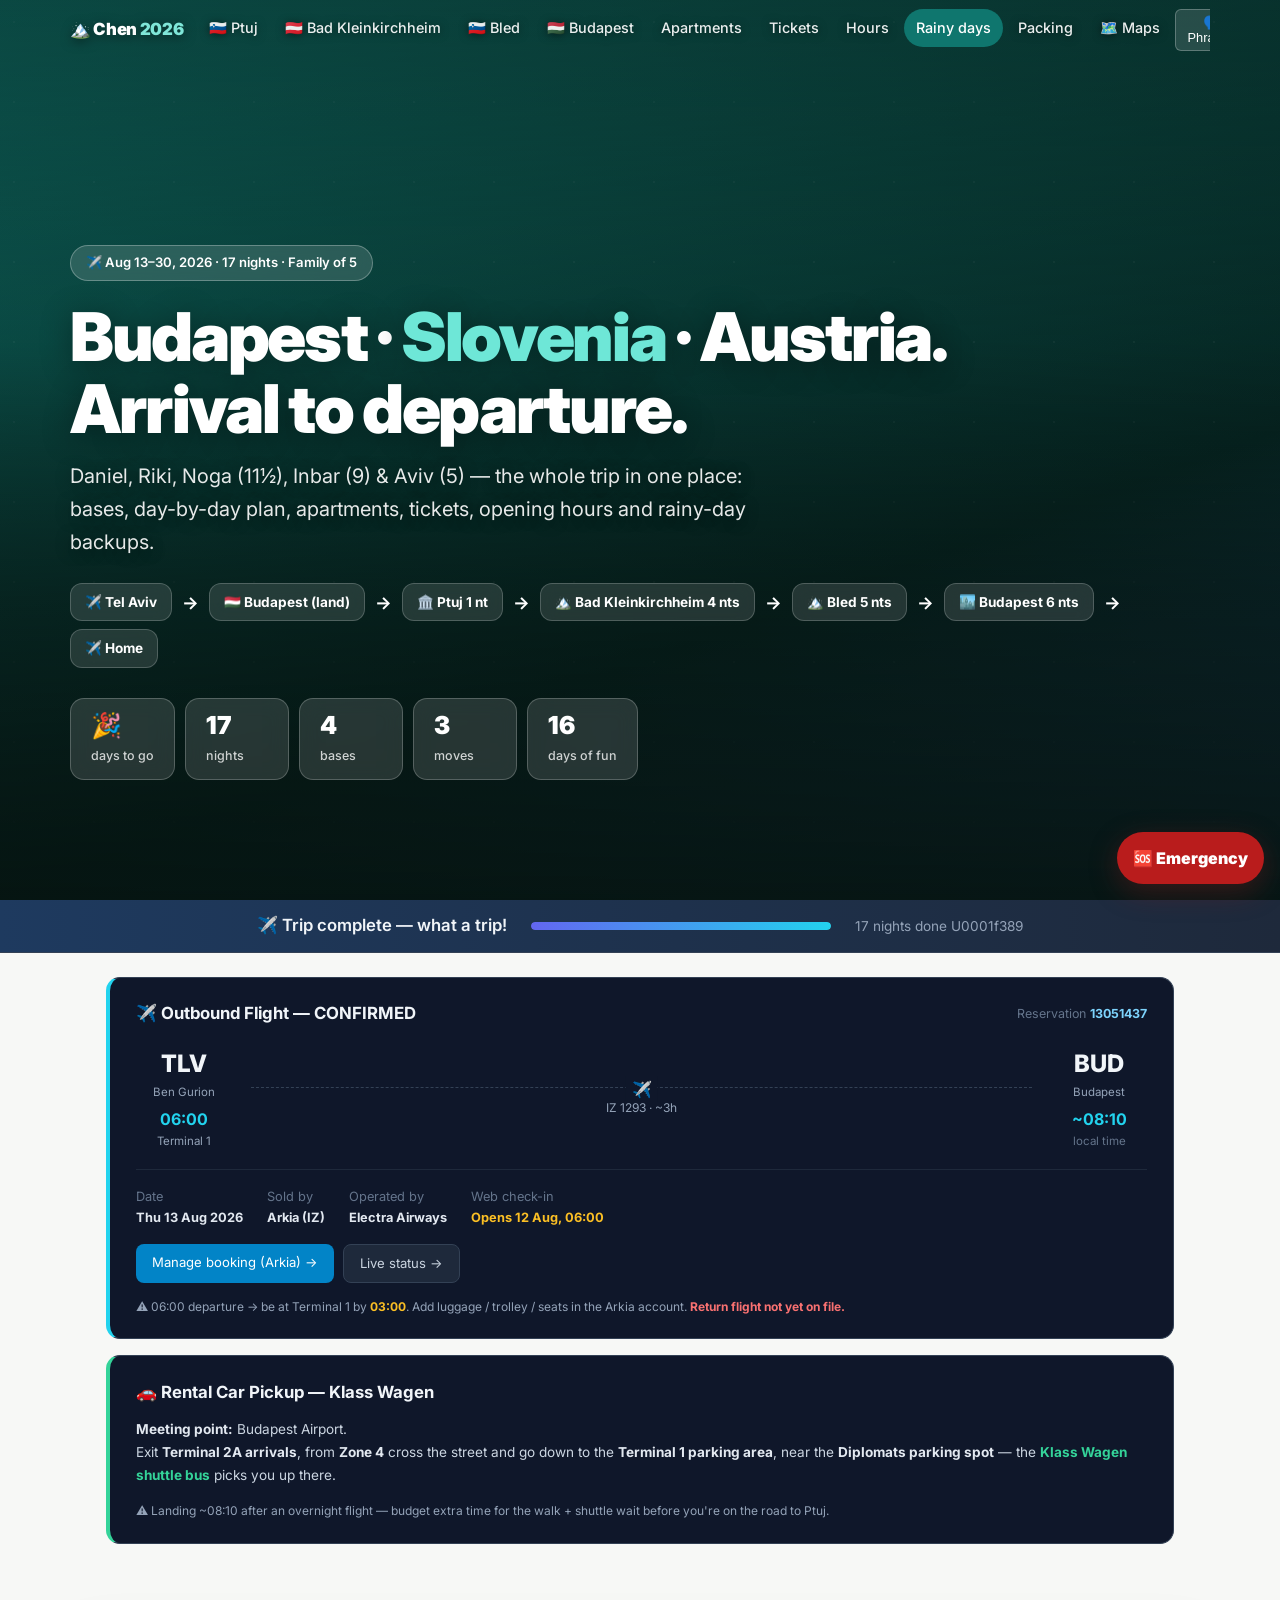
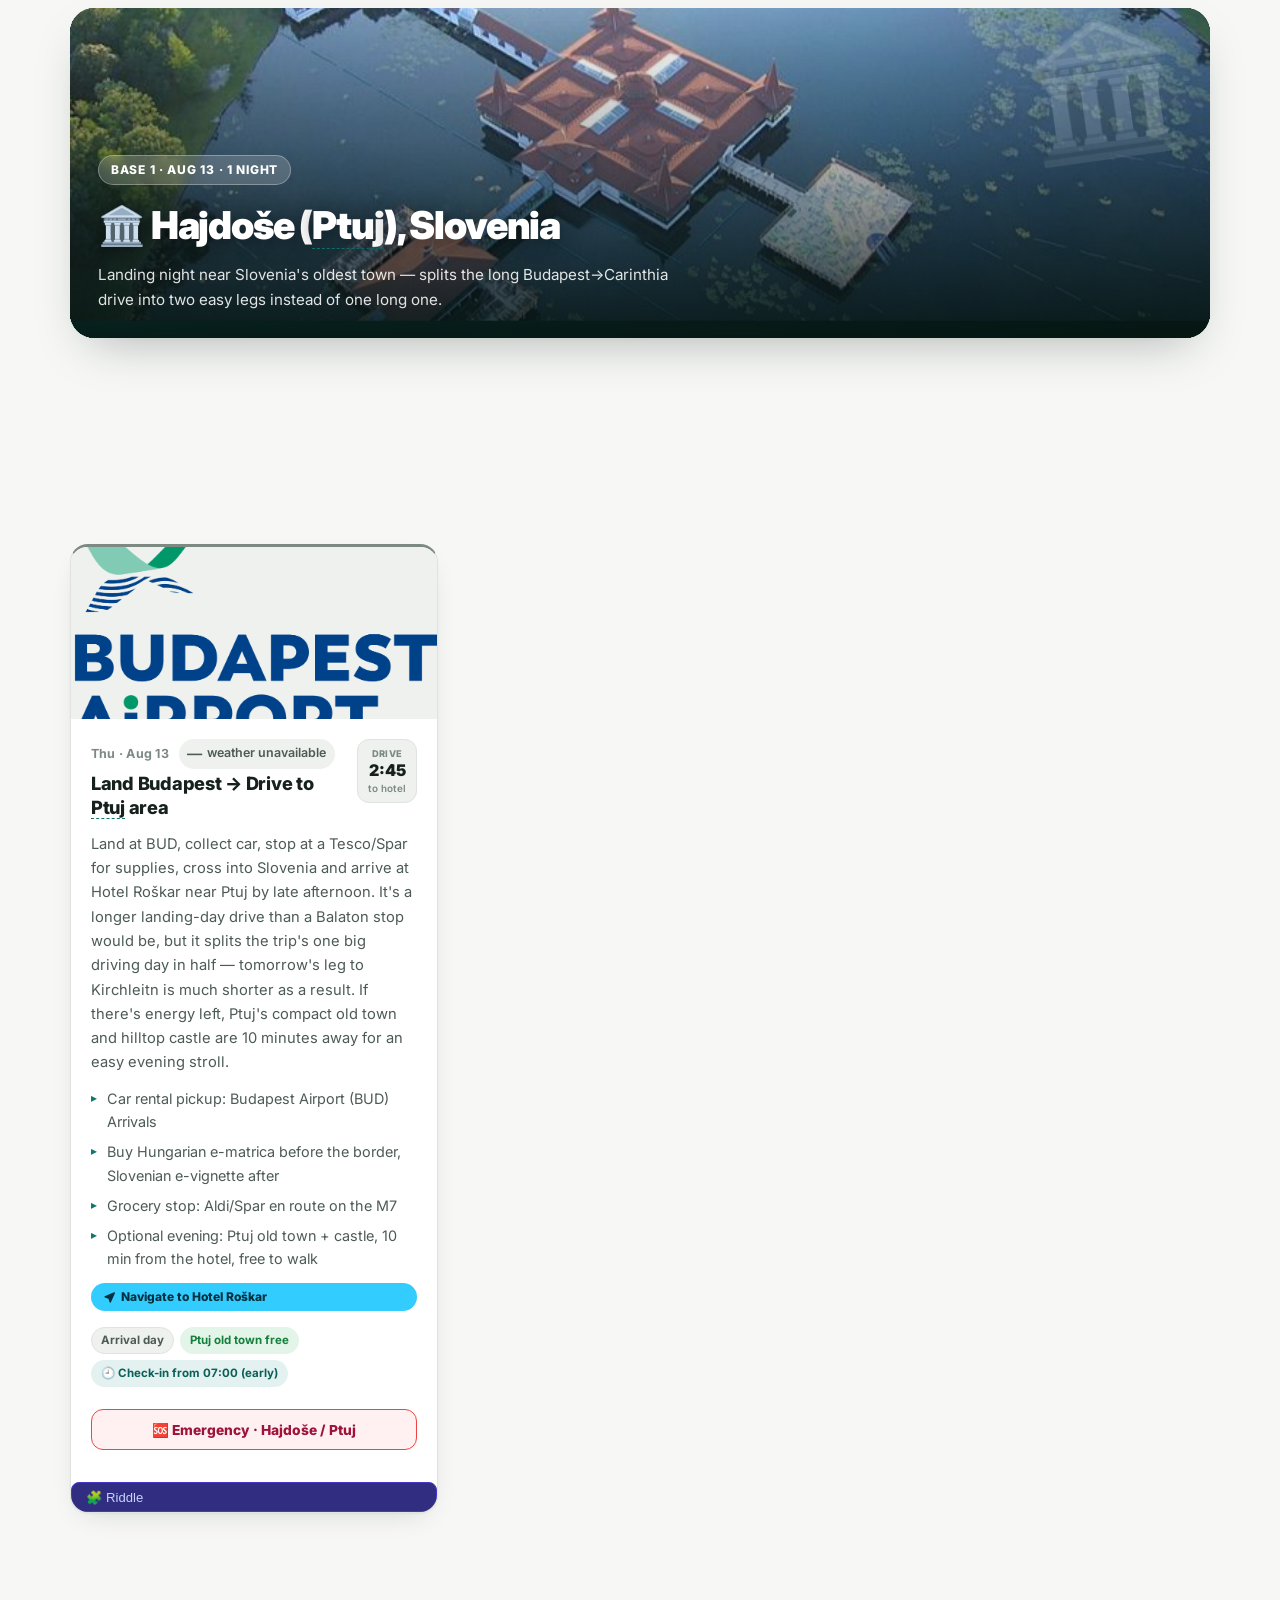
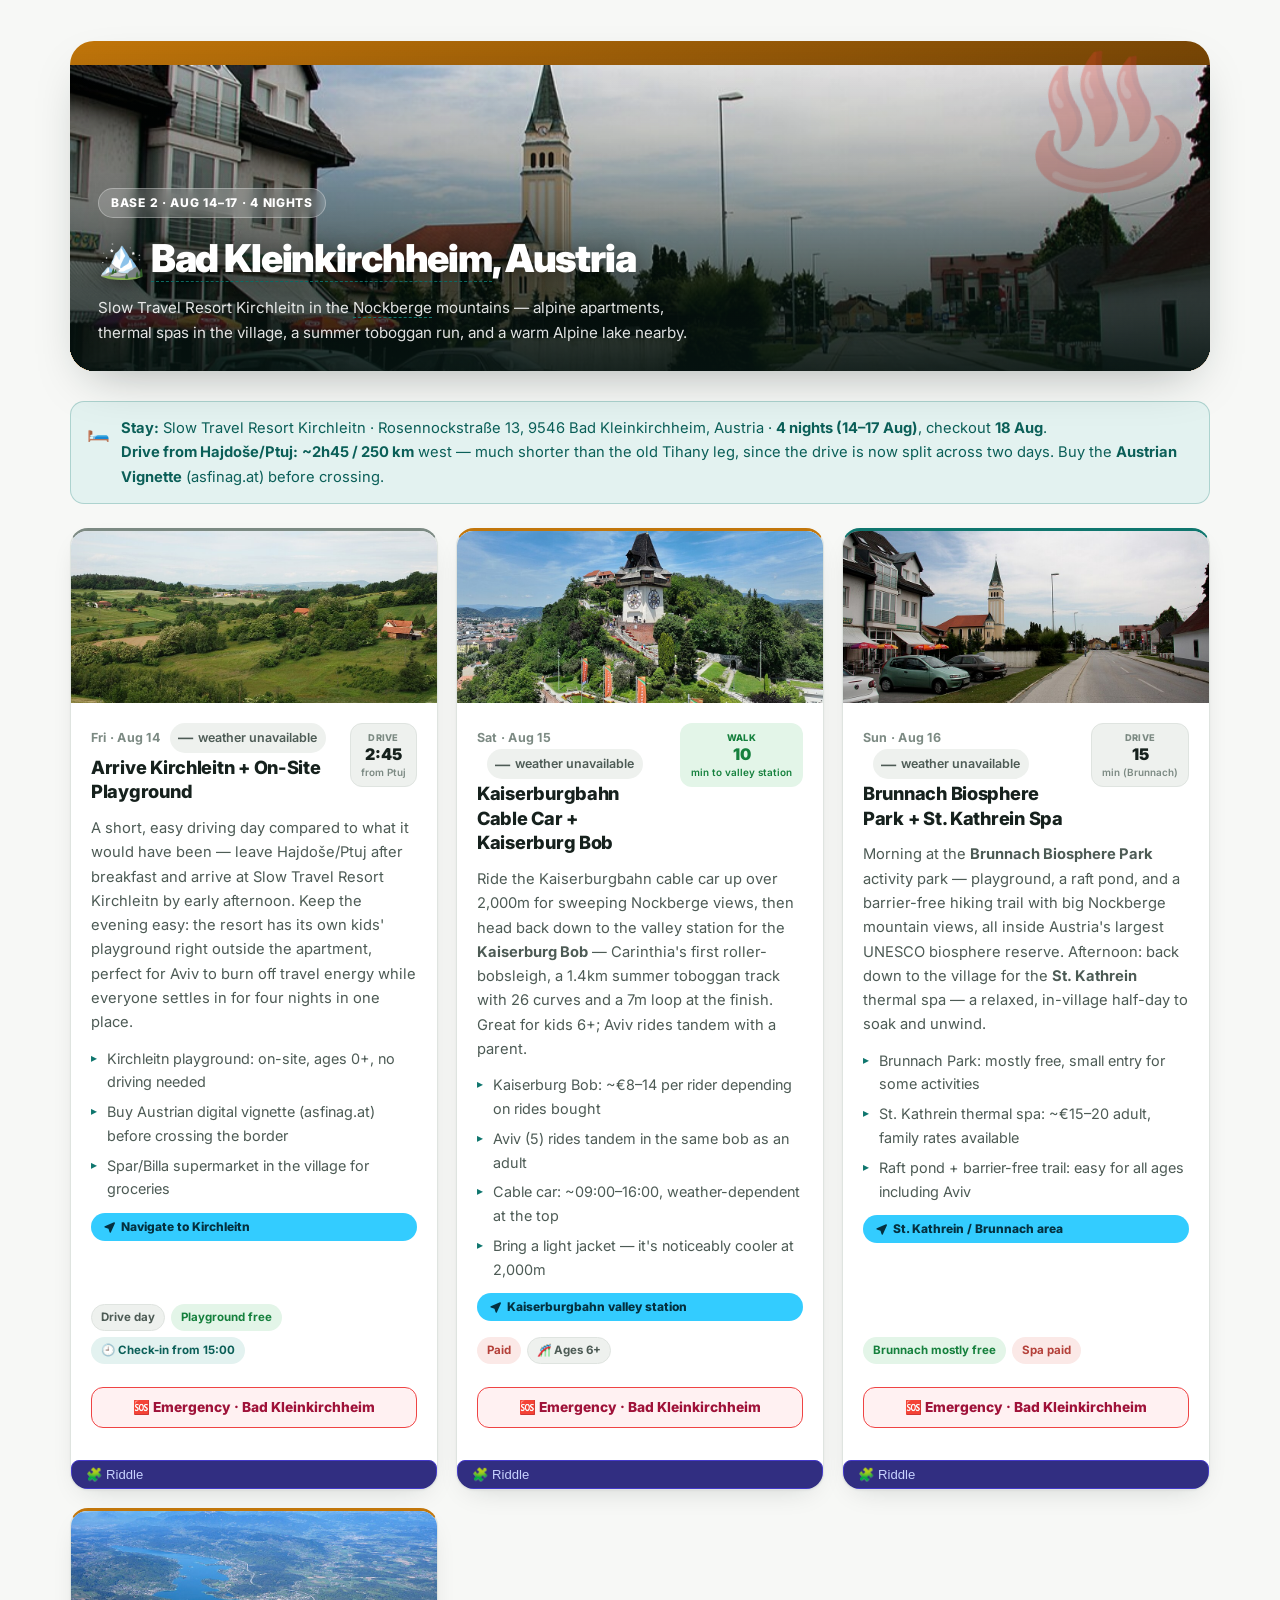
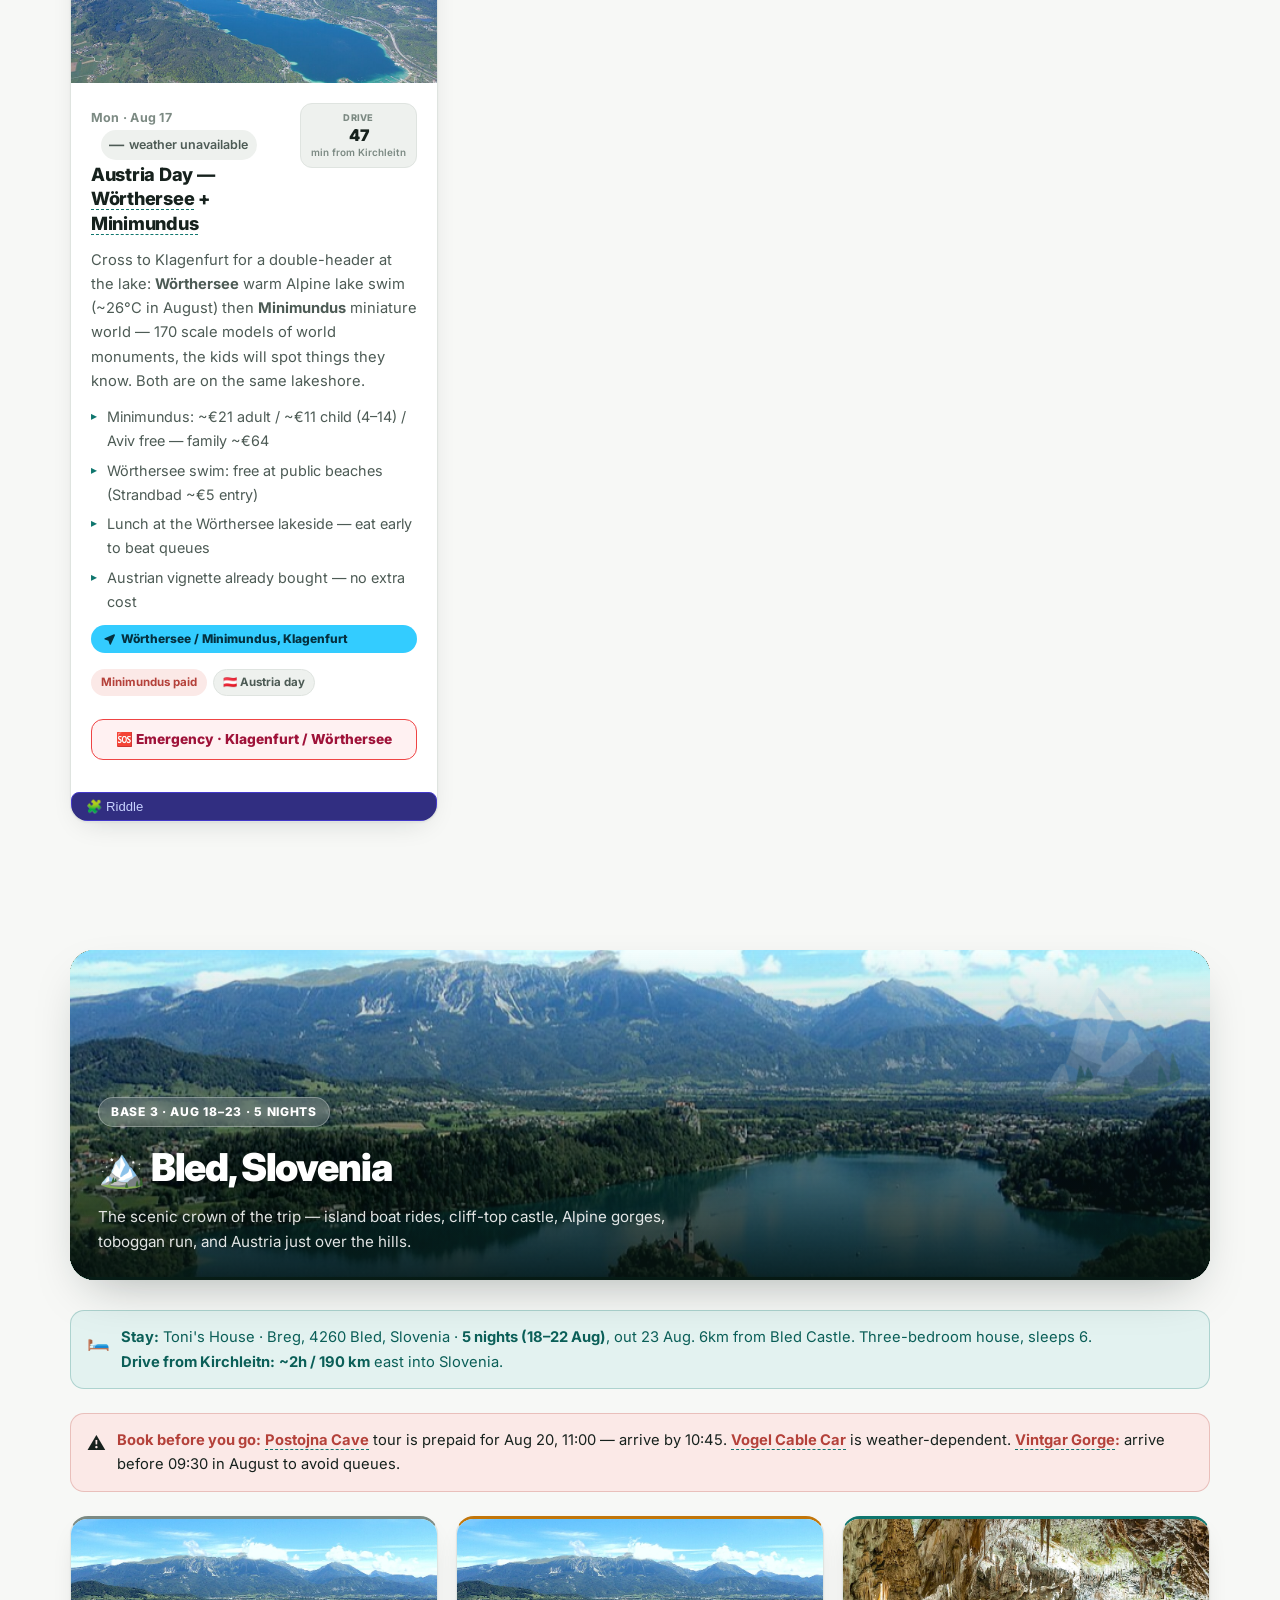
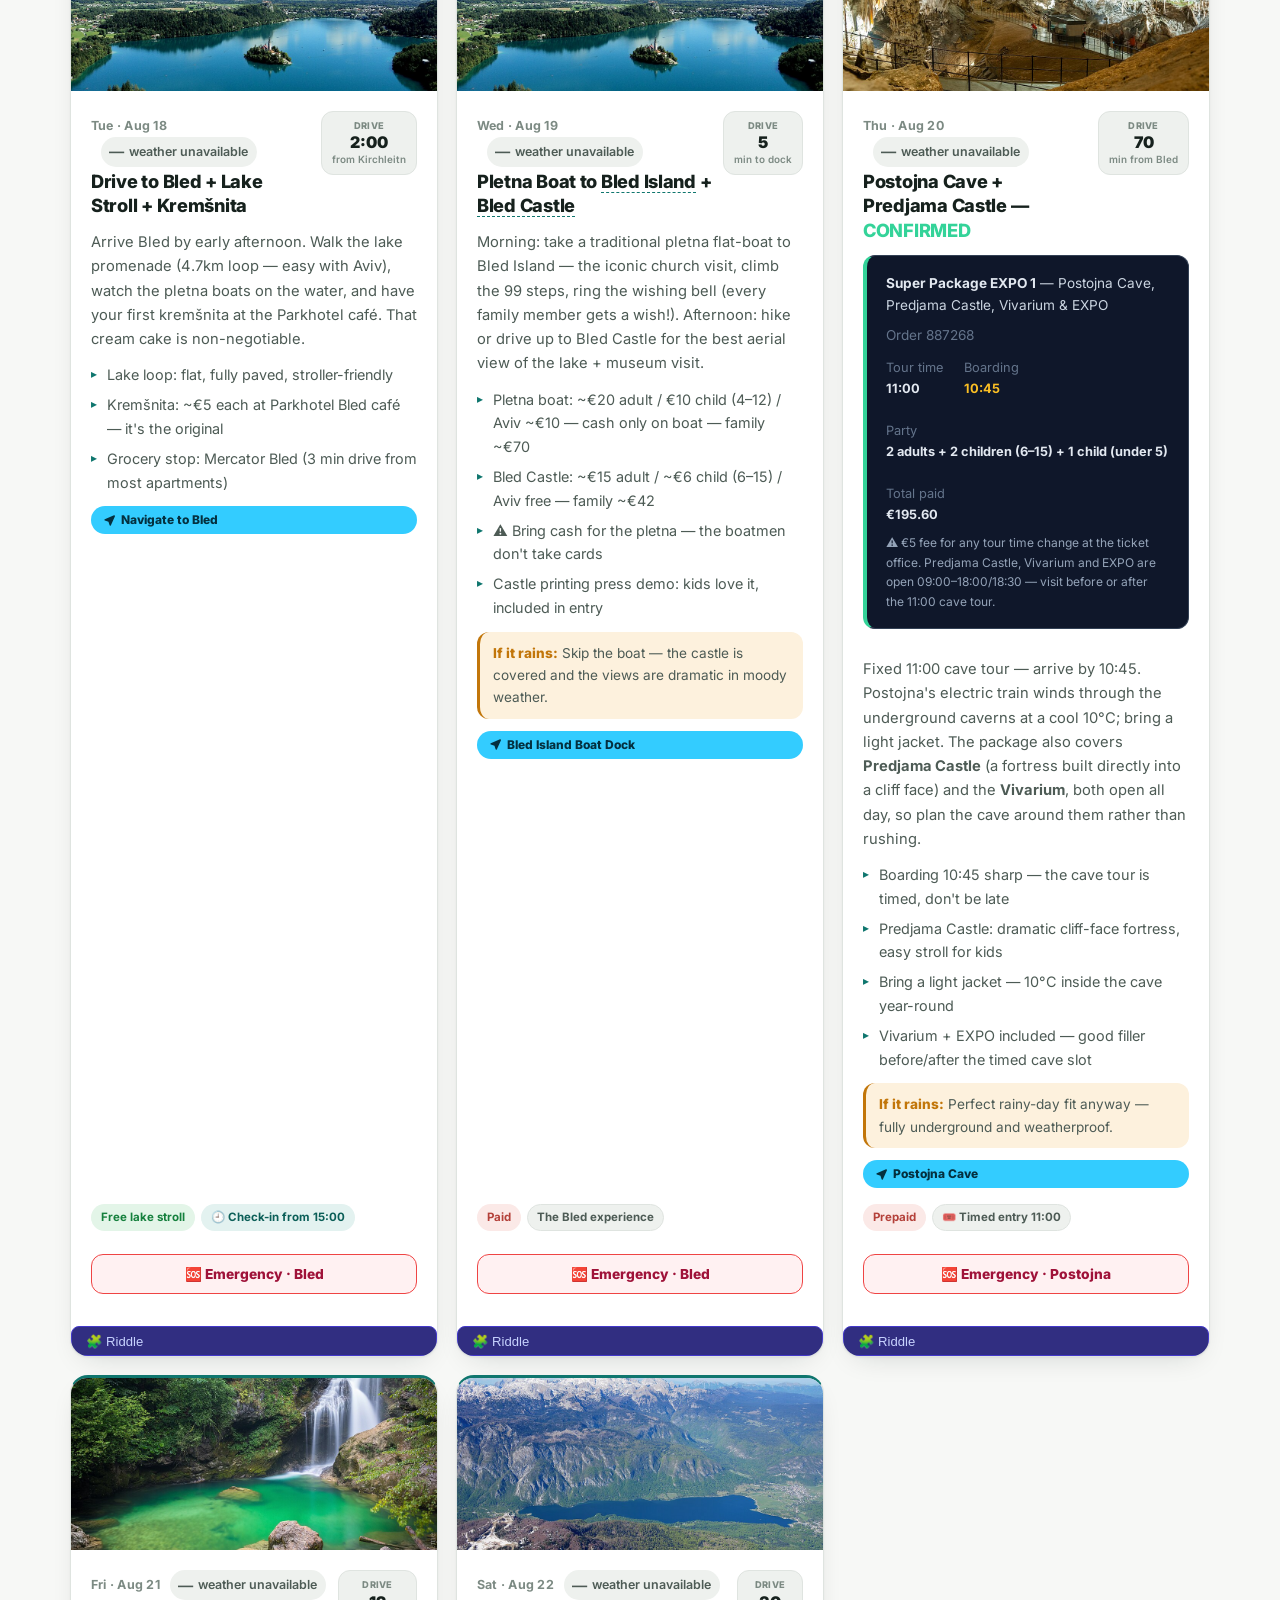
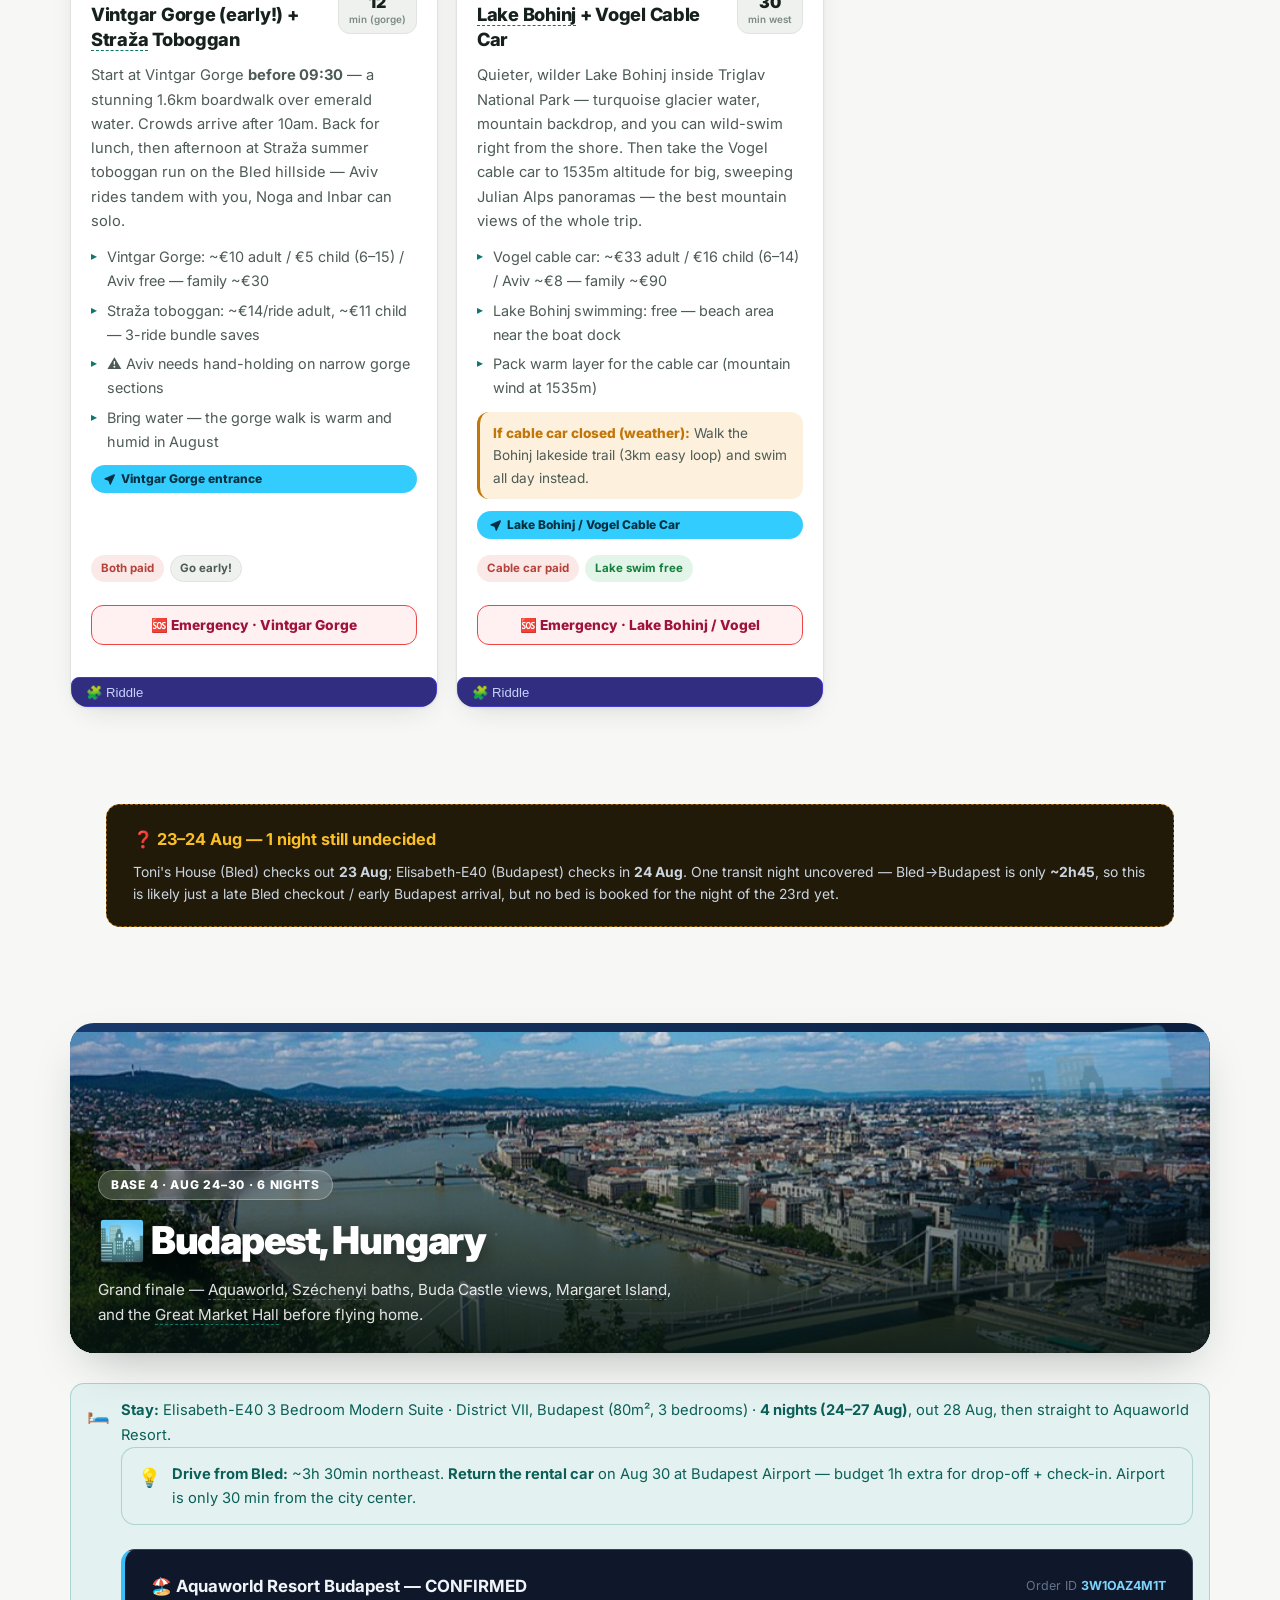
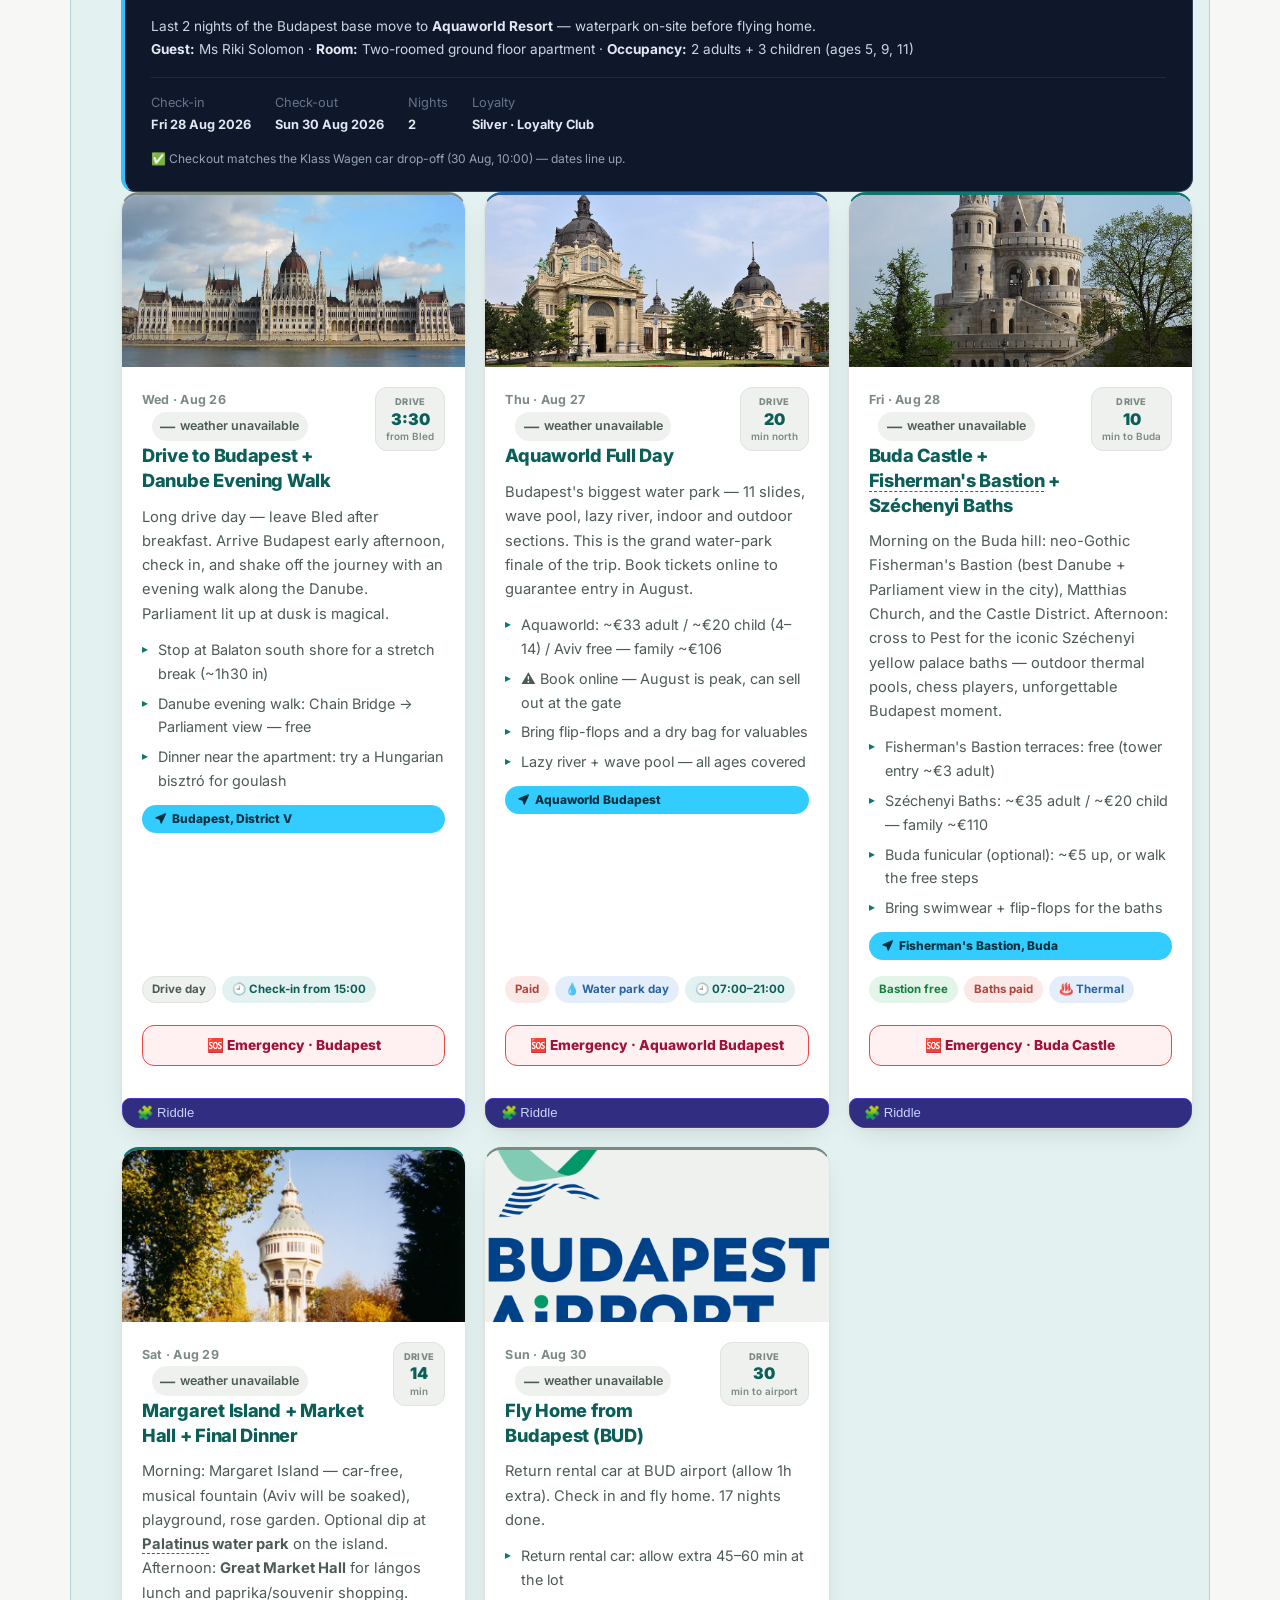
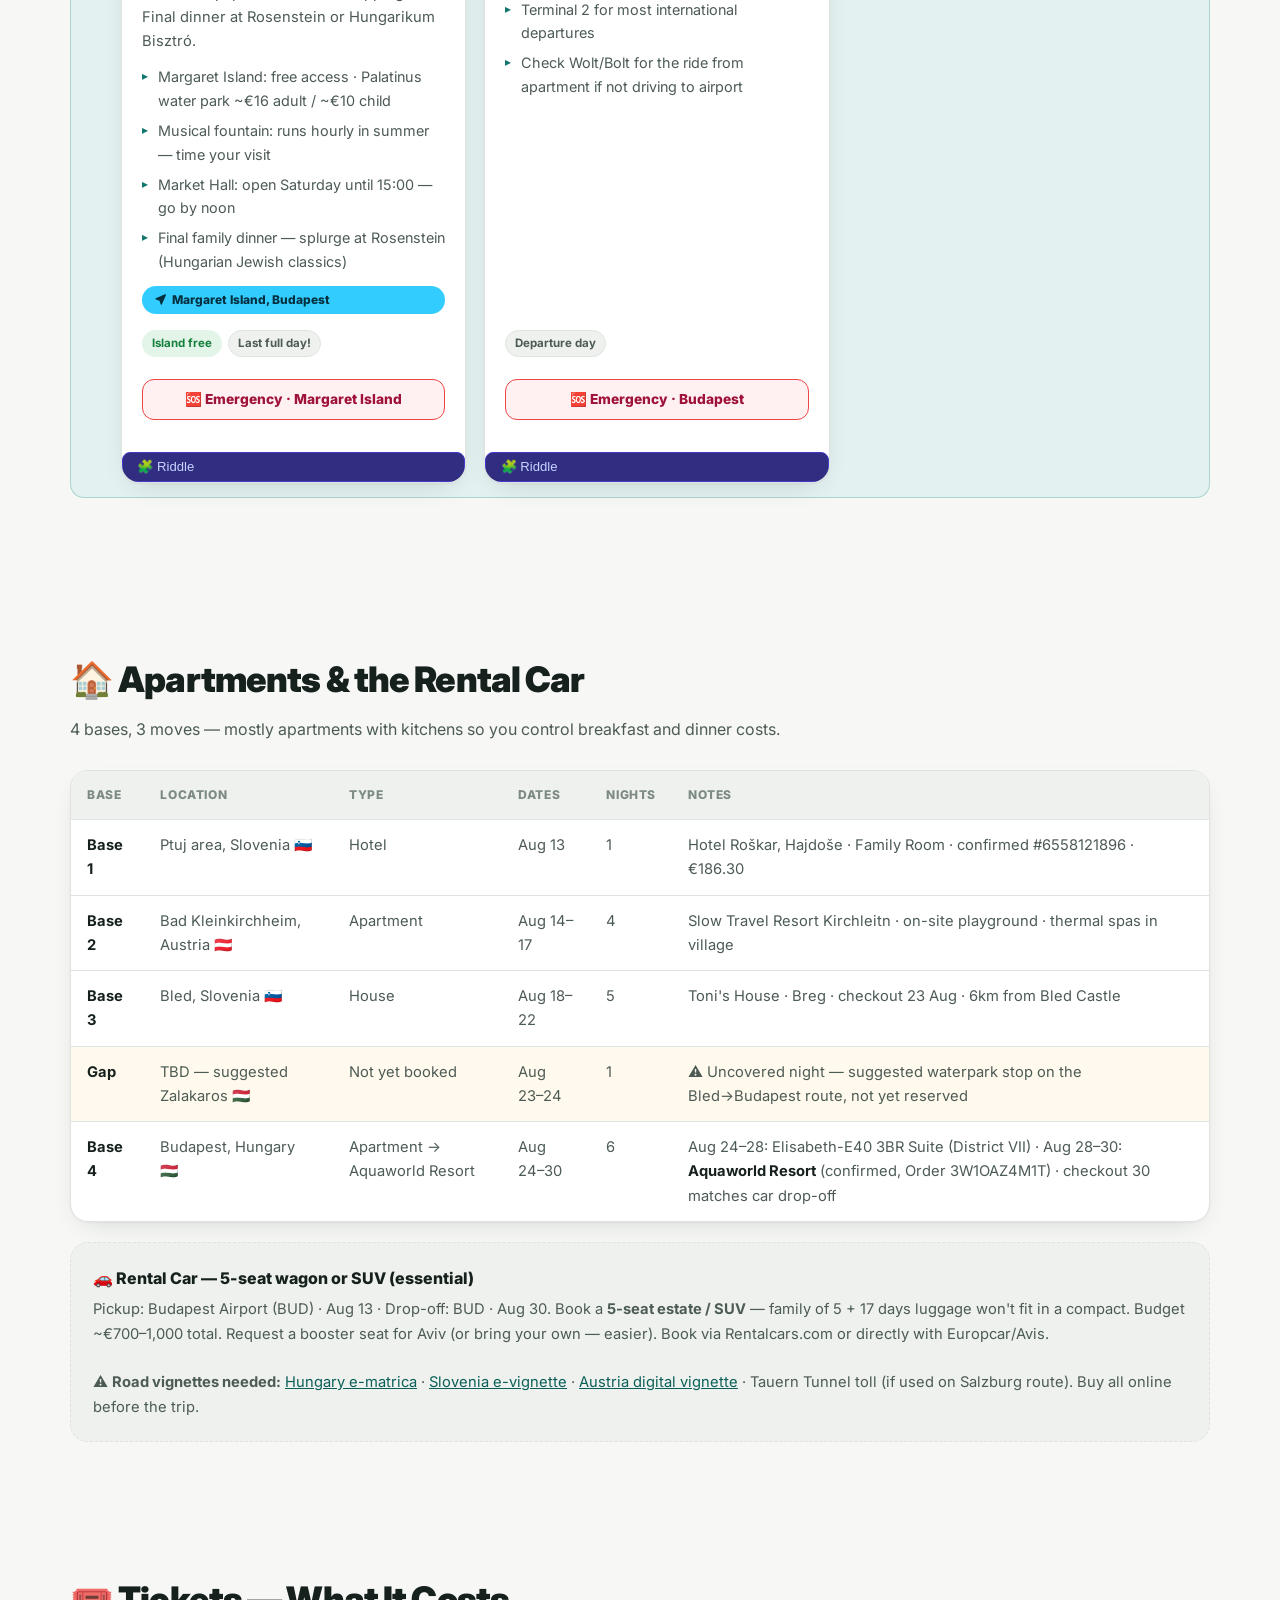
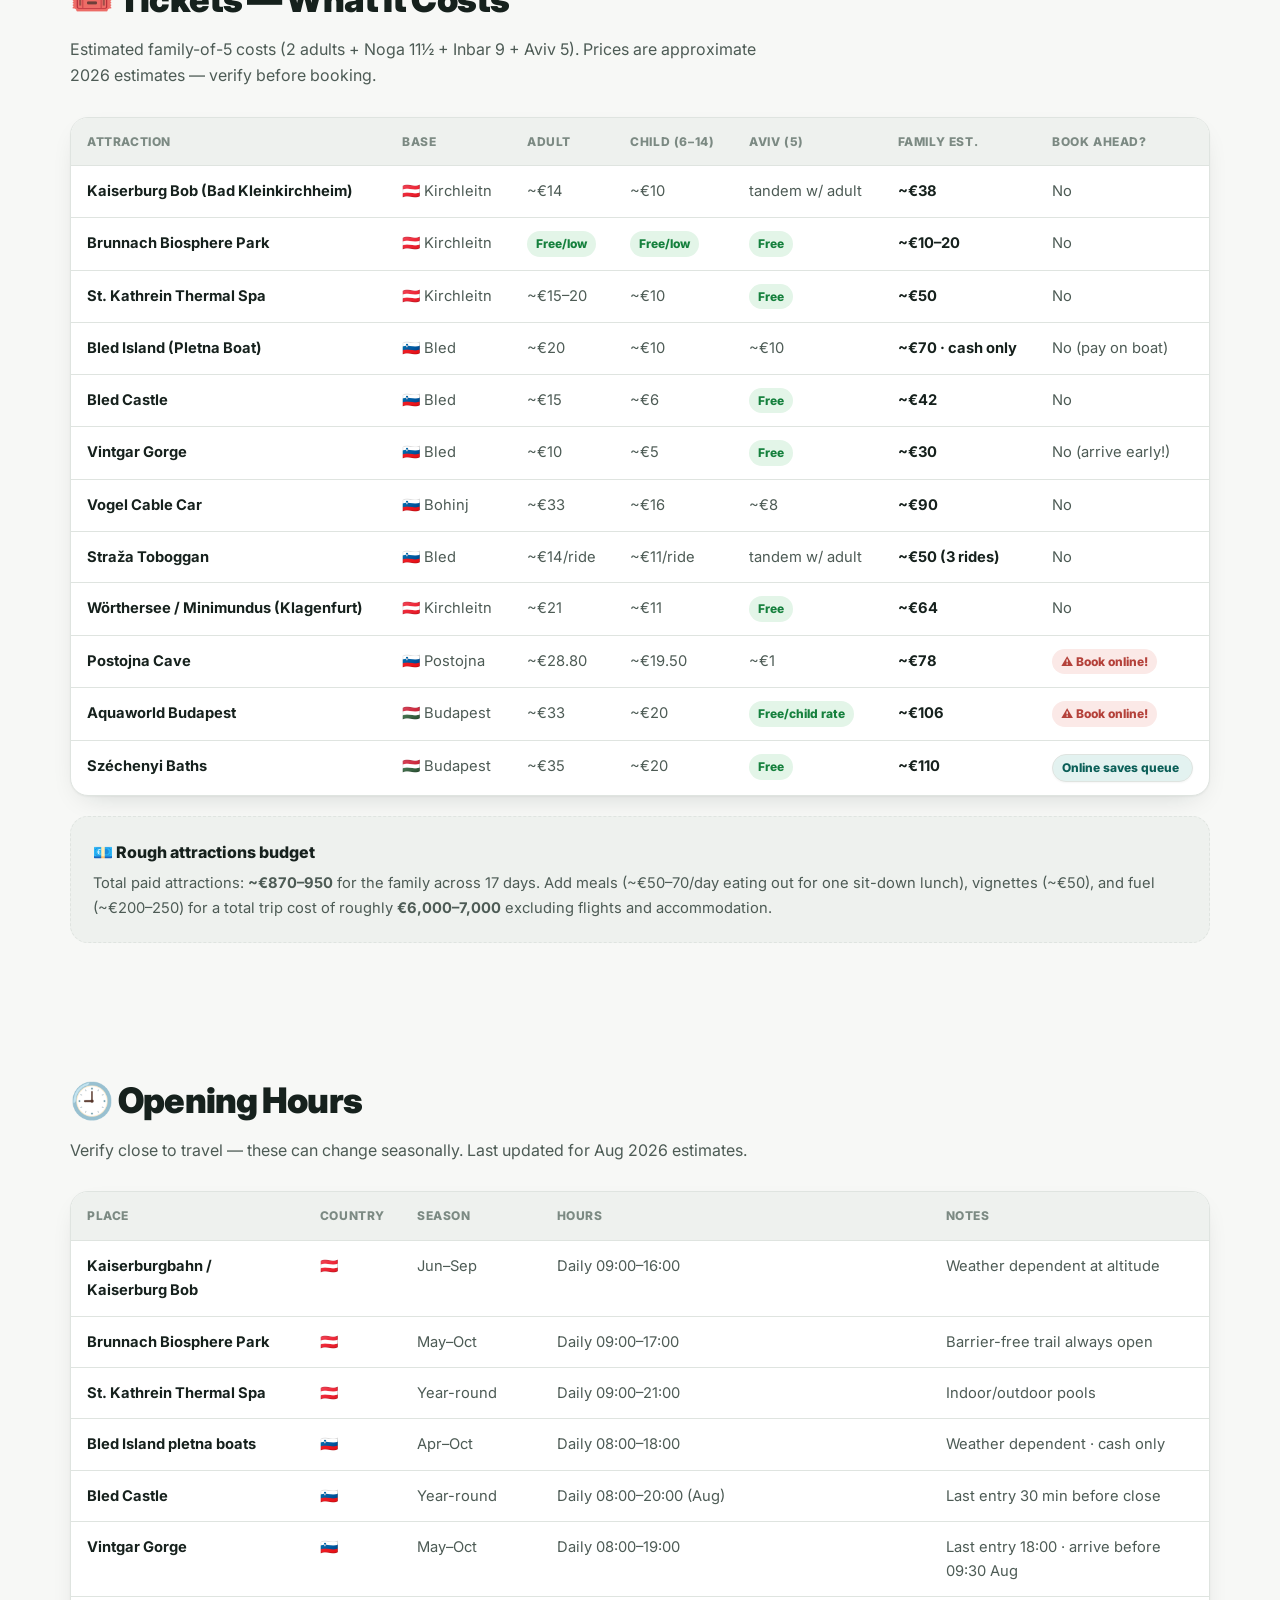
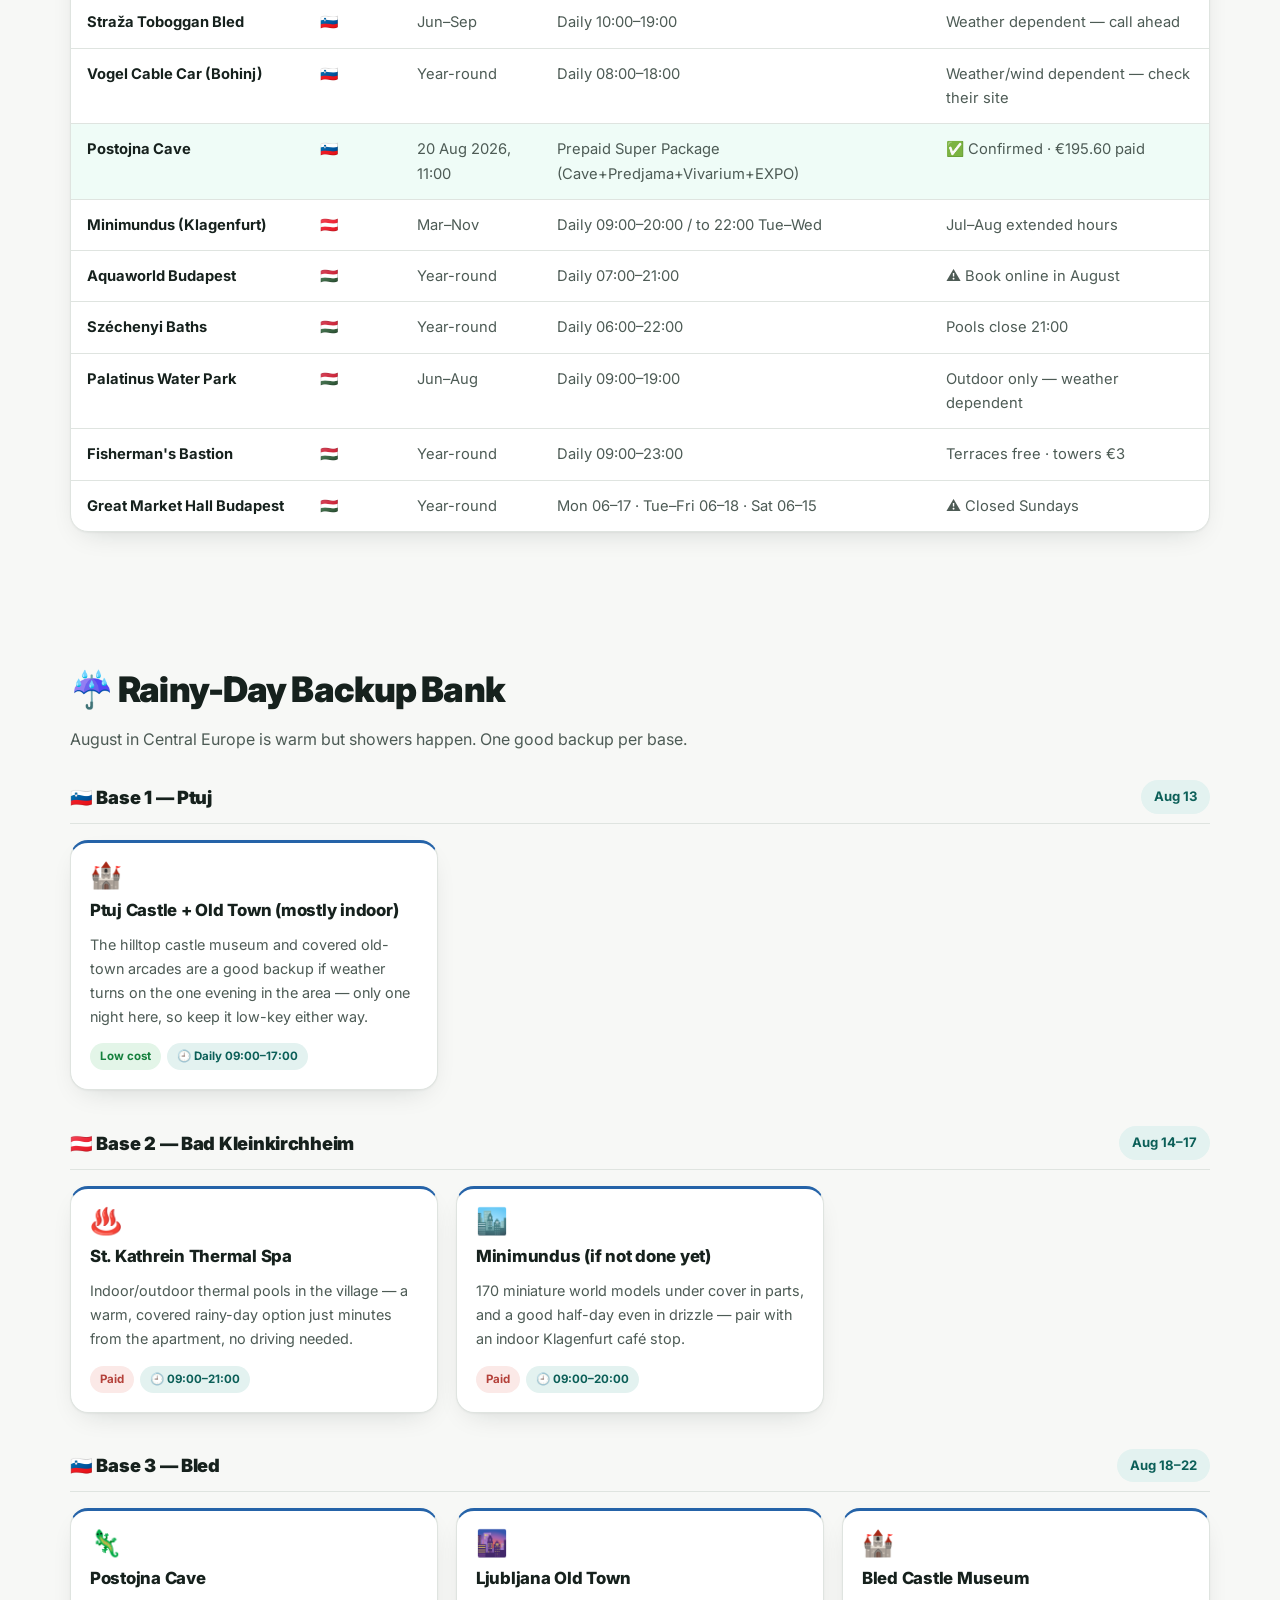
<file: index.html>
<!DOCTYPE html>
<html lang="en">
<head>
<meta charset="utf-8">
<meta name="viewport" content="width=device-width, initial-scale=1">
<title>Chen Family 2026 · <span class="wiki-tip" data-wiki="Budapest">Budapest</span> → Ptuj → Bad Kleinkirchheim → Bled → Budapest</title>
<meta name="description" content="Chen family vacation Aug 13–30 2026. Day-by-day itinerary, apartments, tickets, opening hours, rainy-day backup and packing list.">
<meta name="theme-color" content="#0f766e">
<link rel="preconnect" href="https://fonts.googleapis.com">
<link rel="preconnect" href="https://fonts.gstatic.com" crossorigin>
<link href="https://fonts.googleapis.com/css2?family=Inter:wght@300;400;500;700;800;900&display=swap" rel="stylesheet">
<link rel="icon" href="data:image/svg+xml,<svg xmlns='http://www.w3.org/2000/svg' viewBox='0 0 100 100'><text y='.9em' font-size='90'>🏔️</text></svg>">
<style>
  :root{
    --bg:#f7f8f6; --surface:#ffffff; --surface-2:#eef1ee;
    --ink:#16211d; --ink-2:#4d5b55; --ink-3:#7c8a83; --line:#dfe4e0;
    --brand:#0f766e; --brand-ink:#0b5f58; --brand-soft:#e3f2f0;
    --sun:#c2760a; --sun-soft:#fdf1dd; --rain:#2563a8; --rain-soft:#e4eefa;
    --free:#15803d; --free-soft:#e3f5e8; --pay:#b4413a; --pay-soft:#fbe9e7;
    --radius:18px;
    --shadow:0 1px 2px rgba(16,32,28,.04), 0 10px 30px -14px rgba(16,32,28,.2);
    --shadow-lg:0 20px 50px -20px rgba(16,32,28,.35); --maxw:1180px;
  }
  @media (prefers-color-scheme:dark){:root{
    --bg:#0d1412; --surface:#161f1c; --surface-2:#1d2825; --ink:#e8efec; --ink-2:#a9b8b2; --ink-3:#7d8d87;
    --line:#28332f; --brand:#2dd4bf; --brand-ink:#5eead4; --brand-soft:#12302c;
    --sun:#e0a458; --sun-soft:#33260f; --rain:#7cb2f0; --rain-soft:#13273d;
    --free:#5ec97f; --free-soft:#13301d; --pay:#f08a83; --pay-soft:#37201e;
    --shadow:0 1px 2px rgba(0,0,0,.3),0 12px 34px -16px rgba(0,0,0,.7); --shadow-lg:0 24px 60px -24px rgba(0,0,0,.85);
  }}
  *{box-sizing:border-box;margin:0;padding:0}
  html{scroll-behavior:smooth;scroll-padding-top:70px}
  body{font-family:'Inter',-apple-system,BlinkMacSystemFont,'Segoe UI',sans-serif;background:var(--bg);color:var(--ink);line-height:1.65;-webkit-font-smoothing:antialiased;overflow-x:hidden}
  .wrap{max-width:var(--maxw);margin:0 auto;padding:0 20px}
  img{display:block;max-width:100%}
  a{color:var(--brand-ink)}
  .rv{opacity:0;transform:translateY(26px);transition:opacity .7s cubic-bezier(.16,1,.3,1),transform .7s cubic-bezier(.16,1,.3,1)}
  .rv.in{opacity:1;transform:none}
  .wx-badge{display:inline-flex;align-items:center;gap:.3rem;margin-left:.6rem;padding:.15rem .55rem;border-radius:999px;background:var(--surface-2);font-size:.78rem;font-weight:600;color:var(--ink-2);vertical-align:middle;}
  .wx-badge .wx-icon{font-size:.95rem;}
  .wx-badge.wx-loading{opacity:.5;}

  header{position:fixed;inset:0 0 auto 0;z-index:60;transition:.35s}
  header.solid{background:color-mix(in srgb,var(--bg) 90%,transparent);backdrop-filter:blur(14px) saturate(1.4);box-shadow:0 1px 0 var(--line)}
  .nav{display:flex;align-items:center;gap:14px;height:60px}
  .logo{font-weight:900;font-size:1.05rem;white-space:nowrap;letter-spacing:-.02em;color:#fff;text-shadow:0 2px 12px rgba(0,0,0,.5);transition:.35s}
  .logo span{color:#7fe6d8}
  header.solid .logo{color:var(--ink);text-shadow:none}
  header.solid .logo span{color:var(--brand)}
  .nav ul{list-style:none;display:flex;gap:3px;margin-inline-start:auto;overflow-x:auto;scrollbar-width:none}
  .nav ul::-webkit-scrollbar{display:none}
  .nav a{display:block;padding:7px 12px;border-radius:99px;color:rgba(255,255,255,.92);text-decoration:none;font-size:.9rem;font-weight:500;white-space:nowrap;text-shadow:0 1px 8px rgba(0,0,0,.5);transition:.2s}
  header.solid .nav a{color:var(--ink-2);text-shadow:none}
  .nav a:hover{background:rgba(255,255,255,.16)}
  header.solid .nav a:hover{background:var(--surface-2);color:var(--ink)}
  .nav a.on{background:var(--brand);color:#fff;text-shadow:none}
  .hero{position:relative;min-height:100svh;display:flex;align-items:flex-end;overflow:hidden;color:#fff}
  .hero-bg{position:absolute;inset:-2%;z-index:0;background:linear-gradient(160deg,#0f766e 0%,#0a4a44 35%,#062724 65%,#1a3a5c 100%);animation:kb 26s ease-in-out infinite alternate;will-change:transform}
  .hero-bg::after{content:"";position:absolute;inset:0;background:url("data:image/svg+xml,%3Csvg xmlns='http://www.w3.org/2000/svg' width='80' height='80'%3E%3Ccircle cx='40' cy='40' r='1' fill='rgba(255,255,255,0.06)'/%3E%3C/svg%3E")}
  @keyframes kb{from{transform:scale(1.06)}to{transform:scale(1.16) translate3d(1.5%,-1.5%,0)}}
  .hero::after{content:"";position:absolute;inset:0;z-index:1;background:linear-gradient(to top,rgba(6,20,17,.94) 0%,rgba(6,20,17,.62) 34%,rgba(6,20,17,.18) 62%,rgba(6,20,17,.45) 100%)}
  .hero .wrap{position:relative;z-index:2;padding-bottom:56px;padding-top:110px;width:100%}
  .eyebrow{display:inline-flex;align-items:center;gap:7px;background:rgba(255,255,255,.14);border:1px solid rgba(255,255,255,.28);backdrop-filter:blur(8px);padding:6px 15px;border-radius:99px;font-size:.82rem;font-weight:600;color:#fff}
  h1{font-size:clamp(2.2rem,6.4vw,4.2rem);font-weight:900;line-height:1.08;letter-spacing:-.035em;margin:20px 0 14px;text-shadow:0 4px 30px rgba(0,0,0,.4)}
  h1 em{font-style:normal;color:#6ee7d7}
  .sub{font-size:clamp(1rem,2.4vw,1.25rem);color:rgba(255,255,255,.9);max-width:56ch;text-shadow:0 2px 14px rgba(0,0,0,.5)}
  .stats{display:flex;flex-wrap:wrap;gap:10px;margin-top:30px}
  .stat{background:rgba(255,255,255,.13);border:1px solid rgba(255,255,255,.22);backdrop-filter:blur(10px);border-radius:14px;padding:12px 20px;min-width:104px;transition:.3s}
  .stat:hover{transform:translateY(-4px);background:rgba(255,255,255,.2)}
  .stat b{display:block;font-size:1.55rem;font-weight:900;line-height:1.2;letter-spacing:-.02em}
  .stat small{color:rgba(255,255,255,.78);font-size:.78rem;font-weight:500}
  .stat.count b{color:#6ee7d7}
  .route{display:flex;flex-wrap:wrap;gap:8px;margin-top:24px;align-items:center}
  .rb{background:rgba(255,255,255,.12);border:1px solid rgba(255,255,255,.2);backdrop-filter:blur(8px);padding:7px 14px;border-radius:12px;font-size:.85rem;font-weight:700;color:#fff}
  .rb.arrow{background:none;border:none;backdrop-filter:none;font-size:1.1rem;padding:0 2px}
  section{padding:64px 0;scroll-margin-top:64px}
  .sec-head{margin-bottom:28px}
  .sec-head h2{font-size:clamp(1.55rem,3.8vw,2.2rem);font-weight:900;letter-spacing:-.025em;display:flex;align-items:center;gap:10px;flex-wrap:wrap}
  .sec-head p{color:var(--ink-2);margin-top:8px;max-width:72ch}
  .seg-meta{display:flex;flex-wrap:wrap;gap:8px;margin-top:16px}
  .chip{display:inline-flex;align-items:center;gap:6px;background:var(--surface-2);border:1px solid var(--line);padding:5px 12px;border-radius:99px;font-size:.82rem;font-weight:500;color:var(--ink-2)}
  .chip.brand{background:var(--brand-soft);color:var(--brand-ink);border-color:transparent;font-weight:700}
  .banner{position:relative;height:clamp(210px,32vw,330px);border-radius:24px;overflow:hidden;margin-bottom:30px;box-shadow:var(--shadow-lg);display:flex;align-items:flex-end}
  .banner img{position:absolute;inset:0;width:100%;height:120%;object-fit:cover;will-change:transform;transform:translateY(var(--par,0px))}
  .banner::after{content:"";position:absolute;inset:0;background:linear-gradient(to top,rgba(6,20,17,.88),rgba(6,20,17,.25) 60%,transparent)}
  .banner-txt{position:relative;z-index:2;padding:26px 28px;color:#fff}
  .banner-txt .k{display:inline-block;font-size:.75rem;font-weight:800;letter-spacing:.06em;background:rgba(255,255,255,.18);border:1px solid rgba(255,255,255,.3);backdrop-filter:blur(6px);padding:4px 12px;border-radius:99px;margin-bottom:9px}
  .banner-txt h2{font-size:clamp(1.5rem,4vw,2.4rem);font-weight:900;letter-spacing:-.03em;text-shadow:0 3px 20px rgba(0,0,0,.5)}
  .banner-txt p{font-size:.95rem;color:rgba(255,255,255,.88);margin-top:5px;max-width:60ch}
  .banner.grad{background:linear-gradient(140deg,#0f766e,#0a3f3a 62%,#062724)}
  .banner.grad.sun{background:linear-gradient(140deg,#c2760a,#8a5107 58%,#5e3604)}
  .banner.grad.blue{background:linear-gradient(140deg,#1a3a6c,#0f2548 58%,#09162e)}
  .banner.grad.bled{background:linear-gradient(140deg,#1f6b4e,#0d4a32 55%,#072e1e)}
  .banner.grad .big{position:absolute;inset-inline-end:26px;top:14px;z-index:0;font-size:clamp(4.5rem,13vw,8rem);line-height:1;opacity:.3;transform:rotate(-8deg)}
  .days{display:grid;gap:18px;grid-template-columns:repeat(auto-fill,minmax(320px,1fr))}
  .day{background:var(--surface);border:1px solid var(--line);border-radius:var(--radius);box-shadow:var(--shadow);overflow:hidden;display:flex;flex-direction:column;transition:transform .3s cubic-bezier(.16,1,.3,1),box-shadow .3s;border-top:3px solid var(--brand)}
  .day:hover{transform:translateY(-6px);box-shadow:var(--shadow-lg)}
  .day.travel{border-top-color:var(--ink-3)}
  .day.water{border-top-color:var(--rain)}
  .day.highlight{border-top-color:var(--sun)}
  .day-pic{height:172px;overflow:hidden;position:relative;background:var(--surface-2)}
  .ph{display:grid;place-items:center;font-size:3.2rem;line-height:1;background:radial-gradient(120% 120% at 20% 0%,var(--brand-soft),transparent 70%),linear-gradient(135deg,var(--surface-2),var(--surface))}
  .ph.rainy{background:radial-gradient(120% 120% at 20% 0%,var(--rain-soft),transparent 70%),linear-gradient(135deg,var(--surface-2),var(--surface))}
  .ph.sunny{background:radial-gradient(120% 120% at 20% 0%,var(--sun-soft),transparent 70%),linear-gradient(135deg,var(--surface-2),var(--surface))}
  .day-body{padding:20px;display:flex;flex-direction:column;gap:12px;flex:1}
  .day-top{display:flex;align-items:flex-start;justify-content:space-between;gap:10px}
  .date{font-size:.78rem;font-weight:700;color:var(--ink-3);letter-spacing:.02em}
  .day h3{font-size:1.14rem;font-weight:800;line-height:1.35;letter-spacing:-.015em;margin-top:2px}
  .drive{flex:none;background:var(--surface-2);border:1px solid var(--line);border-radius:12px;padding:6px 10px;text-align:center}
  .drive .lbl{display:block;font-size:.58rem;color:var(--ink-3);font-weight:800;letter-spacing:.03em}
  .drive b{display:block;font-size:1rem;font-weight:900;line-height:1.15}
  .drive small{display:block;font-size:.62rem;color:var(--ink-3);font-weight:600}
  .drive.walk{background:var(--free-soft);border-color:transparent}
  .drive.walk b,.drive.walk small,.drive.walk .lbl{color:var(--free)}
  .day p{font-size:.92rem;color:var(--ink-2)}
  .day ul{list-style:none;display:flex;flex-direction:column;gap:6px;font-size:.9rem;color:var(--ink-2)}
  .day li{padding-inline-start:16px;position:relative}
  .day li::before{content:"▸";position:absolute;inset-inline-start:0;color:var(--brand);font-size:.75rem;top:1px}
  .tags{display:flex;flex-wrap:wrap;gap:6px;margin-top:auto;padding-top:4px}
  .tag{font-size:.72rem;font-weight:700;padding:3px 9px;border-radius:99px;background:var(--surface-2);color:var(--ink-2);border:1px solid var(--line)}
  .tag.free{background:var(--free-soft);color:var(--free);border-color:transparent}
  .tag.pay{background:var(--pay-soft);color:var(--pay);border-color:transparent}
  .tag.hours{background:var(--brand-soft);color:var(--brand-ink);border-color:transparent}
  .tag.water{background:var(--rain-soft);color:var(--rain);border-color:transparent}
  .alt{background:var(--sun-soft);border-radius:12px;padding:10px 13px;font-size:.85rem;color:var(--ink-2);border-inline-start:3px solid var(--sun)}
  .alt b{color:var(--sun);font-weight:800}
  .wazebtn{display:inline-flex;align-items:center;gap:5px;background:#33ccff;color:#04303f;font-weight:800;font-size:.75rem;padding:4px 11px;border-radius:99px;text-decoration:none;line-height:1.5;white-space:nowrap;border:1px solid transparent;transition:.2s}
  .wazebtn:hover{background:#16c1f5;transform:translateY(-1px)}
  .wazebtn svg{width:13px;height:13px;fill:currentColor;flex:none}
  .alt .wazebtn{margin-top:8px}
  .warn{display:flex;gap:11px;align-items:flex-start;background:var(--pay-soft);border:1px solid color-mix(in srgb,var(--pay) 25%,transparent);border-radius:14px;padding:14px 16px;font-size:.92rem;margin-bottom:24px}
  .warn b{color:var(--pay)}
  .warn .ico{font-size:1.15rem;flex:none}
  .info{display:flex;gap:11px;align-items:flex-start;background:var(--brand-soft);border:1px solid color-mix(in srgb,var(--brand) 25%,transparent);border-radius:14px;padding:14px 16px;font-size:.92rem;margin-bottom:24px;color:var(--brand-ink)}
  .info .ico{font-size:1.15rem;flex:none}
  .tablewrap{overflow-x:auto;background:var(--surface);border:1px solid var(--line);border-radius:var(--radius);box-shadow:var(--shadow)}
  table{width:100%;border-collapse:collapse;min-width:560px;font-size:.92rem}
  th{text-align:start;padding:14px 16px;font-size:.75rem;font-weight:800;letter-spacing:.05em;text-transform:uppercase;color:var(--ink-3);background:var(--surface-2);border-bottom:1px solid var(--line);white-space:nowrap}
  td{padding:13px 16px;border-bottom:1px solid var(--line);vertical-align:top;color:var(--ink-2)}
  tr:last-child td{border-bottom:none}
  tbody tr:hover td{background:var(--surface-2)}
  td strong{color:var(--ink);font-weight:700}
  .pill{display:inline-block;font-size:.75rem;font-weight:800;padding:3px 9px;border-radius:99px;white-space:nowrap}
  .pill.free{background:var(--free-soft);color:var(--free)}
  .pill.pay{background:var(--pay-soft);color:var(--pay)}
  .pill.card{background:var(--brand-soft);color:var(--brand-ink)}
  .grid{display:grid;gap:18px;grid-template-columns:repeat(auto-fill,minmax(290px,1fr))}
  .card{background:var(--surface);border:1px solid var(--line);border-radius:var(--radius);box-shadow:var(--shadow);overflow:hidden;display:flex;flex-direction:column;transition:transform .3s cubic-bezier(.16,1,.3,1),box-shadow .3s}
  .card:hover{transform:translateY(-6px);box-shadow:var(--shadow-lg)}
  .card-pic{height:158px;overflow:hidden;background:var(--surface-2)}
  .card-body{padding:19px;display:flex;flex-direction:column;gap:9px;flex:1}
  .card .ico{font-size:1.6rem;line-height:1}
  .card h3{font-size:1.05rem;font-weight:800;letter-spacing:-.015em}
  .card p{font-size:.9rem;color:var(--ink-2)}
  .card .meta{display:flex;flex-wrap:wrap;gap:6px;margin-top:auto;padding-top:6px}
  .rain .card{border-top:3px solid var(--rain)}
  .sunny .card{border-top:3px solid var(--sun)}
  .keycard{background:linear-gradient(140deg,var(--brand),var(--brand-ink));border:none;color:#fff}
  .keycard h3,.keycard p{color:#fff}.keycard p{opacity:.93}
  .keycard .tag{background:rgba(255,255,255,.2);color:#fff;border-color:transparent}
  .packgrid{display:grid;gap:18px;grid-template-columns:repeat(auto-fit,minmax(300px,1fr))}
  .pack{background:var(--surface);border:1px solid var(--line);border-radius:var(--radius);padding:22px;box-shadow:var(--shadow)}
  .pack h3{font-size:1.05rem;font-weight:800;margin-bottom:12px;display:flex;align-items:center;gap:8px}
  .pack label{display:flex;align-items:flex-start;gap:11px;padding:8px 0;font-size:.92rem;color:var(--ink-2);cursor:pointer;border-bottom:1px solid var(--line)}
  .pack label:last-of-type{border-bottom:none}
  .pack input{appearance:none;width:20px;height:20px;flex:none;margin-top:2px;border:2px solid var(--line);border-radius:7px;cursor:pointer;transition:.2s;position:relative}
  .pack input:checked{background:var(--brand);border-color:var(--brand)}
  .pack input:checked::after{content:"✓";position:absolute;inset:0;display:grid;place-items:center;color:#fff;font-size:.73rem;font-weight:900}
  .pack input:checked + span{text-decoration:line-through;color:var(--ink-3)}
  .reset{margin-top:16px;background:none;border:1px solid var(--line);color:var(--ink-3);padding:7px 15px;border-radius:99px;font:inherit;font-size:.82rem;font-weight:600;cursor:pointer}
  .note{background:var(--surface-2);border:1px dashed var(--line);border-radius:var(--radius);padding:22px;font-size:.92rem;color:var(--ink-2)}
  .note h3{color:var(--ink);font-size:1rem;font-weight:800;margin-bottom:6px}
  .bank-h{display:flex;align-items:center;gap:10px;margin:36px 0 16px;padding-bottom:9px;border-bottom:1px solid var(--line)}
  .bank-h.first{margin-top:0}
  .bank-h h3{font-size:1.14rem;font-weight:900;letter-spacing:-.015em}
  .bank-h .chip{margin-inline-start:auto}
  footer{border-top:1px solid var(--line);padding:36px 0 44px;margin-top:24px;color:var(--ink-3);font-size:.85rem;text-align:center}
  @media (max-width:640px){section{padding:46px 0}.day-body,.card-body,.pack{padding:17px}.stat{flex:1;min-width:calc(50% - 5px)}}
  @media (prefers-reduced-motion:reduce){*,*::before,*::after{animation:none!important;transition:none!important}.rv{opacity:1!important;transform:none!important}.banner img{transform:none!important}}

  /* ── Language toggle ── */
  #langBtn{transition:.2s}
  header.solid #langBtn{background:var(--surface-2)!important;border-color:var(--line)!important;color:var(--ink)!important}
  body.he{direction:rtl;font-family:'Inter','Arial Hebrew',sans-serif}
  body.he .day li::before{inset-inline-start:0}
  body.he .banner-txt{text-align:right}
  /* ── Wikipedia tooltip ── */
  .wiki-tip{cursor:help;border-bottom:1px dashed var(--brand)}
  .wiki-tip:hover{border-bottom-style:solid}
  #wiki-pop{position:fixed;z-index:9999;width:300px;background:var(--surface);border:1px solid var(--line);border-radius:16px;box-shadow:0 8px 40px -8px rgba(0,0,0,.35);overflow:hidden;opacity:0;pointer-events:none;transition:opacity .18s,transform .18s;transform:translateY(6px);font-size:.87rem;line-height:1.55}
  #wiki-pop.show{opacity:1;pointer-events:auto;transform:translateY(0)}
  #wiki-pop img{width:100%;height:120px;object-fit:cover;display:block}
  #wiki-pop .wb{padding:12px 15px 14px}
  #wiki-pop .wt{font-weight:800;font-size:.93rem;color:var(--ink);margin-bottom:4px}
  #wiki-pop .we{color:var(--ink-2);font-size:.82rem;max-height:110px;overflow-y:auto}
  #wiki-pop .wl{display:inline-block;margin-top:9px;font-size:.77rem;color:var(--brand-ink);font-weight:700;text-decoration:none}
  #wiki-pop .ws{padding:20px;text-align:center;color:var(--ink-3);font-size:.83rem}

/* Riddle button */
.riddle-btn{display:inline-flex;align-items:center;gap:.35rem;margin-top:.75rem;padding:.4rem .9rem;background:#312e81;color:#c7d2fe;border:1px solid #4338ca;border-radius:8px;font-size:.82rem;cursor:pointer;transition:background .15s;}
.riddle-btn:hover{background:#4338ca;}
/* Riddle level buttons */
.rlvl{padding:.45rem 1rem;border-radius:8px;border:1px solid #334155;background:#0f172a;color:#94a3b8;cursor:pointer;font-size:.85rem;transition:all .15s;}
.rlvl.active{background:#6366f1;color:#fff;border-color:#6366f1;}
/* Phrase lang buttons */
.plng{padding:.45rem 1rem;border-radius:8px;border:1px solid #334155;background:#0f172a;color:#94a3b8;cursor:pointer;font-size:.85rem;transition:all .15s;}
.plng.active{background:#0284c7;color:#fff;border-color:#0284c7;}
/* Checklist items */
.chk-item{display:flex;align-items:center;gap:.5rem;padding:.25rem 0;cursor:pointer;color:#cbd5e1;}
.chk-item.done{text-decoration:line-through;color:#475569;}
.chk-item input[type=checkbox]{width:16px;height:16px;accent-color:#6366f1;cursor:pointer;}
/* Phrase btn in header */
#phraseNavBtn{background:rgba(255,255,255,.13);border:1px solid rgba(255,255,255,.25);color:#fff;border-radius:6px;padding:.3rem .7rem;cursor:pointer;font-size:.8rem;}
#phraseNavBtn:hover{background:rgba(255,255,255,.25);}

</style>
<link rel="stylesheet" href="emergency.css">
</head>
<body>

<header id="hdr"><div class="wrap nav">
  <div class="logo">🏔️ Chen <span>2026</span></div>
  <ul>
    <li><a href="#seg-1">🇸🇮 Ptuj</a></li>
    <li><a href="#seg-2">🇦🇹 Bad Kleinkirchheim</a></li>
    <li><a href="#seg-3">🇸🇮 Bled</a></li>
    <li><a href="#seg-4">🇭🇺 Budapest</a></li>
    <li><a href="#hotels" data-i18n="Apartments">Apartments</a></li>
    <li><a href="#tickets" data-i18n="Tickets">Tickets</a></li>
    <li><a href="#hours" data-i18n="Hours">Hours</a></li>
    <li><a href="#rain" data-i18n="Rainy days">Rainy days</a></li>
    <li><a href="#pack" data-i18n="Packing">Packing</a></li>
    <li><a href="maps.html">🗺️ Maps</a></li>
  <li><button id="phraseNavBtn" onclick="openPhrases()">🗣️ Phrases</button></li>
  <li><button id="langBtn" onclick="toggleLang()" style="background:rgba(255,255,255,.13);border:1px solid rgba(255,255,255,.28);color:#fff;font:700 .82rem/1 inherit;padding:6px 13px;border-radius:99px;cursor:pointer;transition:.2s;white-space:nowrap;">🇮🇱 עברית</button></li>
  </ul>
</div></header>

<!-- HERO -->
<section class="hero" style="scroll-margin:0">
  <div class="hero-bg"></div>
  <div class="wrap">
    <span class="eyebrow rv">✈️ Aug 13–30, 2026 · 17 nights · Family of 5</span>
    <h1 class="rv">Budapest · <em>Slovenia</em> · Austria.<br>Arrival to departure.</h1>
    <p class="sub rv">Daniel, Riki, Noga (11½), Inbar (9) & Aviv (5) — the whole trip in one place: bases, day-by-day plan, apartments, tickets, opening hours and rainy-day backups.</p>
    <div class="route rv">
      <span class="rb">✈️ Tel Aviv</span><span class="rb arrow">→</span>
      <span class="rb">🇭🇺 Budapest (land)</span><span class="rb arrow">→</span>
      <span class="rb">🏛️ Ptuj 1 nt</span><span class="rb arrow">→</span>
      <span class="rb">🏔️ Bad Kleinkirchheim 4 nts</span><span class="rb arrow">→</span>
      <span class="rb">🏔️ Bled 5 nts</span><span class="rb arrow">→</span>
      <span class="rb">🏙️ Budapest 6 nts</span><span class="rb arrow">→</span>
      <span class="rb">✈️ Home</span>
    </div>
    <div class="stats rv">
      <div class="stat count"><b id="countdown">—</b><small>days to go</small></div>
      <div class="stat"><b data-to="17">0</b><small data-i18n="nights">nights</small></div>
      <div class="stat"><b data-to="4">0</b><small data-i18n="bases">bases</small></div>
      <div class="stat"><b data-to="3">0</b><small data-i18n="moves">moves</small></div>
      <div class="stat"><b data-to="16">0</b><small data-i18n="days of fun">days of fun</small></div>
    </div>
  </div>
</section>

<!-- ==================== BASE 1: HÉVÍZ ==================== -->

<div id="daybanner" style="background:linear-gradient(90deg,#1e3a5f,#1e293b);border-bottom:1px solid #334155;padding:.75rem 0;text-align:center;"><div class="wrap" style="display:flex;align-items:center;justify-content:center;gap:1.5rem;flex-wrap:wrap;"><div id="daycount" style="font-size:1.05rem;color:#f1f5f9;font-weight:600;"></div><div id="dayprog" style="flex:1;min-width:160px;max-width:300px;background:#334155;border-radius:99px;height:8px;overflow:hidden;"><div id="dayfill" style="height:100%;background:linear-gradient(90deg,#6366f1,#22d3ee);border-radius:99px;transition:width .5s;"></div></div><div id="daycheck" style="font-size:.85rem;color:#94a3b8;"></div></div></div>

<div id="flightcard" style="max-width:1100px;margin:1.5rem auto 0;padding:0 1rem;">
 <div style="background:#0f172a;border:1px solid #334155;border-left:4px solid #22d3ee;border-radius:14px;padding:1.4rem 1.6rem;">
  <div style="display:flex;justify-content:space-between;align-items:center;flex-wrap:wrap;gap:.6rem;margin-bottom:1rem;">
    <div style="font-size:1.05rem;color:#f1f5f9;font-weight:700;">✈️ Outbound Flight — CONFIRMED</div>
    <div style="font-size:.78rem;color:#64748b;">Reservation <b style="color:#7dd3fc;">13051437</b></div>
  </div>
  <div style="display:flex;align-items:center;gap:1.2rem;flex-wrap:wrap;">
    <div style="text-align:center;min-width:96px;">
      <div style="font-size:1.5rem;font-weight:800;color:#f1f5f9;">TLV</div>
      <div style="font-size:.72rem;color:#94a3b8;">Ben Gurion</div>
      <div style="font-size:1rem;color:#22d3ee;font-weight:700;margin-top:.2rem;">06:00</div>
      <div style="font-size:.72rem;color:#94a3b8;">Terminal 1</div>
    </div>
    <div style="flex:1;min-width:110px;text-align:center;color:#475569;">
      <div style="border-top:1px dashed #334155;position:relative;margin:.6rem 0;"><span style="position:absolute;top:-.75rem;left:50%;transform:translateX(-50%);background:#0f172a;padding:0 .4rem;">✈️</span></div>
      <div style="font-size:.75rem;color:#94a3b8;">IZ 1293 · ~3h</div>
    </div>
    <div style="text-align:center;min-width:96px;">
      <div style="font-size:1.5rem;font-weight:800;color:#f1f5f9;">BUD</div>
      <div style="font-size:.72rem;color:#94a3b8;">Budapest</div>
      <div style="font-size:1rem;color:#22d3ee;font-weight:700;margin-top:.2rem;">~08:10</div>
      <div style="font-size:.72rem;color:#64748b;">local time</div>
    </div>
  </div>
  <div style="display:flex;gap:1.5rem;flex-wrap:wrap;margin-top:1.1rem;padding-top:1rem;border-top:1px solid #1e293b;font-size:.8rem;">
    <div><span style="color:#64748b;">Date</span><br><b style="color:#e2e8f0;">Thu 13 Aug 2026</b></div>
    <div><span style="color:#64748b;">Sold by</span><br><b style="color:#e2e8f0;">Arkia (IZ)</b></div>
    <div><span style="color:#64748b;">Operated by</span><br><b style="color:#e2e8f0;">Electra Airways</b></div>
    <div><span style="color:#64748b;">Web check-in</span><br><b style="color:#fbbf24;">Opens 12 Aug, 06:00</b></div>
  </div>
  <div style="margin-top:1rem;display:flex;gap:.6rem;flex-wrap:wrap;">
    <a href="https://www.arkia.com/" target="_blank" rel="noopener" style="background:#0284c7;color:#fff;text-decoration:none;padding:.5rem 1rem;border-radius:8px;font-size:.82rem;">Manage booking (Arkia) →</a>
    <a href="https://www.flightradar24.com/data/flights/iz1293" target="_blank" rel="noopener" style="background:#1e293b;color:#cbd5e1;text-decoration:none;padding:.5rem 1rem;border-radius:8px;font-size:.82rem;border:1px solid #334155;">Live status →</a>
  </div>
  <div style="margin-top:.9rem;font-size:.75rem;color:#94a3b8;line-height:1.5;">
    ⚠️ 06:00 departure → be at Terminal 1 by <b style="color:#fbbf24;">03:00</b>. Add luggage / trolley / seats in the Arkia account. <b style="color:#f87171;">Return flight not yet on file.</b>
  </div>
 </div>
</div>
<div id="carpickup" style="max-width:1100px;margin:1rem auto 0;padding:0 1rem;">
 <div style="background:#0f172a;border:1px solid #334155;border-left:4px solid #34d399;border-radius:14px;padding:1.4rem 1.6rem;">
  <div style="font-size:1.05rem;color:#f1f5f9;font-weight:700;margin-bottom:.7rem;">🚗 Rental Car Pickup — Klass Wagen</div>
  <div style="font-size:.85rem;color:#cbd5e1;line-height:1.7;">
    <b style="color:#e2e8f0;">Meeting point:</b> Budapest Airport.<br>
    Exit <b style="color:#e2e8f0;">Terminal 2A arrivals</b>, from <b style="color:#e2e8f0;">Zone 4</b> cross the street and go down to the <b style="color:#e2e8f0;">Terminal 1 parking area</b>, near the <b style="color:#e2e8f0;">Diplomats parking spot</b> — the <b style="color:#34d399;">Klass Wagen shuttle bus</b> picks you up there.
  </div>
  <div style="margin-top:.9rem;font-size:.75rem;color:#94a3b8;">⚠️ Landing ~08:10 after an overnight flight — budget extra time for the walk + shuttle wait before you're on the road to Ptuj.</div>
 </div>
</div>
<section id="seg-1"><div class="wrap">
  <div class="banner grad rv"><img src="img/banner_heviz.jpg" alt="banner_ptuj" style="position:absolute;inset:0;width:100%;height:100%;object-fit:cover;z-index:0;" loading="lazy"><span class="big">🏛️</span>
    <div class="banner-txt">
      <span class="k" data-i18n="BASE 1 · AUG 13 · 1 NIGHT">BASE 1 · AUG 13 · 1 NIGHT</span>
      <h2 data-i18n="🏛️ Hajdoše (Ptuj), Slovenia">🏛️ Hajdo&scaron;e (<span class="wiki-tip" data-wiki="Ptuj">Ptuj</span>), Slovenia</h2>
      <p>Landing night near Slovenia's oldest town &mdash; splits the long Budapest&rarr;Carinthia drive into two easy legs instead of one long one.</p>
    </div>
  </div>
  <div class="info rv"><span class="ico">🛏️</span><div><b>Stay:</b> Hotel Ro&scaron;kar &middot; Hajdo&scaron;e 43j, 2288, Slovenia &middot; <b>1 night (13 Aug)</b>, out 14 Aug &middot; Family Room (3 single beds + XL sofa bed) &middot; &euro;186.30 (Booking #6558121896).<br><b>Getting here:</b> Land BUD ~08:10, pick up the rental car, drive <b>~2h45 / 270&nbsp;km</b> to Hajdo&scaron;e via the M7/A4. Buy the <b>Hungarian e-matrica</b> vignette before the border, then the <b>Slovenian e-vignette</b> (eVinjeta.si) once in Slovenia.<br>⚠️ Free cancellation until 11 Aug 23:59; &euro;186.30 charge from 12 Aug. Dates cannot be changed once booked.</div></div>
  <div class="days">

    <article class="day travel rv">
      <div class="day-pic"><img src="img/day_arrive.jpg" alt="day_arrive" loading="lazy" style="width:100%;height:100%;object-fit:cover;display:block;"></div>
      <div class="day-body">
        <div class="day-top"><div><span class="date">Thu · Aug 13</span><span class="wx-badge" data-wlat="46.4261" data-wlon="15.8272" data-wdate="2026-08-13"><span class="wx-icon">…</span><span class="wx-temp"></span></span><h3 data-i18n="Land Budapest → Drive to Ptuj area">Land Budapest → Drive to <span class="wiki-tip" data-wiki="Ptuj">Ptuj</span> area</h3></div>
          <div class="drive"><span class="lbl">DRIVE</span><b>2:45</b><small>to hotel</small></div></div>
        <p data-i18n="p_t0">Land at BUD, collect car, stop at a Tesco/Spar for supplies, cross into Slovenia and arrive at Hotel Ro&scaron;kar near Ptuj by late afternoon. It's a longer landing-day drive than a Balaton stop would be, but it splits the trip's one big driving day in half — tomorrow's leg to Kirchleitn is much shorter as a result. If there's energy left, Ptuj's compact old town and hilltop castle are 10 minutes away for an easy evening stroll.</p>
        <ul>
          <li data-i18n="li_t0_0">Car rental pickup: Budapest Airport (BUD) Arrivals</li>
          <li data-i18n="li_t0_1">Buy Hungarian e-matrica before the border, Slovenian e-vignette after</li>
          <li data-i18n="li_t0_2">Grocery stop: Aldi/Spar en route on the M7</li>
          <li data-i18n="li_t0_4">Optional evening: Ptuj old town + castle, 10 min from the hotel, free to walk</li>
        </ul>
        <a class="wazebtn" target="_blank" rel="noopener" href="https://waze.com/ul?ll=46.4261,15.8272&navigate=yes"><svg viewBox="0 0 24 24"><path d="M21.4 2.6a1 1 0 0 0-1.1-.2L3.3 9.9c-1 .4-.9 1.9.1 2.2l6.7 2.1 2.1 6.7c.3 1 1.8 1.1 2.2.1l7.7-17a1 1 0 0 0-.7-1.4z"/></svg>Navigate to Hotel Ro&scaron;kar</a>
        <div class="tags"><span class="tag">Arrival day</span><span class="tag free">Ptuj old town free</span><span class="tag hours">🕘 Check-in from 07:00 (early)</span></div>
      </div>
    
        <button class="riddle-btn" onclick="openRiddle(0)" title="Riddle for this stop">🧩 Riddle</button>
      </article>

  </div>
</div></section>

<!-- ==================== BASE 2: BAD KLEINKIRCHHEIM ==================== -->
<section id="seg-2"><div class="wrap">
  <div class="banner grad sun rv"><img src="img/banner_terme.jpg" alt="banner_kirchleitn" style="position:absolute;inset:0;width:100%;height:100%;object-fit:cover;z-index:0;" loading="lazy"><span class="big">♨️</span>
    <div class="banner-txt">
      <span class="k" data-i18n="BASE 2 · AUG 14–17 · 4 NIGHTS">BASE 2 · AUG 14–17 · 4 NIGHTS</span>
      <h2 data-i18n="🏔️ Bad Kleinkirchheim, Austria">🏔️ <span class="wiki-tip" data-wiki="Bad Kleinkirchheim">Bad Kleinkirchheim</span>, Austria</h2>
      <p>Slow Travel Resort Kirchleitn in the <span class="wiki-tip" data-wiki="Nock Mountains">Nockberge</span> mountains &mdash; alpine apartments, thermal spas in the village, a summer toboggan run, and a warm Alpine lake nearby.</p>
    </div>
  </div>
  <div class="info rv"><span class="ico">🛏️</span><div><b>Stay:</b> Slow Travel Resort Kirchleitn &middot; Rosennockstra&szlig;e 13, 9546 Bad Kleinkirchheim, Austria &middot; <b>4 nights (14&ndash;17 Aug)</b>, checkout <b>18 Aug</b>.<br><b>Drive from Hajdo&scaron;e/Ptuj:</b> <b>~2h45 / 250&nbsp;km</b> west &mdash; much shorter than the old Tihany leg, since the drive is now split across two days. Buy the <b>Austrian Vignette</b> (asfinag.at) before crossing.</div></div>
  <div class="days">

    <article class="day travel rv">
      <div class="day-pic"><img src="img/day_drive_slv.jpg" alt="day_kirchleitn_arrive" loading="lazy" style="width:100%;height:100%;object-fit:cover;display:block;"></div>
      <div class="day-body">
        <div class="day-top"><div><span class="date">Fri · Aug 14</span><span class="wx-badge" data-wlat="46.81" data-wlon="13.8" data-wdate="2026-08-14"><span class="wx-icon">…</span><span class="wx-temp"></span></span><h3 data-i18n="Arrive Kirchleitn + On-Site Playground">Arrive Kirchleitn + On-Site Playground</h3></div>
          <div class="drive"><span class="lbl">DRIVE</span><b>2:45</b><small>from Ptuj</small></div></div>
        <p data-i18n="p_k1">A short, easy driving day compared to what it would have been — leave Hajdoše/Ptuj after breakfast and arrive at Slow Travel Resort Kirchleitn by early afternoon. Keep the evening easy: the resort has its own kids' playground right outside the apartment, perfect for Aviv to burn off travel energy while everyone settles in for four nights in one place.</p>
        <ul>
          <li data-i18n="li_k1_0">Kirchleitn playground: on-site, ages 0+, no driving needed</li>
          <li data-i18n="li_k1_1">Buy Austrian digital vignette (asfinag.at) before crossing the border</li>
          <li data-i18n="li_k1_2">Spar/Billa supermarket in the village for groceries</li>
        </ul>
        <a class="wazebtn" target="_blank" rel="noopener" href="https://waze.com/ul?ll=46.81,13.8&navigate=yes"><svg viewBox="0 0 24 24"><path d="M21.4 2.6a1 1 0 0 0-1.1-.2L3.3 9.9c-1 .4-.9 1.9.1 2.2l6.7 2.1 2.1 6.7c.3 1 1.8 1.1 2.2.1l7.7-17a1 1 0 0 0-.7-1.4z"/></svg>Navigate to Kirchleitn</a>
        <div class="tags"><span class="tag">Drive day</span><span class="tag free">Playground free</span><span class="tag hours">🕘 Check-in from 15:00</span></div>
      </div>
    
        <button class="riddle-btn" onclick="openRiddle(1)" title="Riddle for this stop">🧩 Riddle</button>
      </article>

    <article class="day highlight rv">
      <div class="day-pic"><img src="img/day_graz.jpg" alt="day_kaiserburgbob" loading="lazy" style="width:100%;height:100%;object-fit:cover;display:block;"></div>
      <div class="day-body">
        <div class="day-top"><div><span class="date">Sat · Aug 15</span><span class="wx-badge" data-wlat="46.8135" data-wlon="13.8098" data-wdate="2026-08-15"><span class="wx-icon">…</span><span class="wx-temp"></span></span><h3 data-i18n="Kaiserburgbahn Cable Car + Kaiserburg Bob">Kaiserburgbahn Cable Car + Kaiserburg Bob</h3></div>
          <div class="drive walk"><span class="lbl">WALK</span><b>10</b><small>min to valley station</small></div></div>
        <p data-i18n="p_k2">Ride the Kaiserburgbahn cable car up over 2,000m for sweeping Nockberge views, then head back down to the valley station for the <b>Kaiserburg Bob</b> — Carinthia's first roller-bobsleigh, a 1.4km summer toboggan track with 26 curves and a 7m loop at the finish. Great for kids 6+; Aviv rides tandem with a parent.</p>
        <ul>
          <li data-i18n="li_k2_0">Kaiserburg Bob: ~€8–14 per rider depending on rides bought</li>
          <li data-i18n="li_k2_1">Aviv (5) rides tandem in the same bob as an adult</li>
          <li data-i18n="li_k2_2">Cable car: ~09:00–16:00, weather-dependent at the top</li>
          <li data-i18n="li_k2_3">Bring a light jacket — it's noticeably cooler at 2,000m</li>
        </ul>
        <a class="wazebtn" target="_blank" rel="noopener" href="https://waze.com/ul?ll=46.8135,13.8098&navigate=yes"><svg viewBox="0 0 24 24"><path d="M21.4 2.6a1 1 0 0 0-1.1-.2L3.3 9.9c-1 .4-.9 1.9.1 2.2l6.7 2.1 2.1 6.7c.3 1 1.8 1.1 2.2.1l7.7-17a1 1 0 0 0-.7-1.4z"/></svg>Kaiserburgbahn valley station</a>
        <div class="tags"><span class="tag pay">Paid</span><span class="tag">🎢 Ages 6+</span></div>
      </div>
    
        <button class="riddle-btn" onclick="openRiddle(2)" title="Riddle for this stop">🧩 Riddle</button>
      </article>

    <article class="day rv">
      <div class="day-pic"><img src="img/banner_terme.jpg" alt="day_brunnach_kathrein" loading="lazy" style="width:100%;height:100%;object-fit:cover;display:block;"></div>
      <div class="day-body">
        <div class="day-top"><div><span class="date">Sun · Aug 16</span><span class="wx-badge" data-wlat="46.8115" data-wlon="13.8168" data-wdate="2026-08-16"><span class="wx-icon">…</span><span class="wx-temp"></span></span><h3 data-i18n="Brunnach Biosphere Park + St. Kathrein Spa">Brunnach Biosphere Park + St. Kathrein Spa</h3></div>
          <div class="drive"><span class="lbl">DRIVE</span><b>15</b><small>min (Brunnach)</small></div></div>
        <p data-i18n="p_k3">Morning at the <b>Brunnach Biosphere Park</b> activity park — playground, a raft pond, and a barrier-free hiking trail with big Nockberge mountain views, all inside Austria's largest UNESCO biosphere reserve. Afternoon: back down to the village for the <b>St. Kathrein</b> thermal spa — a relaxed, in-village half-day to soak and unwind.</p>
        <ul>
          <li data-i18n="li_k3_0">Brunnach Park: mostly free, small entry for some activities</li>
          <li data-i18n="li_k3_1">St. Kathrein thermal spa: ~€15–20 adult, family rates available</li>
          <li data-i18n="li_k3_2">Raft pond + barrier-free trail: easy for all ages including Aviv</li>
        </ul>
        <a class="wazebtn" target="_blank" rel="noopener" href="https://waze.com/ul?ll=46.8115,13.8168&navigate=yes"><svg viewBox="0 0 24 24"><path d="M21.4 2.6a1 1 0 0 0-1.1-.2L3.3 9.9c-1 .4-.9 1.9.1 2.2l6.7 2.1 2.1 6.7c.3 1 1.8 1.1 2.2.1l7.7-17a1 1 0 0 0-.7-1.4z"/></svg>St. Kathrein / Brunnach area</a>
        <div class="tags"><span class="tag free">Brunnach mostly free</span><span class="tag pay">Spa paid</span></div>
      </div>
    
        <button class="riddle-btn" onclick="openRiddle(3)" title="Riddle for this stop">🧩 Riddle</button>
      </article>

    <article class="day highlight rv">
      <div class="day-pic"><img src="img/day_worthersee.jpg" alt="day_worthersee" loading="lazy" style="width:100%;height:100%;object-fit:cover;display:block;"></div>
      <div class="day-body">
        <div class="day-top"><div><span class="date">Mon · Aug 17</span><span class="wx-badge" data-wlat="46.6237" data-wlon="14.3128" data-wdate="2026-08-17"><span class="wx-icon">…</span><span class="wx-temp"></span></span><h3 data-i18n="Austria Day — Wörthersee + Minimundus">Austria Day — <span class="wiki-tip" data-wiki="Wörthersee">Wörthersee</span> + <span class="wiki-tip" data-wiki="Minimundus">Minimundus</span></h3></div>
          <div class="drive"><span class="lbl">DRIVE</span><b>47</b><small>min from Kirchleitn</small></div></div>
        <p data-i18n="p11">Cross to Klagenfurt for a double-header at the lake: <b>Wörthersee</b> warm Alpine lake swim (~26°C in August) then <b>Minimundus</b> miniature world — 170 scale models of world monuments, the kids will spot things they know. Both are on the same lakeshore.</p>
        <ul>
          <li data-i18n="li11_0">Minimundus: ~€21 adult / ~€11 child (4–14) / Aviv free — family ~€64</li>
          <li data-i18n="li11_1">Wörthersee swim: free at public beaches (Strandbad ~€5 entry)</li>
          <li data-i18n="li11_2">Lunch at the Wörthersee lakeside — eat early to beat queues</li>
          <li data-i18n="li11_3">Austrian vignette already bought — no extra cost</li>
        </ul>
        <a class="wazebtn" target="_blank" rel="noopener" href="https://waze.com/ul?ll=46.6237,14.3128&navigate=yes"><svg viewBox="0 0 24 24"><path d="M21.4 2.6a1 1 0 0 0-1.1-.2L3.3 9.9c-1 .4-.9 1.9.1 2.2l6.7 2.1 2.1 6.7c.3 1 1.8 1.1 2.2.1l7.7-17a1 1 0 0 0-.7-1.4z"/></svg>Wörthersee / Minimundus, Klagenfurt</a>
        <div class="tags"><span class="tag pay">Minimundus paid</span><span class="tag">🇦🇹 Austria day</span></div>
      </div>
    
        <button class="riddle-btn" onclick="openRiddle(4)" title="Riddle for this stop">🧩 Riddle</button>
      </article>

  </div>
</div></section>

<!-- ==================== BASE 3: BLED ==================== -->

<section id="seg-3"><div class="wrap">
  <div class="banner grad bled rv"><img src="img/banner_bled.jpg" alt="banner_bled" style="position:absolute;inset:0;width:100%;height:100%;object-fit:cover;z-index:0;" loading="lazy"><span class="big">🏔️</span>
    <div class="banner-txt">
      <span class="k" data-i18n="BASE 3 · AUG 18–23 · 5 NIGHTS">BASE 3 · AUG 18–23 · 5 NIGHTS</span>
      <h2 data-i18n="🏔️ Bled, Slovenia">🏔️ Bled, Slovenia</h2>
      <p>The scenic crown of the trip — island boat rides, cliff-top castle, Alpine gorges, toboggan run, and Austria just over the hills.</p>
    </div>
  </div>
  <div class="info rv"><span class="ico">🛏️</span><div><b>Stay:</b> Toni's House &middot; Breg, 4260 Bled, Slovenia &middot; <b>5 nights (18–22 Aug)</b>, out 23 Aug. 6km from Bled Castle. Three-bedroom house, sleeps 6.<br><b>Drive from Kirchleitn:</b> <b>~2h / 190&nbsp;km</b> east into Slovenia.</div></div>
  <div class="warn rv"><span class="ico">⚠️</span><div><b>Book before you go:</b> <b><span class="wiki-tip" data-wiki="Postojna Cave">Postojna Cave</span></b> tour is prepaid for Aug 20, 11:00 — arrive by 10:45. <b><span class="wiki-tip" data-wiki="Vogel (ski resort)">Vogel Cable Car</span></b> is weather-dependent. <b><span class="wiki-tip" data-wiki="Vintgar Gorge">Vintgar Gorge</span>:</b> arrive before 09:30 in August to avoid queues.</div></div>
  <div class="days">

    <article class="day travel rv">
      <div class="day-pic"><img src="img/banner_bled.jpg" alt="day_bled_arrive" loading="lazy" style="width:100%;height:100%;object-fit:cover;display:block;"></div>
      <div class="day-body">
        <div class="day-top"><div><span class="date">Tue · Aug 18</span><span class="wx-badge" data-wlat="46.3635" data-wlon="14.0984" data-wdate="2026-08-18"><span class="wx-icon">…</span><span class="wx-temp"></span></span><h3 data-i18n="Drive to Bled + Lake Stroll + Kremšnita">Drive to Bled + Lake Stroll + Kremšnita</h3></div>
          <div class="drive"><span class="lbl">DRIVE</span><b>2:00</b><small>from Kirchleitn</small></div></div>
        <p data-i18n="p7">Arrive Bled by early afternoon. Walk the lake promenade (4.7km loop — easy with Aviv), watch the pletna boats on the water, and have your first kremšnita at the Parkhotel café. That cream cake is non-negotiable.</p>
        <ul>
          <li data-i18n="li7_0">Lake loop: flat, fully paved, stroller-friendly</li>
          <li data-i18n="li7_1">Kremšnita: ~€5 each at Parkhotel Bled café — it's the original</li>
          <li data-i18n="li7_2">Grocery stop: Mercator Bled (3 min drive from most apartments)</li>
        </ul>
        <a class="wazebtn" target="_blank" rel="noopener" href="https://waze.com/ul?ll=46.3635,14.0984&navigate=yes"><svg viewBox="0 0 24 24"><path d="M21.4 2.6a1 1 0 0 0-1.1-.2L3.3 9.9c-1 .4-.9 1.9.1 2.2l6.7 2.1 2.1 6.7c.3 1 1.8 1.1 2.2.1l7.7-17a1 1 0 0 0-.7-1.4z"/></svg>Navigate to Bled</a>
        <div class="tags"><span class="tag free">Free lake stroll</span><span class="tag hours">🕘 Check-in from 15:00</span></div>
      </div>
    
        <button class="riddle-btn" onclick="openRiddle(5)" title="Riddle for this stop">🧩 Riddle</button>
      </article>

    <article class="day highlight rv">
      <div class="day-pic"><img src="img/banner_bled.jpg" alt="day_island" loading="lazy" style="width:100%;height:100%;object-fit:cover;display:block;"></div>
      <div class="day-body">
        <div class="day-top"><div><span class="date">Wed · Aug 19</span><span class="wx-badge" data-wlat="46.3685" data-wlon="14.0927" data-wdate="2026-08-19"><span class="wx-icon">…</span><span class="wx-temp"></span></span><h3 data-i18n="Pletna Boat to Bled Island + Bled Castle">Pletna Boat to <span class="wiki-tip" data-wiki="Bled Island">Bled Island</span> + <span class="wiki-tip" data-wiki="Bled Castle">Bled Castle</span></h3></div>
          <div class="drive"><span class="lbl">DRIVE</span><b>5</b><small>min to dock</small></div></div>
        <p data-i18n="p8">Morning: take a traditional pletna flat-boat to Bled Island — the iconic church visit, climb the 99 steps, ring the wishing bell (every family member gets a wish!). Afternoon: hike or drive up to Bled Castle for the best aerial view of the lake + museum visit.</p>
        <ul>
          <li data-i18n="li8_0">Pletna boat: ~€20 adult / €10 child (4–12) / Aviv ~€10 — cash only on boat — family ~€70</li>
          <li data-i18n="li8_1">Bled Castle: ~€15 adult / ~€6 child (6–15) / Aviv free — family ~€42</li>
          <li data-i18n="li8_2">⚠️ Bring cash for the pletna — the boatmen don't take cards</li>
          <li data-i18n="li8_3">Castle printing press demo: kids love it, included in entry</li>
        </ul>
        <div class="alt"><b>If it rains:</b> Skip the boat — the castle is covered and the views are dramatic in moody weather.</div>
        <a class="wazebtn" target="_blank" rel="noopener" href="https://waze.com/ul?ll=46.3685,14.0927&navigate=yes"><svg viewBox="0 0 24 24"><path d="M21.4 2.6a1 1 0 0 0-1.1-.2L3.3 9.9c-1 .4-.9 1.9.1 2.2l6.7 2.1 2.1 6.7c.3 1 1.8 1.1 2.2.1l7.7-17a1 1 0 0 0-.7-1.4z"/></svg>Bled Island Boat Dock</a>
        <div class="tags"><span class="tag pay">Paid</span><span class="tag">The Bled experience</span></div>
      </div>
    
        <button class="riddle-btn" onclick="openRiddle(6)" title="Riddle for this stop">🧩 Riddle</button>
      </article>

    <article class="day rv">
      <div class="day-pic"><img src="img/day_postojna.jpg" alt="day_postojna" loading="lazy" style="width:100%;height:100%;object-fit:cover;display:block;"></div>
      <div class="day-body">
        <div class="day-top"><div><span class="date">Thu · Aug 20</span><span class="wx-badge" data-wlat="45.7831" data-wlon="14.2054" data-wdate="2026-08-20"><span class="wx-icon">…</span><span class="wx-temp"></span></span><h3 data-i18n="Postojna Cave + Predjama Castle — CONFIRMED">Postojna Cave + Predjama Castle — <span style="color:#34d399;">CONFIRMED</span></h3></div>
          <div class="drive"><span class="lbl">DRIVE</span><b>70</b><small>min from Bled</small></div></div>
        <div style="background:#0f172a;border:1px solid #334155;border-left:4px solid #34d399;border-radius:12px;padding:1rem 1.2rem;margin-bottom:1rem;">
          <div style="display:flex;justify-content:space-between;flex-wrap:wrap;gap:.5rem;font-size:.85rem;color:#cbd5e1;">
            <div><b style="color:#e2e8f0;">Super Package EXPO 1</b> — Postojna Cave, Predjama Castle, Vivarium &amp; EXPO</div>
            <div style="color:#64748b;">Order 887268</div>
          </div>
          <div style="display:flex;gap:1.3rem;flex-wrap:wrap;margin-top:.6rem;font-size:.8rem;">
            <div><span style="color:#64748b;">Tour time</span><br><b style="color:#e2e8f0;">11:00</b></div>
            <div><span style="color:#64748b;">Boarding</span><br><b style="color:#fbbf24;">10:45</b></div>
            <div><span style="color:#64748b;">Party</span><br><b style="color:#e2e8f0;">2 adults + 2 children (6–15) + 1 child (under 5)</b></div>
            <div><span style="color:#64748b;">Total paid</span><br><b style="color:#e2e8f0;">€195.60</b></div>
          </div>
          <div style="margin-top:.5rem;font-size:.75rem;color:#94a3b8;">⚠️ €5 fee for any tour time change at the ticket office. Predjama Castle, Vivarium and EXPO are open 09:00–18:00/18:30 — visit before or after the 11:00 cave tour.</div>
        </div>
        <p data-i18n="p9">Fixed 11:00 cave tour — arrive by 10:45. Postojna's electric train winds through the underground caverns at a cool 10°C; bring a light jacket. The package also covers <b>Predjama Castle</b> (a fortress built directly into a cliff face) and the <b>Vivarium</b>, both open all day, so plan the cave around them rather than rushing.</p>
        <ul>
          <li data-i18n="li9_0">Boarding 10:45 sharp — the cave tour is timed, don't be late</li>
          <li data-i18n="li9_1">Predjama Castle: dramatic cliff-face fortress, easy stroll for kids</li>
          <li data-i18n="li9_2">Bring a light jacket — 10°C inside the cave year-round</li>
          <li data-i18n="li9_3">Vivarium + EXPO included — good filler before/after the timed cave slot</li>
        </ul>
        <div class="alt"><b>If it rains:</b> Perfect rainy-day fit anyway — fully underground and weatherproof.</div>
        <a class="wazebtn" target="_blank" rel="noopener" href="https://waze.com/ul?ll=45.7831,14.2054&navigate=yes"><svg viewBox="0 0 24 24"><path d="M21.4 2.6a1 1 0 0 0-1.1-.2L3.3 9.9c-1 .4-.9 1.9.1 2.2l6.7 2.1 2.1 6.7c.3 1 1.8 1.1 2.2.1l7.7-17a1 1 0 0 0-.7-1.4z"/></svg>Postojna Cave</a>
        <div class="tags"><span class="tag pay">Prepaid</span><span class="tag">🎟️ Timed entry 11:00</span></div>
      </div>
    
        <button class="riddle-btn" onclick="openRiddle(7)" title="Riddle for this stop">🧩 Riddle</button>
      </article>

    <article class="day rv">
      <div class="day-pic"><img src="img/day_vintgar.jpg" alt="day_vintgar" loading="lazy" style="width:100%;height:100%;object-fit:cover;display:block;"></div>
      <div class="day-body">
        <div class="day-top"><div><span class="date">Fri · Aug 21</span><span class="wx-badge" data-wlat="46.404" data-wlon="14.081" data-wdate="2026-08-21"><span class="wx-icon">…</span><span class="wx-temp"></span></span><h3 data-i18n="Vintgar Gorge (early!) + Straža Toboggan">Vintgar Gorge (early!) + <span class="wiki-tip" data-wiki="Straža, Bled">Straža</span> Toboggan</h3></div>
          <div class="drive"><span class="lbl">DRIVE</span><b>12</b><small>min (gorge)</small></div></div>
        <p data-i18n="p10">Start at Vintgar Gorge <b>before 09:30</b> — a stunning 1.6km boardwalk over emerald water. Crowds arrive after 10am. Back for lunch, then afternoon at Straža summer toboggan run on the Bled hillside — Aviv rides tandem with you, Noga and Inbar can solo.</p>
        <ul>
          <li data-i18n="li10_0">Vintgar Gorge: ~€10 adult / €5 child (6–15) / Aviv free — family ~€30</li>
          <li data-i18n="li10_1">Straža toboggan: ~€14/ride adult, ~€11 child — 3-ride bundle saves</li>
          <li data-i18n="li10_2">⚠️ Aviv needs hand-holding on narrow gorge sections</li>
          <li data-i18n="li10_3">Bring water — the gorge walk is warm and humid in August</li>
        </ul>
        <a class="wazebtn" target="_blank" rel="noopener" href="https://waze.com/ul?ll=46.404,14.081&navigate=yes"><svg viewBox="0 0 24 24"><path d="M21.4 2.6a1 1 0 0 0-1.1-.2L3.3 9.9c-1 .4-.9 1.9.1 2.2l6.7 2.1 2.1 6.7c.3 1 1.8 1.1 2.2.1l7.7-17a1 1 0 0 0-.7-1.4z"/></svg>Vintgar Gorge entrance</a>
        <div class="tags"><span class="tag pay">Both paid</span><span class="tag">Go early!</span></div>
      </div>
    
        <button class="riddle-btn" onclick="openRiddle(8)" title="Riddle for this stop">🧩 Riddle</button>
      </article>

    <article class="day rv">
      <div class="day-pic"><img src="img/day_bohinj.jpg" alt="day_bohinj" loading="lazy" style="width:100%;height:100%;object-fit:cover;display:block;"></div>
      <div class="day-body">
        <div class="day-top"><div><span class="date">Sat · Aug 22</span><span class="wx-badge" data-wlat="46.2851" data-wlon="13.8878" data-wdate="2026-08-22"><span class="wx-icon">…</span><span class="wx-temp"></span></span><h3 data-i18n="Lake Bohinj + Vogel Cable Car"><span class="wiki-tip" data-wiki="Lake Bohinj">Lake Bohinj</span> + Vogel Cable Car</h3></div>
          <div class="drive"><span class="lbl">DRIVE</span><b>30</b><small>min west</small></div></div>
        <p data-i18n="p12">Quieter, wilder Lake Bohinj inside Triglav National Park — turquoise glacier water, mountain backdrop, and you can wild-swim right from the shore. Then take the Vogel cable car to 1535m altitude for big, sweeping Julian Alps panoramas — the best mountain views of the whole trip.</p>
        <ul>
          <li data-i18n="li12_0">Vogel cable car: ~€33 adult / €16 child (6–14) / Aviv ~€8 — family ~€90</li>
          <li data-i18n="li12_1">Lake Bohinj swimming: free — beach area near the boat dock</li>
          <li data-i18n="li12_2">Pack warm layer for the cable car (mountain wind at 1535m)</li>
        </ul>
        <div class="alt"><b>If cable car closed (weather):</b> Walk the Bohinj lakeside trail (3km easy loop) and swim all day instead.</div>
        <a class="wazebtn" target="_blank" rel="noopener" href="https://waze.com/ul?ll=46.2851,13.8878&navigate=yes"><svg viewBox="0 0 24 24"><path d="M21.4 2.6a1 1 0 0 0-1.1-.2L3.3 9.9c-1 .4-.9 1.9.1 2.2l6.7 2.1 2.1 6.7c.3 1 1.8 1.1 2.2.1l7.7-17a1 1 0 0 0-.7-1.4z"/></svg>Lake Bohinj / Vogel Cable Car</a>
        <div class="tags"><span class="tag pay">Cable car paid</span><span class="tag free">Lake swim free</span></div>
      </div>
    
        <button class="riddle-btn" onclick="openRiddle(9)" title="Riddle for this stop">🧩 Riddle</button>
      </article>

  </div>
</div></section>

<!-- ==================== BASE 4: BUDAPEST ==================== -->
<div id="gap-tbd-2" style="max-width:1100px;margin:2rem auto;padding:0 1rem;">
  <div style="background:#211a09;border:1px dashed #a16207;border-radius:14px;padding:1.3rem 1.6rem;">
    <div style="font-size:1.02rem;color:#fbbf24;font-weight:700;margin-bottom:.5rem;">❓ 23–24 Aug — 1 night still undecided</div>
    <div style="font-size:.87rem;color:#cbd5e1;line-height:1.6;">
      Toni's House (Bled) checks out <b>23 Aug</b>; Elisabeth-E40 (Budapest) checks in <b>24 Aug</b>. One transit night uncovered —
      Bled→Budapest is only <b>~2h45</b>, so this is likely just a late Bled checkout / early Budapest arrival, but no bed is booked for the night of the 23rd yet.
    </div>
  </div>
</div>
<section id="seg-4"><div class="wrap">
  <div class="banner grad blue rv"><img src="img/banner_budapest.jpg" alt="banner_budapest" style="position:absolute;inset:0;width:100%;height:100%;object-fit:cover;z-index:0;" loading="lazy"><span class="big">🏙️</span>
    <div class="banner-txt">
      <span class="k" data-i18n="BASE 4 · AUG 24–30 · 6 NIGHTS">BASE 4 · AUG 24–30 · 6 NIGHTS</span>
      <h2 data-i18n="🏙️ Budapest, Hungary">🏙️ Budapest, Hungary</h2>
      <p>Grand finale — <span class="wiki-tip" data-wiki="Aquaworld Budapest">Aquaworld</span>, <span class="wiki-tip" data-wiki="Széchenyi thermal bath">Széchenyi</span> baths, Buda Castle views, <span class="wiki-tip" data-wiki="Margaret Island">Margaret Island</span>, and the <span class="wiki-tip" data-wiki="Great Market Hall">Great Market Hall</span> before flying home.</p>
    </div>
  </div>
  <div class="info rv"><span class="ico">🛏️</span><div><b>Stay:</b> Elisabeth-E40 3 Bedroom Modern Suite &middot; District VII, Budapest (80m², 3 bedrooms) &middot; <b>4 nights (24–27 Aug)</b>, out 28 Aug, then straight to Aquaworld Resort.<br><div class="info rv"><span class="ico">💡</span><div><b>Drive from Bled:</b> ~3h 30min northeast. <b>Return the rental car</b> on Aug 30 at Budapest Airport — budget 1h extra for drop-off + check-in. Airport is only 30 min from the city center.</div></div>
  <div id="aquaworldres" style="margin-top:1rem;">
   <div style="background:#0f172a;border:1px solid #334155;border-left:4px solid #38bdf8;border-radius:14px;padding:1.4rem 1.6rem;">
    <div style="display:flex;justify-content:space-between;align-items:center;flex-wrap:wrap;gap:.6rem;margin-bottom:.9rem;">
     <div style="font-size:1.05rem;color:#f1f5f9;font-weight:700;">🏖️ Aquaworld Resort Budapest — CONFIRMED</div>
     <div style="font-size:.78rem;color:#64748b;">Order ID <b style="color:#7dd3fc;">3W1OAZ4M1T</b></div>
    </div>
    <div style="font-size:.85rem;color:#cbd5e1;line-height:1.7;">
     Last 2 nights of the Budapest base move to <b style="color:#e2e8f0;">Aquaworld Resort</b> — waterpark on-site before flying home.<br>
     <b style="color:#e2e8f0;">Guest:</b> Ms Riki Solomon &middot; <b style="color:#e2e8f0;">Room:</b> Two-roomed ground floor apartment &middot; <b style="color:#e2e8f0;">Occupancy:</b> 2 adults + 3 children (ages 5, 9, 11)
    </div>
    <div style="display:flex;gap:1.5rem;flex-wrap:wrap;margin-top:1rem;padding-top:.9rem;border-top:1px solid #1e293b;font-size:.8rem;">
     <div><span style="color:#64748b;">Check-in</span><br><b style="color:#e2e8f0;">Fri 28 Aug 2026</b></div>
     <div><span style="color:#64748b;">Check-out</span><br><b style="color:#e2e8f0;">Sun 30 Aug 2026</b></div>
     <div><span style="color:#64748b;">Nights</span><br><b style="color:#e2e8f0;">2</b></div>
     <div><span style="color:#64748b;">Loyalty</span><br><b style="color:#e2e8f0;">Silver &middot; Loyalty Club</b></div>
    </div>
    <div style="margin-top:.9rem;font-size:.75rem;color:#94a3b8;">✅ Checkout matches the Klass Wagen car drop-off (30 Aug, 10:00) — dates line up.</div>
   </div>
  </div>
  <div class="days">

    <article class="day travel rv">
      <div class="day-pic"><img src="img/day_bpest_drive.jpg" alt="day_bpest_drive" loading="lazy" style="width:100%;height:100%;object-fit:cover;display:block;"></div>
      <div class="day-body">
        <div class="day-top"><div><span class="date">Wed · Aug 26</span><span class="wx-badge" data-wlat="47.4979" data-wlon="19.0402" data-wdate="2026-08-26"><span class="wx-icon">…</span><span class="wx-temp"></span></span><h3 data-i18n="Drive to Budapest + Danube Evening Walk">Drive to Budapest + Danube Evening Walk</h3></div>
          <div class="drive"><span class="lbl">DRIVE</span><b>3:30</b><small>from Bled</small></div></div>
        <p data-i18n="p13">Long drive day — leave Bled after breakfast. Arrive Budapest early afternoon, check in, and shake off the journey with an evening walk along the Danube. Parliament lit up at dusk is magical.</p>
        <ul>
          <li data-i18n="li13_0">Stop at Balaton south shore for a stretch break (~1h30 in)</li>
          <li data-i18n="li13_1">Danube evening walk: Chain Bridge → Parliament view — free</li>
          <li data-i18n="li13_2">Dinner near the apartment: try a Hungarian bisztró for goulash</li>
        </ul>
        <a class="wazebtn" target="_blank" rel="noopener" href="https://waze.com/ul?ll=47.4979,19.0402&navigate=yes"><svg viewBox="0 0 24 24"><path d="M21.4 2.6a1 1 0 0 0-1.1-.2L3.3 9.9c-1 .4-.9 1.9.1 2.2l6.7 2.1 2.1 6.7c.3 1 1.8 1.1 2.2.1l7.7-17a1 1 0 0 0-.7-1.4z"/></svg>Budapest, District V</a>
        <div class="tags"><span class="tag">Drive day</span><span class="tag hours">🕘 Check-in from 15:00</span></div>
      </div>
    
        <button class="riddle-btn" onclick="openRiddle(10)" title="Riddle for this stop">🧩 Riddle</button>
      </article>

    <article class="day water rv">
      <div class="day-pic"><img src="img/day_aquaworld.jpg" alt="day_aquaworld" loading="lazy" style="width:100%;height:100%;object-fit:cover;display:block;"></div>
      <div class="day-body">
        <div class="day-top"><div><span class="date">Thu · Aug 27</span><span class="wx-badge" data-wlat="47.5694" data-wlon="19.109" data-wdate="2026-08-27"><span class="wx-icon">…</span><span class="wx-temp"></span></span><h3 data-i18n="Aquaworld Full Day">Aquaworld Full Day</h3></div>
          <div class="drive"><span class="lbl">DRIVE</span><b>20</b><small>min north</small></div></div>
        <p data-i18n="p14">Budapest's biggest water park — 11 slides, wave pool, lazy river, indoor and outdoor sections. This is the grand water-park finale of the trip. Book tickets online to guarantee entry in August.</p>
        <ul>
          <li data-i18n="li14_0">Aquaworld: ~€33 adult / ~€20 child (4–14) / Aviv free — family ~€106</li>
          <li data-i18n="li14_1">⚠️ Book online — August is peak, can sell out at the gate</li>
          <li data-i18n="li14_2">Bring flip-flops and a dry bag for valuables</li>
          <li data-i18n="li14_3">Lazy river + wave pool — all ages covered</li>
        </ul>
        <a class="wazebtn" target="_blank" rel="noopener" href="https://waze.com/ul?ll=47.5694,19.109&navigate=yes"><svg viewBox="0 0 24 24"><path d="M21.4 2.6a1 1 0 0 0-1.1-.2L3.3 9.9c-1 .4-.9 1.9.1 2.2l6.7 2.1 2.1 6.7c.3 1 1.8 1.1 2.2.1l7.7-17a1 1 0 0 0-.7-1.4z"/></svg>Aquaworld Budapest</a>
        <div class="tags"><span class="tag pay">Paid</span><span class="tag water">💧 Water park day</span><span class="tag hours">🕘 07:00–21:00</span></div>
      </div>
    
        <button class="riddle-btn" onclick="openRiddle(11)" title="Riddle for this stop">🧩 Riddle</button>
      </article>

    <article class="day rv">
      <div class="day-pic"><img src="img/day_bastion.jpg" alt="day_bastion" loading="lazy" style="width:100%;height:100%;object-fit:cover;display:block;"></div>
      <div class="day-body">
        <div class="day-top"><div><span class="date">Fri · Aug 28</span><span class="wx-badge" data-wlat="47.4963" data-wlon="19.0398" data-wdate="2026-08-28"><span class="wx-icon">…</span><span class="wx-temp"></span></span><h3 data-i18n="Buda Castle + Fisherman's Bastion + Széchenyi Baths">Buda Castle + <span class="wiki-tip" data-wiki="Fisherman's Bastion">Fisherman's Bastion</span> + Széchenyi Baths</h3></div>
          <div class="drive"><span class="lbl">DRIVE</span><b>10</b><small>min to Buda</small></div></div>
        <p data-i18n="p15">Morning on the Buda hill: neo-Gothic Fisherman's Bastion (best Danube + Parliament view in the city), Matthias Church, and the Castle District. Afternoon: cross to Pest for the iconic Széchenyi yellow palace baths — outdoor thermal pools, chess players, unforgettable Budapest moment.</p>
        <ul>
          <li data-i18n="li15_0">Fisherman's Bastion terraces: free (tower entry ~€3 adult)</li>
          <li data-i18n="li15_1">Széchenyi Baths: ~€35 adult / ~€20 child — family ~€110</li>
          <li data-i18n="li15_2">Buda funicular (optional): ~€5 up, or walk the free steps</li>
          <li data-i18n="li15_3">Bring swimwear + flip-flops for the baths</li>
        </ul>
        <a class="wazebtn" target="_blank" rel="noopener" href="https://waze.com/ul?ll=47.4963,19.0398&navigate=yes"><svg viewBox="0 0 24 24"><path d="M21.4 2.6a1 1 0 0 0-1.1-.2L3.3 9.9c-1 .4-.9 1.9.1 2.2l6.7 2.1 2.1 6.7c.3 1 1.8 1.1 2.2.1l7.7-17a1 1 0 0 0-.7-1.4z"/></svg>Fisherman's Bastion, Buda</a>
        <div class="tags"><span class="tag free">Bastion free</span><span class="tag pay">Baths paid</span><span class="tag water">♨️ Thermal</span></div>
      </div>
    
        <button class="riddle-btn" onclick="openRiddle(12)" title="Riddle for this stop">🧩 Riddle</button>
      </article>

    <article class="day rv">
      <div class="day-pic"><img src="img/day_margaret.jpg" alt="day_margaret" loading="lazy" style="width:100%;height:100%;object-fit:cover;display:block;"></div>
      <div class="day-body">
        <div class="day-top"><div><span class="date">Sat · Aug 29</span><span class="wx-badge" data-wlat="47.5296" data-wlon="19.0477" data-wdate="2026-08-29"><span class="wx-icon">…</span><span class="wx-temp"></span></span><h3 data-i18n="Margaret Island + Market Hall + Final Dinner">Margaret Island + Market Hall + Final Dinner</h3></div>
          <div class="drive"><span class="lbl">DRIVE</span><b>14</b><small>min</small></div></div>
        <p data-i18n="p16">Morning: Margaret Island — car-free, musical fountain (Aviv will be soaked), playground, rose garden. Optional dip at <b><span class="wiki-tip" data-wiki="Palatinus water park">Palatinus</span> water park</b> on the island. Afternoon: <b>Great Market Hall</b> for lángos lunch and paprika/souvenir shopping. Final dinner at Rosenstein or Hungarikum Bisztró.</p>
        <ul>
          <li data-i18n="li16_0">Margaret Island: free access · Palatinus water park ~€16 adult / ~€10 child</li>
          <li data-i18n="li16_1">Musical fountain: runs hourly in summer — time your visit</li>
          <li data-i18n="li16_2">Market Hall: open Saturday until 15:00 — go by noon</li>
          <li data-i18n="li16_3">Final family dinner — splurge at Rosenstein (Hungarian Jewish classics)</li>
        </ul>
        <a class="wazebtn" target="_blank" rel="noopener" href="https://waze.com/ul?ll=47.5296,19.0477&navigate=yes"><svg viewBox="0 0 24 24"><path d="M21.4 2.6a1 1 0 0 0-1.1-.2L3.3 9.9c-1 .4-.9 1.9.1 2.2l6.7 2.1 2.1 6.7c.3 1 1.8 1.1 2.2.1l7.7-17a1 1 0 0 0-.7-1.4z"/></svg>Margaret Island, Budapest</a>
        <div class="tags"><span class="tag free">Island free</span><span class="tag">Last full day!</span></div>
      </div>
    
        <button class="riddle-btn" onclick="openRiddle(13)" title="Riddle for this stop">🧩 Riddle</button>
      </article>

    <article class="day travel rv">
      <div class="day-pic"><img src="img/day_arrive.jpg" alt="day_depart" loading="lazy" style="width:100%;height:100%;object-fit:cover;display:block;"></div>
      <div class="day-body">
        <div class="day-top"><div><span class="date">Sun · Aug 30</span><span class="wx-badge" data-wlat="47.4979" data-wlon="19.0402" data-wdate="2026-08-30"><span class="wx-icon">…</span><span class="wx-temp"></span></span><h3 data-i18n="Fly Home from Budapest (BUD)">Fly Home from Budapest (BUD)</h3></div>
          <div class="drive"><span class="lbl">DRIVE</span><b>30</b><small>min to airport</small></div></div>
        <p data-i18n="p17">Return rental car at BUD airport (allow 1h extra). Check in and fly home. 17 nights done.</p>
        <ul>
          <li data-i18n="li17_0">Return rental car: allow extra 45–60 min at the lot</li>
          <li data-i18n="li17_1">Terminal 2 for most international departures</li>
          <li data-i18n="li17_2">Check Wolt/Bolt for the ride from apartment if not driving to airport</li>
        </ul>
        <div class="tags"><span class="tag">Departure day</span></div>
      </div>
    
        <button class="riddle-btn" onclick="openRiddle(14)" title="Riddle for this stop">🧩 Riddle</button>
      </article>

  </div>
</div></section>

<!-- ==================== APARTMENTS + CAR ==================== -->
<section id="hotels"><div class="wrap">
  <div class="sec-head rv"><h2 data-i18n="🏠 Apartments &amp; the Rental Car">🏠 Apartments &amp; the Rental Car</h2>
    <p>4 bases, 3 moves — mostly apartments with kitchens so you control breakfast and dinner costs.</p></div>
  <div class="tablewrap rv"><table>
    <thead><tr><th>Base</th><th>Location</th><th>Type</th><th>Dates</th><th>Nights</th><th>Notes</th></tr></thead>
    <tbody>
      <tr><td><strong>Base 1</strong></td><td>Ptuj area, Slovenia 🇸🇮</td><td>Hotel</td><td>Aug 13</td><td>1</td><td>Hotel Roškar, Hajdoše · Family Room · confirmed #6558121896 · €186.30</td></tr>
      <tr><td><strong>Base 2</strong></td><td>Bad Kleinkirchheim, Austria 🇦🇹</td><td>Apartment</td><td>Aug 14–17</td><td>4</td><td>Slow Travel Resort Kirchleitn · on-site playground · thermal spas in village</td></tr>
      <tr><td><strong>Base 3</strong></td><td>Bled, Slovenia 🇸🇮</td><td>House</td><td>Aug 18–22</td><td>5</td><td>Toni's House · Breg · checkout 23 Aug · 6km from Bled Castle</td></tr>
      <tr style="background:rgba(251,191,36,.08);"><td><strong>Gap</strong></td><td>TBD — suggested Zalakaros 🇭🇺</td><td>Not yet booked</td><td>Aug 23–24</td><td>1</td><td>⚠️ Uncovered night — suggested waterpark stop on the Bled→Budapest route, not yet reserved</td></tr>
      <tr><td><strong>Base 4</strong></td><td>Budapest, Hungary 🇭🇺</td><td>Apartment → Aquaworld Resort</td><td>Aug 24–30</td><td>6</td><td>Aug 24–28: Elisabeth-E40 3BR Suite (District VII) · Aug 28–30: <strong>Aquaworld Resort</strong> (confirmed, Order 3W1OAZ4M1T) · checkout 30 matches car drop-off</td></tr>
    </tbody>
  </table></div>
  <div style="margin-top:20px" class="note rv">
    <h3>🚗 Rental Car — 5-seat wagon or SUV (essential)</h3>
    <p>Pickup: Budapest Airport (BUD) · Aug 13 · Drop-off: BUD · Aug 30. Book a <strong>5-seat estate / SUV</strong> — family of 5 + 17 days luggage won't fit in a compact. Budget ~€700–1,000 total. Request a booster seat for Aviv (or bring your own — easier). Book via Rentalcars.com or directly with Europcar/Avis.</p>
    <br>
    <p>⚠️ <strong>Road vignettes needed:</strong> <a href="https://www.ematrica.nemzetiutdij.hu" target="_blank" rel="noopener">Hungary e-matrica</a> · <a href="https://evinjeta.si" target="_blank" rel="noopener">Slovenia e-vignette</a> · <a href="https://www.asfinag.at" target="_blank" rel="noopener">Austria digital vignette</a> · Tauern Tunnel toll (if used on Salzburg route). Buy all online before the trip.</p>
  </div>
</div></section>

<!-- ==================== TICKETS ==================== -->
<section id="tickets"><div class="wrap">
  <div class="sec-head rv"><h2>🎟️ Tickets — What It Costs</h2>
    <p>Estimated family-of-5 costs (2 adults + Noga 11½ + Inbar 9 + Aviv 5). Prices are approximate 2026 estimates — verify before booking.</p></div>
  <div class="tablewrap rv"><table>
    <thead><tr><th>Attraction</th><th>Base</th><th>Adult</th><th>Child (6–14)</th><th>Aviv (5)</th><th>Family est.</th><th>Book ahead?</th></tr></thead>
    <tbody>
      <tr>
        <td><strong>Kaiserburg Bob (Bad Kleinkirchheim)</strong></td><td>🇦🇹 Kirchleitn</td>
        <td>~€14</td><td>~€10</td><td>tandem w/ adult</td>
        <td><strong>~€38</strong></td><td>No</td>
      </tr>
      <tr>
        <td><strong>Brunnach Biosphere Park</strong></td><td>🇦🇹 Kirchleitn</td>
        <td><span class="pill free">Free/low</span></td><td><span class="pill free">Free/low</span></td><td><span class="pill free">Free</span></td>
        <td><strong>~€10–20</strong></td><td>No</td>
      </tr>
      <tr>
        <td><strong>St. Kathrein Thermal Spa</strong></td><td>🇦🇹 Kirchleitn</td>
        <td>~€15–20</td><td>~€10</td><td><span class="pill free">Free</span></td>
        <td><strong>~€50</strong></td><td>No</td>
      </tr>
      <tr>
        <td><strong>Bled Island (Pletna Boat)</strong></td><td>🇸🇮 Bled</td>
        <td>~€20</td><td>~€10</td><td>~€10</td>
        <td><strong>~€70 · cash only</strong></td><td>No (pay on boat)</td>
      </tr>
      <tr>
        <td><strong>Bled Castle</strong></td><td>🇸🇮 Bled</td>
        <td>~€15</td><td>~€6</td><td><span class="pill free">Free</span></td>
        <td><strong>~€42</strong></td><td>No</td>
      </tr>
      <tr>
        <td><strong>Vintgar Gorge</strong></td><td>🇸🇮 Bled</td>
        <td>~€10</td><td>~€5</td><td><span class="pill free">Free</span></td>
        <td><strong>~€30</strong></td><td>No (arrive early!)</td>
      </tr>
      <tr>
        <td><strong>Vogel Cable Car</strong></td><td>🇸🇮 Bohinj</td>
        <td>~€33</td><td>~€16</td><td>~€8</td>
        <td><strong>~€90</strong></td><td>No</td>
      </tr>
      <tr>
        <td><strong>Straža Toboggan</strong></td><td>🇸🇮 Bled</td>
        <td>~€14/ride</td><td>~€11/ride</td><td>tandem w/ adult</td>
        <td><strong>~€50 (3 rides)</strong></td><td>No</td>
      </tr>
      <tr>
        <td><strong>Wörthersee / Minimundus (Klagenfurt)</strong></td><td>🇦🇹 Kirchleitn</td>
        <td>~€21</td><td>~€11</td><td><span class="pill free">Free</span></td>
        <td><strong>~€64</strong></td><td>No</td>
      </tr>
      <tr>
        <td><strong>Postojna Cave</strong></td><td>🇸🇮 Postojna</td>
        <td>~€28.80</td><td>~€19.50</td><td>~€1</td>
        <td><strong>~€78</strong></td><td><span class="pill pay">⚠️ Book online!</span></td>
      </tr>
      <tr>
        <td><strong>Aquaworld Budapest</strong></td><td>🇭🇺 Budapest</td>
        <td>~€33</td><td>~€20</td><td><span class="pill free">Free/child rate</span></td>
        <td><strong>~€106</strong></td><td><span class="pill pay">⚠️ Book online!</span></td>
      </tr>
      <tr>
        <td><strong>Széchenyi Baths</strong></td><td>🇭🇺 Budapest</td>
        <td>~€35</td><td>~€20</td><td><span class="pill free">Free</span></td>
        <td><strong>~€110</strong></td><td><span class="pill card">Online saves queue</span></td>
      </tr>
    </tbody>
  </table></div>
  <div class="note rv" style="margin-top:20px">
    <h3>💶 Rough attractions budget</h3>
    <p>Total paid attractions: <strong>~€870–950</strong> for the family across 17 days. Add meals (~€50–70/day eating out for one sit-down lunch), vignettes (~€50), and fuel (~€200–250) for a total trip cost of roughly <strong>€6,000–7,000</strong> excluding flights and accommodation.</p>
  </div>
</div></section>

<!-- ==================== OPENING HOURS ==================== -->
<section id="hours"><div class="wrap">
  <div class="sec-head rv"><h2>🕘 Opening Hours</h2>
    <p>Verify close to travel — these can change seasonally. Last updated for Aug 2026 estimates.</p></div>
  <div class="tablewrap rv"><table>
    <thead><tr><th>Place</th><th>Country</th><th>Season</th><th>Hours</th><th>Notes</th></tr></thead>
    <tbody>
      <tr><td><strong>Kaiserburgbahn / Kaiserburg Bob</strong></td><td>🇦🇹</td><td>Jun–Sep</td><td>Daily 09:00–16:00</td><td>Weather dependent at altitude</td></tr>
      <tr><td><strong>Brunnach Biosphere Park</strong></td><td>🇦🇹</td><td>May–Oct</td><td>Daily 09:00–17:00</td><td>Barrier-free trail always open</td></tr>
      <tr><td><strong>St. Kathrein Thermal Spa</strong></td><td>🇦🇹</td><td>Year-round</td><td>Daily 09:00–21:00</td><td>Indoor/outdoor pools</td></tr>
      <tr><td><strong>Bled Island pletna boats</strong></td><td>🇸🇮</td><td>Apr–Oct</td><td>Daily 08:00–18:00</td><td>Weather dependent · cash only</td></tr>
      <tr><td><strong>Bled Castle</strong></td><td>🇸🇮</td><td>Year-round</td><td>Daily 08:00–20:00 (Aug)</td><td>Last entry 30 min before close</td></tr>
      <tr><td><strong>Vintgar Gorge</strong></td><td>🇸🇮</td><td>May–Oct</td><td>Daily 08:00–19:00</td><td>Last entry 18:00 · arrive before 09:30 Aug</td></tr>
      <tr><td><strong>Straža Toboggan Bled</strong></td><td>🇸🇮</td><td>Jun–Sep</td><td>Daily 10:00–19:00</td><td>Weather dependent — call ahead</td></tr>
      <tr><td><strong>Vogel Cable Car (Bohinj)</strong></td><td>🇸🇮</td><td>Year-round</td><td>Daily 08:00–18:00</td><td>Weather/wind dependent — check their site</td></tr>
      <tr style="background:rgba(52,211,153,.08);"><td><strong>Postojna Cave</strong></td><td>🇸🇮</td><td>20 Aug 2026, 11:00</td><td>Prepaid Super Package (Cave+Predjama+Vivarium+EXPO)</td><td>✅ Confirmed · €195.60 paid</td></tr>
      <tr><td><strong>Minimundus (Klagenfurt)</strong></td><td>🇦🇹</td><td>Mar–Nov</td><td>Daily 09:00–20:00 / to 22:00 Tue–Wed</td><td>Jul–Aug extended hours</td></tr>
      <tr><td><strong>Aquaworld Budapest</strong></td><td>🇭🇺</td><td>Year-round</td><td>Daily 07:00–21:00</td><td>⚠️ Book online in August</td></tr>
      <tr><td><strong>Széchenyi Baths</strong></td><td>🇭🇺</td><td>Year-round</td><td>Daily 06:00–22:00</td><td>Pools close 21:00</td></tr>
      <tr><td><strong>Palatinus Water Park</strong></td><td>🇭🇺</td><td>Jun–Aug</td><td>Daily 09:00–19:00</td><td>Outdoor only — weather dependent</td></tr>
      <tr><td><strong>Fisherman's Bastion</strong></td><td>🇭🇺</td><td>Year-round</td><td>Daily 09:00–23:00</td><td>Terraces free · towers €3</td></tr>
      <tr><td><strong>Great Market Hall Budapest</strong></td><td>🇭🇺</td><td>Year-round</td><td>Mon 06–17 · Tue–Fri 06–18 · Sat 06–15</td><td>⚠️ Closed Sundays</td></tr>
    </tbody>
  </table></div>
</div></section>

<!-- ==================== RAINY DAY BANK ==================== -->
<section id="rain"><div class="wrap">
  <div class="sec-head rv"><h2 data-i18n="☔ Rainy-Day Backup Bank">☔ Rainy-Day Backup Bank</h2>
    <p>August in Central Europe is warm but showers happen. One good backup per base.</p></div>

  <div class="bank-h first rv"><h3>🇸🇮 Base 1 — Ptuj</h3><span class="chip brand">Aug 13</span></div>
  <div class="grid rain">
    <div class="card rv"><div class="card-body"><div class="ico">🏰</div><h3>Ptuj Castle + Old Town (mostly indoor)</h3><p>The hilltop castle museum and covered old-town arcades are a good backup if weather turns on the one evening in the area — only one night here, so keep it low-key either way.</p><div class="meta"><span class="tag free">Low cost</span><span class="tag hours">🕘 Daily 09:00–17:00</span></div></div></div>
  </div>

  <div class="bank-h rv"><h3>🇦🇹 Base 2 — Bad Kleinkirchheim</h3><span class="chip brand">Aug 14–17</span></div>
  <div class="grid rain">
    <div class="card rv"><div class="card-body"><div class="ico">♨️</div><h3>St. Kathrein Thermal Spa</h3><p>Indoor/outdoor thermal pools in the village — a warm, covered rainy-day option just minutes from the apartment, no driving needed.</p><div class="meta"><span class="tag pay">Paid</span><span class="tag hours">🕘 09:00–21:00</span></div></div></div>
    <div class="card rv"><div class="card-body"><div class="ico">🏙️</div><h3>Minimundus (if not done yet)</h3><p>170 miniature world models under cover in parts, and a good half-day even in drizzle — pair with an indoor Klagenfurt café stop.</p><div class="meta"><span class="tag pay">Paid</span><span class="tag hours">🕘 09:00–20:00</span></div></div></div>
  </div>

  <div class="bank-h rv"><h3>🇸🇮 Base 3 — Bled</h3><span class="chip brand">Aug 18–22</span></div>
  <div class="grid rain">
    <div class="card rv"><div class="card-body"><div class="ico">🦎</div><h3>Postojna Cave</h3><p>Fully underground — completely weather-proof. The electric train, stalactites and the famous proteus "human fish". This is the #1 rainy-day option from Bled. Book ahead.</p><div class="meta"><span class="tag pay">Paid · book ahead</span><span class="tag hours">🕘 Tours every hour</span></div></div></div>
    <div class="card rv"><div class="card-body"><div class="ico">🌆</div><h3>Ljubljana Old Town</h3><p>Slovenia's capital is walkable and charming even in the rain — covered arcades, the castle (cable car), dragon bridge, and great cafés for waiting out a shower.</p><div class="meta"><span class="tag free">Mostly free</span><span class="tag hours">🕘 Castle 09:00–21:00</span></div></div></div>
    <div class="card rv"><div class="card-body"><div class="ico">🏰</div><h3>Bled Castle Museum</h3><p>The clifftop castle is actually more dramatic in moody weather — the museum, printing press demo, and wine cellar keep everyone busy for 2–3 hours.</p><div class="meta"><span class="tag pay">Paid</span><span class="tag hours">🕘 08:00–20:00</span></div></div></div>
  </div>

  <div class="bank-h rv"><h3>🇭🇺 Base 4 — Budapest</h3><span class="chip brand">Aug 24–30</span></div>
  <div class="grid rain">
    <div class="card rv"><div class="card-body"><div class="ico">🏊</div><h3>Széchenyi or Palatinus Indoor Baths</h3><p>Széchenyi has a huge indoor thermal section for rainy days. Fully covered, warm, and a quintessential Budapest experience regardless of weather.</p><div class="meta"><span class="tag pay">Paid</span><span class="tag hours">🕘 06:00–22:00</span></div></div></div>
    <div class="card rv"><div class="card-body"><div class="ico">🏰</div><h3>Hungarian National Museum</h3><p>Interactive exhibits on 1000 years of Hungarian history — well done and good for 2+ hours. City Park's Vajdahunyad Castle is also photogenic in the rain.</p><div class="meta"><span class="tag pay">Paid</span><span class="tag hours">🕘 Tue–Sun 10:00–18:00</span></div></div></div>
    <div class="card rv"><div class="card-body"><div class="ico">🛍️</div><h3>Great Market Hall</h3><p>Fully indoors, covered iron-and-glass structure — lángos ground floor, souvenir shopping upstairs. Perfect rainy-morning activity before lunch.</p><div class="meta"><span class="tag free">Free entry</span><span class="tag hours">🕘 Mon–Sat only</span></div></div></div>
  </div>

</div></section>

<!-- ==================== PACKING LIST ==================== -->
<section id="pack"><div class="wrap">
  <div class="sec-head rv"><h2 data-i18n="🎒 Packing List">🎒 Packing List</h2><p>Ticks are saved on this device. Reset to start fresh.</p></div>
  <div class="packgrid">

    <div class="pack rv"><h3>🩲 Swim & Water</h3>
      <label><input type="checkbox"><span>Swimwear x2 per person (dries overnight)</span></label>
      <label><input type="checkbox"><span>Water shoes (lake mud + gorge rocks)</span></label>
      <label><input type="checkbox"><span>Flip-flops for baths (Széchenyi, St. Kathrein, Aquaworld)</span></label>
      <label><input type="checkbox"><span>Swim diapers for Aviv if needed</span></label>
      <label><input type="checkbox"><span>UV rash vests for the kids</span></label>
      <label><input type="checkbox"><span>Dry bag for valuables at water parks</span></label>
      <label><input type="checkbox"><span>Waterproof phone pouch</span></label>
    </div>

    <div class="pack rv"><h3>👕 Clothes</h3>
      <label><input type="checkbox"><span>Light summer clothes (it's hot in August)</span></label>
      <label><input type="checkbox"><span>One warm fleece per person (Vogel cable car, Postojna cave 10°C!)</span></label>
      <label><input type="checkbox"><span>Light rain jacket per person</span></label>
      <label><input type="checkbox"><span>Comfortable walking shoes for gorges + castle hills</span></label>
      <label><input type="checkbox"><span>Sandals for hot days + lake walks</span></label>
      <label><input type="checkbox"><span>Sun hats for the kids</span></label>
    </div>

    <div class="pack rv"><h3>📄 Documents & Money</h3>
      <label><input type="checkbox"><span>Passports x5 (all 5 family members)</span></label>
      <label><input type="checkbox"><span>Car rental confirmation + driving licence</span></label>
      <label><input type="checkbox"><span>Travel insurance documents (all 5)</span></label>
      <label><input type="checkbox"><span>Hotel / apartment booking confirmations (printed)</span></label>
      <label><input type="checkbox"><span>Cash: mix of EUR and HUF (forints for Hungary)</span></label>
      <label><input type="checkbox"><span>⚠️ Cash for pletna boat to Bled Island (€70 family, no cards!)</span></label>
      <label><input type="checkbox"><span>Egged/credit card with no foreign transaction fees</span></label>
    </div>

    <div class="pack rv"><h3>🚗 Road &amp; Vignettes</h3>
      <label><input type="checkbox"><span>Hungary e-matrica (ematrica.hu) — buy before M7</span></label>
      <label><input type="checkbox"><span>Slovenia e-vignette (evinjeta.si) — buy before SLO border</span></label>
      <label><input type="checkbox"><span>Austria digital vignette (asfinag.at) — buy before AT border</span></label>
      <label><input type="checkbox"><span>Google Maps offline maps: HU, SLO, AT downloaded</span></label>
      <label><input type="checkbox"><span>Waze app ready (used throughout this site!)</span></label>
      <label><input type="checkbox"><span>Booster seat for Aviv (5) — request from car rental or bring own</span></label>
      <label><input type="checkbox"><span>Car emergency kit (legally required in HU, SLO, AT)</span></label>
    </div>

    <div class="pack rv"><h3>🩺 Health & Kids</h3>
      <label><input type="checkbox"><span>Kids' sunscreen (SPF 50+) — multiple bottles</span></label>
      <label><input type="checkbox"><span>Insect repellent (mosquitoes near lakes)</span></label>
      <label><input type="checkbox"><span>First aid kit: plasters, antiseptic, paracetamol, ibuprofen</span></label>
      <label><input type="checkbox"><span>Motion sickness tablets (mountain roads + Aug heat)</span></label>
      <label><input type="checkbox"><span>Kids' favourite snacks for long drives</span></label>
      <label><input type="checkbox"><span>Reusable water bottles x5</span></label>
      <label><input type="checkbox"><span>EHIC / travel health insurance for EU</span></label>
    </div>

    <div class="pack rv"><h3>📱 Tech & Extras</h3>
      <label><input type="checkbox"><span>Power bank (long park days away from outlets)</span></label>
      <label><input type="checkbox"><span>EU/Schuko plug adapter if needed</span></label>
      <label><input type="checkbox"><span>Kids' tablets/headphones for long drives</span></label>
      <label><input type="checkbox"><span>Camera or phone with good zoom (castle + gorge photos)</span></label>
      <label><input type="checkbox"><span>Aquaworld / Existna Cave tickets printed or on phone</span></label>
      <label><input type="checkbox"><span>This website bookmarked on all devices 😊</span></label>
    </div>

  </div>
  <button class="reset" id="reset">Reset checklist</button>
</div></section>

<!-- ===== SAVINGS & COUPONS SECTION ===== -->
<section id="coupons" style="background:#0f172a;padding:3rem 0;">
<div class="wrap">
  <div class="sec-head" style="text-align:center;margin-bottom:2rem;">
    <h2 style="font-size:2rem;color:#f1f5f9;">💰 Savings &amp; Coupons</h2>
    <p style="color:#94a3b8;max-width:620px;margin:0.5rem auto 0;">Verified Aug 2026 prices from official websites. Always confirm before buying — prices change.</p>
  </div>

  <h3 style="color:#fbbf24;font-size:1.1rem;letter-spacing:.08em;text-transform:uppercase;margin:2rem 0 1rem;">🇭🇺 Hungary</h3>
  <div class="grid">
    <div class="card"><div class="card-body"><div class="ico">🌊</div><h3>Aquaworld Budapest</h3><p>Family bundle <strong>2 adults + 3 children: 38,300 HUF (~€96)</strong> — saves 7,000 HUF vs individual tickets.</p><p>🚨 <strong>Must book online in advance</strong> — park sells out in August! Not available same-day at gate.</p><p>💡 Budapest Card holders get extra 20% off individual tickets.</p><div class="meta" style="margin-top:.75rem;display:flex;flex-wrap:wrap;gap:.4rem;align-items:center;"><span style="background:#7c2d12;color:#fdba74;padding:.2rem .6rem;border-radius:999px;font-size:.78rem;">Saves 7,000 HUF ⭐</span><span style="background:#4c1d95;color:#c4b5fd;padding:.2rem .6rem;border-radius:999px;font-size:.78rem;">⚠️ Book online!</span><a href="https://www.aquaworldresort.hu/en/aquaworld/online_ticket_purchase" target="_blank" rel="noopener" style="margin-left:auto;background:#2563eb;color:#fff;padding:.25rem .75rem;border-radius:6px;font-size:.8rem;text-decoration:none;">Book now →</a></div></div></div>
    <div class="card"><div class="card-body"><div class="ico">🎴</div><h3>Budapest Card (adults only)</h3><p>72h: <strong>~29,990 HUF (~€75/adult)</strong>. Covers: Aquaworld <strong>20% off</strong> · Széchenyi <strong>20% off</strong> · unlimited public transport · 30+ museums free · Danube cruise free.</p><p>⚠️ Széchenyi baths: children under 14 <strong>cannot enter</strong> thermal pools — adults only.</p><div class="meta" style="margin-top:.75rem;display:flex;flex-wrap:wrap;gap:.4rem;align-items:center;"><span style="background:#1e3a5f;color:#93c5fd;padding:.2rem .6rem;border-radius:999px;font-size:.78rem;">Adults only</span><a href="https://bkk.hu/en/tickets-and-passes/budapest-card/" target="_blank" rel="noopener" style="margin-left:auto;background:#2563eb;color:#fff;padding:.25rem .75rem;border-radius:6px;font-size:.8rem;text-decoration:none;">Official site →</a></div></div></div>
  </div>

  <h3 style="color:#34d399;font-size:1.1rem;letter-spacing:.08em;text-transform:uppercase;margin:2.5rem 0 1rem;">🇸🇮 Slovenia</h3>
  <div class="grid">
    <div class="card"><div class="card-body"><div class="ico">⛵</div><h3>Bled Island (Pletna Boat + Entry)</h3><p>Pletna boat: Adult <strong>€20</strong> · Child 4–12: <strong>€10</strong> (cash only at dock)</p><p>Island: <strong>Family ticket €24</strong> (2 adults + 2 children) + €5 for 5th = <strong>€29 total entry</strong></p><p>💡 Family ticket saves <strong>€10</strong>. Full family cost: <strong>~€99</strong>.</p><div class="meta" style="margin-top:.75rem;display:flex;flex-wrap:wrap;gap:.4rem;align-items:center;"><span style="background:#065f46;color:#6ee7b7;padding:.2rem .6rem;border-radius:999px;font-size:.78rem;">Family ticket saves €10</span><a href="https://www.blejskiotok.si/en/welcome-to-the-island/" target="_blank" rel="noopener" style="margin-left:auto;background:#2563eb;color:#fff;padding:.25rem .75rem;border-radius:6px;font-size:.8rem;text-decoration:none;">Official site →</a></div></div></div>
    <div class="card"><div class="card-body"><div class="ico">🏰</div><h3>Bled Castle + Straža Toboggan</h3><p><strong>Castle:</strong> Adult €15 · Child €8 · <strong>Aviv FREE</strong> → Family: <strong>€46</strong></p><p><strong>Straža toboggan (1 ride):</strong> Adult €15 · Noga €13 · Inbar €13 · <strong>Aviv FREE</strong> → <strong>€56</strong></p><p>⭐ <strong>Julian Alps Card FREE</strong> when booking 3+ nights at a partner Bled property — 10% off castle + toboggan bundles.</p><div class="meta" style="margin-top:.75rem;display:flex;flex-wrap:wrap;gap:.4rem;align-items:center;"><span style="background:#065f46;color:#6ee7b7;padding:.2rem .6rem;border-radius:999px;font-size:.78rem;">Aviv FREE both ✓</span><span style="background:#7c2d12;color:#fdba74;padding:.2rem .6rem;border-radius:999px;font-size:.78rem;">JA Card FREE at partner hotels ⭐</span><a href="https://www.blejski-grad.si/en/" target="_blank" rel="noopener" style="margin-left:auto;background:#2563eb;color:#fff;padding:.25rem .75rem;border-radius:6px;font-size:.8rem;text-decoration:none;">Castle tickets →</a></div></div></div>
    <div class="card"><div class="card-body"><div class="ico">🏔️</div><h3>Vogel Cable Car + Vintgar Gorge</h3><p><strong>Vogel return (Aug):</strong> Adult <strong>€35</strong> · Child <strong>€19</strong> → Family: <strong>€127</strong></p><p><strong>Vintgar Gorge:</strong> Adult €15 · Child €5 → Family: <strong>€45</strong> + €5 parking</p><p>💡 Vogel meal package adds only €16 for a 3-course Alpine lunch with spectacular views.</p><div class="meta" style="margin-top:.75rem;display:flex;flex-wrap:wrap;gap:.4rem;align-items:center;"><span style="background:#1e3a5f;color:#93c5fd;padding:.2rem .6rem;border-radius:999px;font-size:.78rem;">Book early — Aug fills up</span><a href="https://www.vogel.si/en/price-list-summer/" target="_blank" rel="noopener" style="margin-left:auto;background:#2563eb;color:#fff;padding:.25rem .75rem;border-radius:6px;font-size:.8rem;text-decoration:none;">Vogel tickets →</a></div></div></div>
    <div class="card rv" style="border-color:#34d399;"><div class="card-body"><div class="ico">✅</div><h3>Postojna Cave — CONFIRMED</h3><p>Super Package EXPO 1 already booked for Aug 20, 11:00 (order 887268) — €195.60 paid for 2 adults + 2 children (6–15) + 1 child (under 5). Covers Cave + Predjama Castle + Vivarium + EXPO.</p><div class="meta"><span class="tag pay">Prepaid</span><span class="tag hours">🕘 Boarding 10:45</span></div></div></div>
  </div>

  <h3 style="color:#f87171;font-size:1.1rem;letter-spacing:.08em;text-transform:uppercase;margin:2.5rem 0 1rem;">🇦🇹 Austria</h3>
  <div class="grid">
    <div class="card"><div class="card-body"><div class="ico">🎢</div><h3>Kaiserburg Bob (Bad Kleinkirchheim)</h3><p>Per ride: <strong>~€8–14/person</strong> depending on single/multi-ride bundles. Aviv rides tandem with an adult for free/small surcharge.</p><p>💡 Combine with the Kaiserburgbahn cable car for a full morning — great value at the valley station.</p><div class="meta" style="margin-top:.75rem;display:flex;flex-wrap:wrap;gap:.4rem;align-items:center;"><span style="background:#065f46;color:#6ee7b7;padding:.2rem .6rem;border-radius:999px;font-size:.78rem;">Aviv tandem ✓</span><a href="https://www.badkleinkirchheim.com/en/family-fun/kaiserburg-bob/" target="_blank" rel="noopener" style="margin-left:auto;background:#2563eb;color:#fff;padding:.25rem .75rem;border-radius:6px;font-size:.8rem;text-decoration:none;">Official site →</a></div></div></div>
    <div class="card"><div class="card-body"><div class="ico">🌲</div><h3>Brunnach Biosphere Park</h3><p>Playground, raft pond and barrier-free trail are largely <strong>free</strong>; a few activities have small entry fees (~€10–20 total for the family).</p><p>💡 Combine with a picnic — no need to buy food on-site.</p><div class="meta" style="margin-top:.75rem;display:flex;flex-wrap:wrap;gap:.4rem;align-items:center;"><span style="background:#065f46;color:#6ee7b7;padding:.2rem .6rem;border-radius:999px;font-size:.78rem;">Mostly free ✓</span><a href="https://biosphaerenparknockberge.at/en/" target="_blank" rel="noopener" style="margin-left:auto;background:#2563eb;color:#fff;padding:.25rem .75rem;border-radius:6px;font-size:.8rem;text-decoration:none;">Official site →</a></div></div></div>
    <div class="card"><div class="card-body"><div class="ico">♨️</div><h3>St. Kathrein Thermal Spa</h3><p>Adult <strong>~€15–20</strong> · Child rates lower, Aviv often free under a certain age — check gate pricing on the day.</p><p>💡 In-village, no driving required from Kirchleitn.</p><div class="meta" style="margin-top:.75rem;display:flex;flex-wrap:wrap;gap:.4rem;align-items:center;"><span style="background:#1e3a5f;color:#93c5fd;padding:.2rem .6rem;border-radius:999px;font-size:.78rem;">No driving needed</span><a href="https://www.therme-kathrein.at/en/" target="_blank" rel="noopener" style="margin-left:auto;background:#2563eb;color:#fff;padding:.25rem .75rem;border-radius:6px;font-size:.8rem;text-decoration:none;">Official site →</a></div></div></div>
    <div class="card"><div class="card-body"><div class="ico">🏙️</div><h3>Minimundus Klagenfurt</h3><p>Adult <strong>€22</strong> · Child 6–15: <strong>€12</strong> · <strong>Aviv (under 6) FREE</strong> → Family: <strong>€68</strong></p><p>❌ Kärnten Card explicitly excluded here — no discount.</p><p>💡 <strong>Combo with Pyramidenkogel tower:</strong> Adult €32 / Child €17.50 — saves ~€5/adult vs separate.</p><div class="meta" style="margin-top:.75rem;display:flex;flex-wrap:wrap;gap:.4rem;align-items:center;"><span style="background:#065f46;color:#6ee7b7;padding:.2rem .6rem;border-radius:999px;font-size:.78rem;">Aviv FREE ✓</span><span style="background:#1e3a5f;color:#93c5fd;padding:.2rem .6rem;border-radius:999px;font-size:.78rem;">Combo saves ~€10</span><a href="https://www.minimundus.at" target="_blank" rel="noopener" style="margin-left:auto;background:#2563eb;color:#fff;padding:.25rem .75rem;border-radius:6px;font-size:.8rem;text-decoration:none;">Official site →</a></div></div></div>
    <div class="card"><div class="card-body"><div class="ico">🏖️</div><h3>Strandbad Klagenfurt (Wörthersee)</h3><p>Online: Adult <strong>€6.90</strong> · Child 6–14: <strong>€2.80</strong> · <strong>Aviv FREE</strong> → Full day family: <strong>€19.40</strong></p><p>💡 Arrive after 15:00: afternoon rate drops total to just <strong>€13 for the whole family</strong>!</p><div class="meta" style="margin-top:.75rem;display:flex;flex-wrap:wrap;gap:.4rem;align-items:center;"><span style="background:#065f46;color:#6ee7b7;padding:.2rem .6rem;border-radius:999px;font-size:.78rem;">Afternoon = €13 family ⭐</span><span style="background:#065f46;color:#6ee7b7;padding:.2rem .6rem;border-radius:999px;font-size:.78rem;">Aviv FREE ✓</span><a href="https://baeder.stw.at" target="_blank" rel="noopener" style="margin-left:auto;background:#2563eb;color:#fff;padding:.25rem .75rem;border-radius:6px;font-size:.8rem;text-decoration:none;">Official site →</a></div></div></div>
  </div>

  <div style="margin-top:2.5rem;background:#1e293b;border-radius:12px;padding:1.5rem;overflow-x:auto;">
    <h3 style="color:#f1f5f9;margin:0 0 1rem;font-size:1rem;">📊 Estimated Family Totals (5 people)</h3>
    <table style="width:100%;border-collapse:collapse;font-size:.88rem;color:#cbd5e1;">
      <thead><tr style="color:#94a3b8;border-bottom:1px solid #334155;"><th style="text-align:left;padding:.5rem .75rem;">Attraction</th><th style="text-align:right;padding:.5rem .75rem;">Est. Cost</th><th style="text-align:left;padding:.5rem .75rem;">Top tip</th></tr></thead>
      <tbody>
        <tr style="border-bottom:1px solid #334155;"><td style="padding:.5rem .75rem;">Kaiserburg Bob toboggan</td><td style="text-align:right;padding:.5rem .75rem;color:#6ee7b7;font-weight:600;">~€38</td><td style="padding:.5rem .75rem;">Aviv rides tandem</td></tr>
        <tr style="border-bottom:1px solid #334155;"><td style="padding:.5rem .75rem;">Brunnach Biosphere Park</td><td style="text-align:right;padding:.5rem .75rem;color:#6ee7b7;font-weight:600;">~€15</td><td style="padding:.5rem .75rem;">Mostly free</td></tr>
        <tr style="border-bottom:1px solid #334155;"><td style="padding:.5rem .75rem;">St. Kathrein Thermal Spa</td><td style="text-align:right;padding:.5rem .75rem;color:#6ee7b7;font-weight:600;">~€50</td><td style="padding:.5rem .75rem;">In-village, no driving</td></tr>
        <tr style="border-bottom:1px solid #334155;"><td style="padding:.5rem .75rem;">Bled Island (boat + entry)</td><td style="text-align:right;padding:.5rem .75rem;color:#6ee7b7;font-weight:600;">~€99</td><td style="padding:.5rem .75rem;">Family island ticket saves €10</td></tr>
        <tr style="border-bottom:1px solid #334155;"><td style="padding:.5rem .75rem;">Bled Castle</td><td style="text-align:right;padding:.5rem .75rem;color:#6ee7b7;font-weight:600;">~€46</td><td style="padding:.5rem .75rem;color:#fbbf24;">Julian Alps Card = 10% off ⭐</td></tr>
        <tr style="border-bottom:1px solid #334155;"><td style="padding:.5rem .75rem;">Straža Toboggan (1 ride)</td><td style="text-align:right;padding:.5rem .75rem;color:#6ee7b7;font-weight:600;">~€56</td><td style="padding:.5rem .75rem;">Aviv FREE · JA Card bundles</td></tr>
        <tr style="border-bottom:1px solid #334155;"><td style="padding:.5rem .75rem;">Vogel Cable Car</td><td style="text-align:right;padding:.5rem .75rem;color:#6ee7b7;font-weight:600;">~€127</td><td style="padding:.5rem .75rem;">Add meal pkg for just €16 more</td></tr>
        <tr style="border-bottom:1px solid #334155;"><td style="padding:.5rem .75rem;">Vintgar Gorge</td><td style="text-align:right;padding:.5rem .75rem;color:#6ee7b7;font-weight:600;">~€50</td><td style="padding:.5rem .75rem;">Arrive before 9am</td></tr>
        <tr style="border-bottom:1px solid #334155;background:rgba(52,211,153,.06);"><td style="padding:.5rem .75rem;">Postojna Cave (Super Package)</td><td style="text-align:right;padding:.5rem .75rem;color:#6ee7b7;font-weight:600;">€195.60</td><td style="padding:.5rem .75rem;color:#34d399;">✅ Prepaid — Cave+Predjama+Vivarium+EXPO</td></tr>
        <tr style="border-bottom:1px solid #334155;"><td style="padding:.5rem .75rem;">Minimundus Klagenfurt</td><td style="text-align:right;padding:.5rem .75rem;color:#6ee7b7;font-weight:600;">~€68</td><td style="padding:.5rem .75rem;">Combo w/ Pyramidenkogel saves ~€10</td></tr>
        <tr style="border-bottom:1px solid #334155;"><td style="padding:.5rem .75rem;">Strandbad Wörthersee</td><td style="text-align:right;padding:.5rem .75rem;color:#6ee7b7;font-weight:600;">~€19</td><td style="padding:.5rem .75rem;color:#fbbf24;">Afternoon entry = €13 total ⭐</td></tr>
        <tr style="border-bottom:1px solid #334155;"><td style="padding:.5rem .75rem;">Aquaworld Budapest</td><td style="text-align:right;padding:.5rem .75rem;color:#6ee7b7;font-weight:600;">~€96</td><td style="padding:.5rem .75rem;color:#fbbf24;">2+3 family bundle · book online ⭐</td></tr>
        <tr><td style="padding:.75rem;font-weight:700;color:#f1f5f9;" colspan="2">Total attractions budget</td><td style="padding:.75rem;font-weight:700;color:#fbbf24;">~€680</td></tr>
      </tbody>
    </table>
    <p style="color:#64748b;font-size:.78rem;margin:.75rem 0 0;">All prices verified from official websites July 2026 · Confirm before purchase · VAT included</p>
  </div>

</div>
</section>
<!-- ===== END COUPONS ===== -->

<footer><div class="wrap">
  Chen Family Vacation · Aug 13–30, 2026 · Budapest · Ptuj · Bad Kleinkirchheim · Bled · Budapest
  <div style="margin-top:10px;font-size:.78rem;opacity:.7">Daniel, Riki, Noga (11½), Inbar (9) &amp; Aviv (5) 🇮🇱</div>
  <div style="margin-top:8px;font-size:.7rem;opacity:.55">Prices and hours are estimates — verify before each visit. Drive times are approximate.</div>
</div></footer>

<script>
(function(){
  var reduce = matchMedia('(prefers-reduced-motion: reduce)').matches;
  var cd = document.getElementById('countdown');
  var now = new Date(); now.setHours(0,0,0,0);
  var d = Math.round((new Date(2026,7,13) - now)/86400000);
  cd.textContent = d > 0 ? d : (d === 0 ? 'today!' : '🎉');
  var seen = new WeakSet();
  var ro = new IntersectionObserver(function(es){var i=0;es.forEach(function(e){if(!e.isIntersecting||seen.has(e.target))return;seen.add(e.target);setTimeout(function(){e.target.classList.add('in');},reduce?0:Math.min(i++*70,350));ro.unobserve(e.target);});},{threshold:.12,rootMargin:'0px 0px -8% 0px'});
  document.querySelectorAll('.rv').forEach(function(el){ro.observe(el);});
  document.querySelectorAll('.hero .rv').forEach(function(el,i){seen.add(el);setTimeout(function(){el.classList.add('in');},reduce?0:120+i*130);});
  setTimeout(function(){document.querySelectorAll('.stat b[data-to]').forEach(function(el){var to=+el.dataset.to;if(reduce){el.textContent=to;return;}var t0=null;requestAnimationFrame(function step(ts){if(!t0)t0=ts;var p=Math.min((ts-t0)/900,1);el.textContent=Math.round(to*(1-Math.pow(1-p,3)));if(p<1)requestAnimationFrame(step);});});},500);
  var hdr=document.getElementById('hdr');
  var heroH=function(){return Math.max(innerHeight*.72,300);};
  var links=[].slice.call(document.querySelectorAll('.nav a[href^="#"]'));
  var secs=links.map(function(a){return document.querySelector(a.getAttribute('href'));});
  var so=new IntersectionObserver(function(es){es.forEach(function(e){if(!e.isIntersecting)return;links.forEach(function(a,i){a.classList.toggle('on',secs[i]===e.target);});});},{rootMargin:'-45% 0px -50% 0px'});
  secs.forEach(function(s){if(s)so.observe(s);});
  var banners=[].slice.call(document.querySelectorAll('.banner img'));
  var ticking=false;
  function frame(){hdr.classList.toggle('solid',scrollY>heroH()-70);if(!reduce){banners.forEach(function(img){var r=img.parentElement.getBoundingClientRect();if(r.bottom<-200||r.top>innerHeight+200)return;var p=(r.top+r.height/2-innerHeight/2)/innerHeight;img.style.setProperty('--par',(p*-34).toFixed(1)+'px');});}ticking=false;}
  addEventListener('scroll',function(){if(!ticking){ticking=true;requestAnimationFrame(frame);}},{passive:true});frame();
  var boxes=[].slice.call(document.querySelectorAll('.pack input'));
  boxes.forEach(function(b,i){var k='pack-'+i;b.checked=localStorage.getItem(k)==='1';b.addEventListener('change',function(){localStorage.setItem(k,b.checked?'1':'0');});});
  document.getElementById('reset').addEventListener('click',function(){boxes.forEach(function(b,i){b.checked=false;localStorage.removeItem('pack-'+i);});});
})();
</script>
<div id="wiki-pop" role="tooltip"></div>
<script>
// ── i18n ──────────────────────────────────────────────────────────────────
const HE={
  'li_t0_4':'ערב אופציונלי: העיר העתיקה של פטוי + מצודה, 10 דקות מהמלון, כניסה חופשית',
  'Postojna Cave + Predjama Castle — CONFIRMED':'מערת פוסטויינה + מצודת פרדיאמה — מאושר',
  'Land Budapest → Drive to Ptuj area':'נחיתה בבודפשט → נסיעה לאזור פטוי',
  'Arrive Kirchleitn + On-Site Playground':'הגעה לקירכלייטן + מתקן משחקים במקום',
  'Kaiserburgbahn Cable Car + Kaiserburg Bob':'רכבל קייזרבורגבאן + מגלשת קייזרבורג בוב',
  'Brunnach Biosphere Park + St. Kathrein Spa':'פארק ברונאך + מרחצאות סנט קתריין',
  'BASE 3 · AUG 18–23 · 5 NIGHTS':'בסיס 3 · 18–23 באוג · 5 לילות',
  'BASE 4 · AUG 24–30 · 6 NIGHTS':'בסיס 4 · 24–30 באוג · 6 לילות',
  'p_t0':'נחיתה בבודפשט, איסוף הרכב, עצירה בטסקו/ספר לקניות, הגעה לטיהאני בשעות אחר הצהריים המאוחרות. מכיוון שזו רק לילה אחד, נשמור על פשטות: צ׳ק אין, ואז ערב קליל וחופשי — טבילה בחוף בלטון מתחת לחצי האי וטיול קצר בשדות הלבנדר עם מנזר טיהאני מעל. ארוחת ערב מהדירה, שינה מוקדמת אחרי הטיסה.',
  'li_t0_0':'איסוף רכב שכור: שדה התעופה בודפשט (BUD), הגעות',
  'li_t0_1':'רכישת מדבקת כביש בתחנת דלק או אונליין',
  'li_t0_2':'עצירה לקניות: אלדי/ספר בדרך על ה-M7',
  'li_t0_3':'ערב: טבילה חופשית בחוף בלטון + טיול בשדות הלבנדר מתחת למנזר — קליל, מתאים לכולם',
  'p_k1':'יום הנסיעה הארוך בטיול — עוזבים את טיהאני אחרי ארוחת בוקר, עוצרים לארוחת צהריים בדרך, ומגיעים לסלואו טראבל ריזורט קירכלייטן בשעות אחר הצהריים. שומרים על ערב קליל: לריזורט יש מתקן משחקים משלו ממש מול הדירה, מושלם לאביב לשחרר אנרגיה בזמן שכולם מתארגנים לארבע לילות במקום אחד.',
  'li_k1_0':'מתקן משחקים בקירכלייטן: במקום, לכל הגילאים, בלי נסיעה',
  'li_k1_1':'רכישת מדבקת כביש אוסטרית (asfinag.at) לפני חצית הגבול',
  'li_k1_2':'סופרמרקט ספר/בילה בכפר לקניות',
  'p_k2':'רכיבה ברכבל קייזרבורגבאן עד מעל 2,000 מטר לנוף מרהיב על הרי הנוקברגה, ואז חזרה לתחתית למגלשת קייזרבורג בוב — מסילת הבוב הראשונה בקרינתיה, מסלול קיצי באורך 1.4 ק"מ עם 26 עיקולים ולופ בסיום. מתאים לילדים מגיל 6+; אביב רוכב בטנדם עם הורה.',
  'li_k2_0':'קייזרבורג בוב: כ-8–14€ לרוכב, תלוי בכמות הנסיעות',
  'li_k2_1':'אביב (5) רוכב בטנדם באותו בוב עם מבוגר',
  'li_k2_2':'רכבל: כ-09:00–16:00, תלוי במזג האוויר בפסגה',
  'li_k2_3':'להביא מעיל קל — קריר יותר בבירור בגובה 2,000 מטר',
  'p_k3':'בוקר בפארק ברונאך — מתקן משחקים, בריכת רפסודות, ושביל הליכה נגיש עם נוף מרהיב על הרי הנוקברגה, הכל בתוך שמורת הביוספרה הגדולה באוסטריה. אחר הצהריים: חזרה לכפר למרחצאות התרמיים סנט קתריין — חצי יום רגוע לשחות ולהירגע.',
  'li_k3_0':'פארק ברונאך: ברובו חינם, תשלום קטן לפעילויות מסוימות',
  'li_k3_1':'מרחצאות סנט קתריין: כ-15–20€ למבוגר, יש תעריפי משפחה',
  'li_k3_2':'בריכת רפסודות + שביל נגיש: קליל לכל הגילאים כולל אביב',
  'BASE 1 · AUG 13 · 1 NIGHT':'בסיס 1 · 13 באוג · לילה 1',
  'BASE 2 · AUG 14–17 · 4 NIGHTS':'בסיס 2 · 14–17 באוג · 4 לילות',
  '🏛️ Hajdoše (Ptuj), Slovenia':'🏛️ חיידושה (פטוי), סלובניה',
  '🏔️ Bad Kleinkirchheim, Austria':'🏔️ באד קליינקירכהיים, אוסטריה',
  'Hours':'שעות פעילות',
  "Buda Castle + Fisherman's Bastion + Széchenyi Baths":'ארמון בודה + מעוז הדייגים + מרחצאות סצ׳ניי',
  'Apartments':'דירות',
  'Tickets':'כרטיסים',
  'Rainy days':'ימי גשם',
  'Packing':'מה לארוז',
  'nights':'לילות',
  'bases':'בסיסים',
  'moves':'מעברים',
  'days of fun':'ימי כיף',
  'Land Budapest → Drive to Hévíz':'נחיתה בבודפשט → נסיעה להביז',
  'Lake Hévíz + Festetics Palace':'אגם הביז + ארמון פסטטיץ׳',
  'Balaton Beach + Tihany Peninsula':'חוף בלטון + חצי האי טיהאני',
  'Drive to Moravske Toplice + Terme 3000 first splash':'נסיעה למורבסקה טופליצה + קפיצה ראשונה לטרמה 3000',
  'Graz Day Trip — Schlossberg Slide!':'טיול יום לגראץ — מגלשת שלוסברג!',
  'Vinarium Tower + Ptuj Old Town':'מגדל ויניריום + העיר העתיקה פטוי',
  'Full Terme 3000 Water Park Day':'יום מלא בפארק המים טרמה 3000',
  'Drive to Bled + Lake Stroll + Kremšnita':'נסיעה לבלד + טיול לאגם + קרמשניטה',
  'Pletna Boat to Bled Island + Bled Castle':'סירת פלטנה לאי בלד + טירת בלד',
  'Lake Bohinj + Vogel Cable Car':'אגם בוהין + רכבל וגל',
  'Vintgar Gorge (early!) + Straža Toboggan':'גורדון וינטגר (מוקדם!) + מגלשת שטראז׳ה',
  'Austria Day — Wörthersee + Minimundus':'יום אוסטריה — ורטרסה + מינימונדוס',
  'Flex Day — Postojna Cave OR Ljubljana OR Lake Day':'יום גמיש — מערת פוסטויינה / לובליאנה / אגם',
  'Drive to Budapest + Danube Evening Walk':'נסיעה לבודפשט + הליכת ערב לדנובה',
  'Aquaworld Full Day':'יום מלא באקוואורלד',
  'Buda Castle + Fisherman\'s Bastion + Széchenyi Baths':'טירת בודה + מבצר הדייגים + מרחצאות סצ׳ני',
  'Margaret Island + Market Hall + Final Dinner':'אי מרגרט + שוק הגדול + ארוחת ערב אחרונה',
  'Fly Home from Budapest (BUD)':'טיסה הביתה מבודפשט',
  'BASE 1 · AUG 13–15 · 3 NIGHTS':'בסיס 1 · 13–15 באוג׳ · 3 לילות',
  'BASE 2 · AUG 16–19 · 4 NIGHTS':'בסיס 2 · 16–19 באוג׳ · 4 לילות',
  'BASE 3 · AUG 20–25 · 6 NIGHTS':'בסיס 3 · 20–25 באוג׳ · 6 לילות',
  'BASE 4 · AUG 26–29 · 4 NIGHTS':'בסיס 4 · 26–29 באוג׳ · 4 לילות',
  '🌊 Hévíz, Hungary':'🌊 הביז, הונגריה',
  '♨️ Moravske Toplice, Slovenia':'♨️ מורבסקה טופליצה, סלובניה',
  '🏔️ Bled, Slovenia':'🏔️ בלד, סלובניה',
  '🏙️ Budapest, Hungary':'🏙️ בודפשט, הונגריה',
  '🏠 Apartments &amp; the Rental Car':'🏠 דירות ורכב שכור',
  '🎟️ Tickets — Pre-Book List':'🎟️ כרטיסים — הזמנה מוקדמת',
  '🕐 Opening Hours Quick-Reference':'🕐 שעות פתיחה',
  '☔ Rainy-Day Backup Bank':'☔ אלטרנטיבות לימי גשם',
  '🎒 Packing List':'🎒 רשימת ציוד',
  '💰 Savings &amp; Coupons':'💰 חיסכון וקופונים'
,
  'p0':'נוחתים בבודפשט, לוקחים את הרכב, עצירה בטסקו/ספאר לצרכים, מגיעים להביז בשעות הערב. לילה ראשון רגוע — ארוחת ערב מהדירה, לישון מוקדם אחרי הטיסה.',
  'li0_0':'איסוף רכב שכור: שדה התעופה בודפשט (BUD) — אולם הגעות',
  'li0_1':'לקנות מדבקת אוטוסטרדה בתחנת דלק או אונליין',
  'li0_2':'עצירה לקניות: אלדי/ספאר בדרך על כביש M7',
  'p1':'בוקר של צף באגם התרמלי החם המפורסם — המים בטמפרטורה של 22–38°C, עשירים במינרלים, ייחודיים באירופה. אזור רדוד מגודר מעולה לאביב. אחר הצהריים: נסיעה של 10 דקות לקסטהיי לארמון פסטטיץ׳ הבארוקי וספריית הליקון המדהימה שלו.',
  'li1_0':'אגם הביז: מבוגר ~€19.50 / ילד ~€10 / אביב חינם — משפחה ~€59',
  'li1_1':'ארמון פסטטיץ׳: מבוגר ~€12 / ילד ~€6 — משפחה ~€42',
  'li1_2':'להביא נעלי מים לאגם (קרקעית בוצית בשוליים)',
  'li1_3':'זמן ממוצע: 2–3 שעות אגם + 1–1.5 שעות ארמון',
  'p2':'חוף דרומי של אגם בלטון — רדוד, חמים, ומשתרע רחוק, אידיאלי לילד בן 5. אופניים ימיים, ברים בחוף, מגרש משחקים. בדרך חזרה לעצור בחצי האי טיהאני הדרמטי — נוף המנזר, שדות לבנדר, וגבעת ההד המפורסמת.',
  'li2_0':'חוף דרומי: כניסה חופשית, מצילים ביולי–אוגוסט',
  'li2_1':'נוף מנזר טיהאני: חינם / כניסה למנזר ~€4 מבוגר',
  'li2_2':'לארוז ארוחת צהריים מהדירה — אוכל בחוף יקר',
  'li2_3':'אהוב הילדים: השכרת אופניים ימיים ~€10 לחצי שעה',
  'p3':'נסיעה בוקר נוחה לסלובניה. צ\'ק אין בשעות הצהריים המוקדמות. שארית היום להכיר את טרמה 3000 — לבחור את הבריכות והמגלשות האהובות לפני היום הגדול ב-19 באוגוסט.',
  'li3_0':'טרמה 3000: 22 בריכות מקורות/חיצוניות, מים תרמיים שחורים, מתחם מגלשות',
  'li3_1':'לקנות מדבקת כביש אלקטרונית לסלובניה (eVinjeta.si) לפני הגבול',
  'li3_2':'סופרמרקט מרקטור 2 דקות מהאתר לקניות',
  'p4':'יום אוסטריה! נסיעה לגראץ לשלוסברגרוטשה — מגלשה של 64 מטר בנויה בתוך הר, המגלשה הפנימית הגבוהה בעולם. נוגה ואינבר יעלו שוב ושוב. אחר כך רכבל שלוסברג למגדל השעון לנוף פנורמי על העיר האדומה. הליכה בעיר העתיקה לארוחת צהריים.',
  'li4_0':'מגלשת שלוסברגרוטשה: ~€6.50 מבוגר / ~€4 ילד — משפחה ~€25',
  'li4_1':'רכבל למעלה: ~€3.50 מבוגר / ~€2 ילד',
  'li4_2':'ארוחת צהריים: אזור Hauptplatz או Lendplatz (~€12–15 לאדם)',
  'li4_3':'לקנות מדבקת כביש דיגיטלית אוסטרית (asfinag.at) לפני הגבול',
  'li4_4':'⚠️ גראץ שווה 4–5 שעות — לצאת עד 08:30, לחזור עד 18:00',
  'p5':'בוקר: נסיעה של 28 דקות דרומה למגדל ויניריום בלנדבה — תצפית של 53 מטר על אזור היין שממנה רואים 4 מדינות (סלובניה, הונגריה, קרואטיה, אוסטריה) בבת אחת. הילדים אוהבים את המעלית ורגע ה"אני רואה 4 מדינות!". אחר הצהריים: עצירה בפטוי, העיר העתיקה ביותר בסלובניה — טירת גבעה קומפקטית ועיר עתיקה עם הולכי רגל.',
  'li5_0':'מגדל ויניריום: ~€7 מבוגר / ~€5 ילד — משפחה ~€24. סגור בשני.',
  'li5_1':'טירת פטוי: ~€5 מבוגר / ~€3 ילד — הליכה בעיר העתיקה חינם',
  'li5_2':'ארוחת צהריים בגוסטילנה (פונדק) בפטוי — לנסות גיבניצה פרקמורסקה (מאפה שכבות)',
  'p6':'יום שלם בטרמה 3000 — כל המתחם מהפתיחה עד שעות אחר הצהריים המאוחרות. כל מגלשה, כל בריכה. הבריכות התרמיות עם המים השחורים בערב הן קסומות. לארוז קרם הגנה, בגדי החלפה וחטיפים.',
  'li6_0':'להגיע מוקדם לתפוס כיסאות שמש לפני שמתמלא',
  'li6_1':'כל המגלשות נפתחות ב-10:00 — לעשות את הגדולות עם הילדים',
  'li6_2':'ארוחת צהריים: מסעדה באתר או להביא ארוחה ארוזה (יש לוקרים)',
  'li6_3':'בריכות תרמיות ב-18:00 כשהמבקרים היומיים עוזבים — אושר מוחלט',
  'p7':'מגיעים לבלד לפנות צהריים. הליכה סביב הפרומנדה של האגם (לולאה של 4.7 ק"מ — קל עם אביב), לצפות בסירות הפלטנה על המים, ולאכול קרמשניטה ראשונה בבית הקפה של מלון פארקהוטל. עוגת השמנת הזו — חובה.',
  'li7_0':'לולאת האגם: שטוחה, סלולה לגמרי, מתאימה לעגלה',
  'li7_1':'קרמשניטה: ~€5 כל אחת בבית הקפה של מלון פארקהוטל בלד — זה המקורי',
  'li7_2':'עצירה לקניות: מרקטור בלד (3 דקות נסיעה מרוב הדירות)',
  'p8':'בוקר: סירת פלטנה שטוחה מסורתית לאי בלד — ביקור הכנסייה האיקונית, עלייה ב-99 המדרגות, לצלצל בפעמון המשאלות (כל אחד מהמשפחה מקבל משאלה!). אחר הצהריים: טיול ברגל או נסיעה לטירת בלד לנוף האוורי הטוב ביותר על האגם + ביקור מוזיאון.',
  'li8_0':'סירת פלטנה: ~€20 מבוגר / €10 ילד (4–12) / אביב ~€10 — מזומן בלבד — משפחה ~€70',
  'li8_1':'טירת בלד: ~€15 מבוגר / ~€6 ילד (6–15) / אביב חינם — משפחה ~€42',
  'li8_2':'⚠️ להביא מזומן לפלטנה — הספנים לא מקבלים כרטיסים',
  'li8_3':'הדגמת בית דפוס בטירה: הילדים מתלהבים, כלול בכניסה',
  'p9':'אגם בוהין השקט והפראי בתוך הפארק הלאומי טריגלב — מים טורקיז של קרחון, רקע הרי, ואפשר לשחות פראי ישירות מהחוף. אחר כך רכבל וגל ל-1535 מטר גובה לפנורמות גדולות של אלפי יוליאן — הנוף ההרי הטוב ביותר בכל הטיול.',
  'li9_0':'רכבל וגל: ~€33 מבוגר / €16 ילד (6–14) / אביב ~€8 — משפחה ~€90',
  'li9_1':'שחייה באגם בוהין: חינם — אזור חוף ליד מעגן הסירות',
  'li9_2':'להביא שכבה חמה לרכבל (רוח הרים ב-1535 מטר)',
  'li9_3':'לשלב עם ארוחת פיקניק על שפת האגם',
  'p10':'להתחיל בגורדון וינטגר לפני 09:30 — שביל דקים מדהים של 1.6 ק"מ מעל מים ירוק אמרלד. הקהל מגיע אחרי 10. חזרה לארוחת צהריים, ואחר הצהריים במסלול הטובוגן הקיצי של שטראז׳ה על גבעת בלד — אביב רוכב בצמד איתך, נוגה ואינבר יכולות לבד.',
  'li10_0':'גורדון וינטגר: ~€10 מבוגר / €5 ילד (6–15) / אביב חינם — משפחה ~€30',
  'li10_1':'טובוגן שטראז׳ה: ~€14/הורדה מבוגר, ~€11 ילד — חבילת 3 הורדות חוסכת',
  'li10_2':'⚠️ אביב צריך לאחוז בו בקטעים הצרים של הגורדון',
  'li10_3':'להביא מים — הליכה בגורדון חמה ולחה באוגוסט',
  'p11':'חצייה לאוסטריה לדאבל בקלגנפורט: שחייה באגם וורטרסה החמים (~26°C באוגוסט) ואחר כך מינימונדוס — 170 מודלים מוקטנים של אנדרטאות עולמיות, הילדים יזהו דברים שהם מכירים. שני האתרים על אותו שפת האגם.',
  'li11_0':'מינימונדוס: ~€21 מבוגר / ~€11 ילד (4–14) / אביב חינם — משפחה ~€64',
  'li11_1':'שחייה בוורטרסה: חינם בחופים ציבוריים (שטרנדבאד ~€5 כניסה)',
  'li11_2':'ארוחת צהריים בשפת וורטרסה — לאכול מוקדם לפני התורים',
  'li11_3':'מדבקת אוטוסטרדה אוסטרית כבר קנויה (יום גראץ) — אין עלות נוספת',
  'p12':'לבחור אחד לפי אנרגיה ומזג אוויר:',
  'li12_0':'🦎 מערת פוסטויינה (70 דקות) — רכבת חשמלית דרך המערה, 10°C בפנים, לזמן מראש. מבוגר ~€28.80 / ילד ~€19.50 / אביב €1 — משפחה ~€78',
  'li12_1':'🌆 לובליאנה (55 דקות) — בירה להולכי רגל, גשר הדרקון, רכבל טירה, גלידה. בעיקר חינם.',
  'li12_2':'🏊 יום עצלן באגם בלד — שחייה + קרמשניטה סיבוב 2 + השכרת SUP. יום תקציבי.',
  'p13':'יום נסיעה ארוך — לצאת מבלד אחרי ארוחת בוקר. להגיע לבודפשט בשעות אחר הצהריים המוקדמות, לצ\'ק אין, ולפרוק את הנסיעה עם הליכת ערב לאורך הדנובה. הפרלמנט מואר בדמדומים — קסום.',
  'li13_0':'עצירת מתיחה בחוף הדרומי של בלטון (~1.5 שעות מהנסיעה)',
  'li13_1':'הליכת ערב לדנובה: גשר השלשלאות → נוף הפרלמנט — חינם',
  'li13_2':'ארוחת ערב ליד הדירה: לנסות ביסטרו הונגרי לגולאש',
  'p14':'פארק המים הגדול של בודפשט — 11 מגלשות, בריכת גלים, נהר עצלן, חלקים מקורים וחיצוניים. זוהי פינאלה פארק המים הגדולה של הטיול. להזמין כרטיסים אונליין כדי להבטיח כניסה באוגוסט.',
  'li14_0':'אקוואורלד: ~€33 מבוגר / ~€20 ילד (4–14) / אביב חינם — משפחה ~€106',
  'li14_1':'⚠️ להזמין אונליין — אוגוסט זה שיא, יכול להימכר בקופה',
  'li14_2':'להביא כפכפים ותיק יבש לחפצי ערך',
  'li14_3':'נהר עצלן + בריכת גלים — מכסה כל גיל',
  'p15':'בוקר בגבעת בודה: מבצר הדייגים הגותי (הנוף הטוב ביותר על הדנובה והפרלמנט בעיר), כנסיית מתיאש, ורובע הטירה. אחר הצהריים: חצייה לפשט לבתי המרחץ הצהובים האיקוניים של סצ\'ני — בריכות תרמיות חיצוניות, שחקני שחמט, רגע בודפשט שלא נשכח.',
  'li15_0':'מרפסות מבצר הדייגים: חינם (כניסה למגדל ~€3 מבוגר)',
  'li15_1':'מרחצאות סצ\'ני: ~€35 מבוגר / ~€20 ילד — משפחה ~€110',
  'li15_2':'רכבל בודה (אופציונלי): ~€5 למעלה, או הליכה במדרגות החינמיות',
  'li15_3':'להביא בגדי ים + כפכפים למרחצאות',
  'p16':'בוקר: אי מרגרט — ללא מכוניות, מזרקה מוסיקלית (אביב יירטב לגמרי), מגרש משחקים, גן ורדים. אפשרות לטבילה בפארק המים פלטינוס שעל האי. אחר הצהריים: שוק הגדול ללנגוש לארוחת צהריים וקניות פפריקה/מזכרות. ארוחת ערב אחרונה ברוזנשטיין או הונגריקום ביסטרו.',
  'li16_0':'אי מרגרט: כניסה חופשית · פארק מים פלטינוס ~€16 מבוגר / ~€10 ילד',
  'li16_1':'מזרקה מוסיקלית: פועלת כל שעה בקיץ — לתזמן את הביקור',
  'li16_2':'שוק הגדול: פתוח בשבת עד 15:00 — להגיע עד הצהריים',
  'li16_3':'ארוחת ערב משפחתית אחרונה — לפנק ברוזנשטיין (מטבח יהודי הונגרי)',
  'p17':'להחזיר רכב שכור בשדה התעופה BUD (לאפשר שעה נוספת). לצ\'ק אין ולעוף הביתה. 17 לילות — נגמר.',
  'li17_0':'החזרת רכב שכור: לאפשר 45–60 דקות נוספות בחניון',
  'li17_1':'טרמינל 2 לרוב הטיסות הבינלאומיות',
  'li17_2':'לבדוק Wolt/Bolt לנסיעה מהדירה אם לא נוסעים לשדה התעופה'
};
let lang='en';
function toggleLang(){
  lang=lang==='en'?'he':'en';
  document.body.classList.toggle('he',lang==='he');
  document.getElementById('langBtn').textContent=lang==='he'?'🇬🇧 English':'🇮🇱 עברית';
  document.documentElement.lang=lang;
  document.querySelectorAll('[data-i18n]').forEach(el=>{
    const k=el.getAttribute('data-i18n');
    const txt=lang==='he'&&HE[k]?HE[k]:k;
    // If element has child elements (wiki-tip spans), only update the first text node
    const firstTextNode=[...el.childNodes].find(n=>n.nodeType===3);
    if(firstTextNode){
      // Replace first text node; keep child spans intact
      firstTextNode.textContent=txt;
    } else {
      el.textContent=txt;
    }
  });
}
// ── Wikipedia tooltip ────────────────────────────────────────────────────
const pop=document.getElementById('wiki-pop');
const wc={};
let ht=null;

function posPop(rect){
  const pad=14,pw=300,ph=260;
  let l=rect.left,t=rect.bottom+6;
  if(l+pw>window.innerWidth-pad)l=window.innerWidth-pw-pad;
  if(t+ph>window.innerHeight-pad)t=rect.top-ph-6;
  if(t<pad)t=pad;
  if(l<pad)l=pad;
  pop.style.left=l+'px';
  pop.style.top=t+'px';
}
function showPop(rect,inner){
  clearTimeout(ht);
  pop.innerHTML=inner;
  pop.classList.add('show');
  posPop(rect);
}
function hidePop(){ht=setTimeout(()=>pop.classList.remove('show'),200);}

pop.addEventListener('mouseenter',()=>clearTimeout(ht));
pop.addEventListener('mouseleave',hidePop);

function escH(s){return String(s).replace(/&/g,'&amp;').replace(/"/g,'&quot;').replace(/</g,'&lt;').replace(/>/g,'&gt;');}
async function getWiki(article){
  if(wc[article])return wc[article];
  try{
    const r=await fetch('https://en.wikipedia.org/api/rest_v1/page/summary/'+encodeURIComponent(article));
    const d=await r.json();
    // Use plain text title (strip any HTML tags Wikipedia might return)
    const title=(d.displaytitle||d.title||article).replace(/<[^>]+>/g,'');
    wc[article]={
      title:title,
      extract:(d.extract||'').slice(0,260)+((d.extract||'').length>260?'…':''),
      img:d.thumbnail?d.thumbnail.source:null,
      link:d.content_urls?.desktop?.page||'https://en.wikipedia.org/wiki/'+encodeURIComponent(article)
    };
  }catch(e){wc[article]={title:article.replace(/_/g,' '),extract:'No summary available.',img:null,link:'#'};}
  return wc[article];
}

document.addEventListener('mouseover',async e=>{
  const tip=e.target.closest('.wiki-tip');
  if(!tip)return;
  const article=tip.dataset.wiki;
  const rect=tip.getBoundingClientRect();
  showPop(rect,'<div class="ws">Loading…</div>');
  const d=await getWiki(article);
  if(document.querySelector('.wiki-tip:hover,.wiki-tip:focus')||pop.matches(':hover')){
    showPop(rect,
      (d.img?`<img src="${escH(d.img)}" alt="${escH(d.title)}" loading="lazy">`:'')
      +`<div class="wb"><div class="wt">${escH(d.title)}</div><div class="we">${escH(d.extract)}</div>`
      +`<a class="wl" href="${escH(d.link)}" target="_blank" rel="noopener">Wikipedia →</a></div>`
    );
  }
});
document.addEventListener('mouseleave',e=>{if(e.target.closest&&e.target.closest('.wiki-tip'))hidePop();},true);

// ── RIDDLES ──────────────────────────────────────────────────────────────
const RIDDLES=[{"easy": {"q": "We fly through the sky and land in a big city. What do we do first?", "a": "Pick up our car!"}, "medium": {"q": "We're sleeping tonight near Slovenia's oldest town, famous for its hilltop castle. What's it called?", "a": "Ptuj"}, "hard": {"q": "Ptuj was founded by the Romans over 2,000 years ago. What was its Roman name?", "a": "Poetovio"}}, {"easy": {"q": "Today is a long drive day! We cross into a new country with a flag of red, white and red. Which country?", "a": "Austria!"}, "medium": {"q": "Our resort has its own playground right outside the door. What mountains surround it?", "a": "The Nockberge mountains"}, "hard": {"q": "Bad Kleinkirchheim sits inside a huge protected nature area. What is it called?", "a": "The Nockberge Biosphere Reserve (UNESCO)"}}, {"easy": {"q": "Today we ride a cable car up a mountain, then zoom back down on wheels! What's the ride called?", "a": "Kaiserburg Bob — the roller-bobsleigh!"}, "medium": {"q": "The Kaiserburg Bob track has curves and a big loop at the end. How many curves does it have?", "a": "26 curves"}, "hard": {"q": "The Kaiserburgbahn cable car takes you above what altitude?", "a": "Over 2,000 metres"}}, {"easy": {"q": "Today's park has a pond where you can ride on rafts! What's the name of the park?", "a": "Brunnach Biosphere Park"}, "medium": {"q": "After the park we relax at a thermal spa in the village. What is it called?", "a": "St. Kathrein"}, "hard": {"q": "Brunnach Park sits inside Austria's largest protected nature reserve. What is that reserve called?", "a": "The Nockberge Biosphere Reserve"}}, {"easy": {"q": "Today we visit a park with 170 tiny models of famous buildings from all over the world. What's it called?", "a": "Minimundus!"}, "medium": {"q": "The lake next to Minimundus is warm enough to swim in — around 26°C in August! What's it called?", "a": "Wörthersee"}, "hard": {"q": "Wörthersee is on the edge of which Austrian city?", "a": "Klagenfurt"}}, {"easy": {"q": "Today we drive to a new country famous for a lake with a tiny island. Which country?", "a": "Slovenia!"}, "medium": {"q": "Bled is famous for a delicious cream cake invented at the hotel by the lake in 1953. What is it called?", "a": "Kremšnita"}, "hard": {"q": "Lake Bled sits below Slovenia's highest mountain. What is it called?", "a": "Triglav (2,864m)"}}, {"easy": {"q": "Lake Bled has a tiny island in the middle with a church. How do you get to the island?", "a": "By a traditional wooden boat called a pletna!"}, "medium": {"q": "On the island church there's a special bell. If you ring it, what happens?", "a": "Your wish comes true!"}, "hard": {"q": "Bled Castle is perched 130m above the lake. It was first mentioned in written records in which year?", "a": "1011 AD"}}, {"easy": {"q": "Postojna Cave has a little electric train inside. About how cold is it down there?", "a": "Around 10°C — bring a jacket!"}, "medium": {"q": "A rare blind cave creature lives in Postojna's underground rivers. What is it called?", "a": "The human fish (olm) — a blind salamander"}, "hard": {"q": "Predjama Castle is built directly into the side of a cliff. What is it used for today?", "a": "A museum you can walk through!"}}, {"easy": {"q": "Vintgar Gorge has a 1.6km wooden path over a river. What colour is the water?", "a": "Emerald green!"}, "medium": {"q": "After the gorge we ride a fast summer sled down a hillside. What is it called?", "a": "The Straža toboggan run"}, "hard": {"q": "Vintgar Gorge was carved by a river over thousands of years. What is the river called?", "a": "The Radovna River"}}, {"easy": {"q": "Lake Bohinj is so clear and turquoise. Can you name the national park it's inside?", "a": "Triglav National Park!"}, "medium": {"q": "The Vogel cable car takes you up to how many metres altitude?", "a": "1,535 metres"}, "hard": {"q": "Lake Bohinj was carved out long ago by a huge slow-moving river of ice. What is that called?", "a": "A glacier"}}, {"easy": {"q": "Budapest is two cities joined by a river! Can you name both halves?", "a": "Buda and Pest!"}, "medium": {"q": "Which famous river runs through the middle of Budapest?", "a": "The Danube"}, "hard": {"q": "The bridge we admire lit up at dusk connects Buda and Pest and was Hungary's first permanent bridge over the Danube. What is it called?", "a": "The Chain Bridge (Széchenyi Lánchíd)"}}, {"easy": {"q": "Today is our big water park day! Aquaworld has how many slides?", "a": "11 slides!"}, "medium": {"q": "Besides slides, Aquaworld has a pool that makes big rolling waves. What's it called?", "a": "The wave pool"}, "hard": {"q": "Aquaworld sits just north of Budapest in which town?", "a": "Csömör (Aquaworld Resort Budapest)"}}, {"easy": {"q": "Fisherman's Bastion has several fairy-tale towers on top of the hill. How many towers does it have?", "a": "7 towers!"}, "medium": {"q": "The 7 towers of Fisherman's Bastion each represent one of something from Hungary's history. One of what?", "a": "The 7 Magyar tribes that founded Hungary"}, "hard": {"q": "The big yellow palace baths we visit in the afternoon are named after a Hungarian count. What are they called?", "a": "Széchenyi Baths"}}, {"easy": {"q": "Margaret Island has a magic fountain that plays music and sprays water everywhere. What will Aviv get?", "a": "Completely soaked — on purpose!"}, "medium": {"q": "The Great Market Hall is famous for a spicy red Hungarian spice sold everywhere. What is it?", "a": "Paprika"}, "hard": {"q": "The fried dough snack sold all over Budapest markets, topped with sour cream and cheese, is called what?", "a": "Lángos"}}, {"easy": {"q": "Our amazing trip is over! How many countries did we visit?", "a": "3 countries — Hungary, Austria and Slovenia!"}, "medium": {"q": "How many nights did we spend on this whole trip?", "a": "17 nights!"}, "hard": {"q": "We return the rental car at the same airport we landed at. What's its 3-letter code?", "a": "BUD"}}];
let riddleIdx=0,riddleLevel='easy';
function openRiddle(idx){riddleIdx=idx;document.getElementById('riddleModal').style.display='flex';renderRiddle();}
function closeRiddle(){document.getElementById('riddleModal').style.display='none';}
function setLevel(lvl){riddleLevel=lvl;document.querySelectorAll('.rlvl').forEach(b=>b.classList.toggle('active',b.dataset.lvl===lvl));renderRiddle();}
function renderRiddle(){const r=RIDDLES[riddleIdx][riddleLevel];document.getElementById('riddleQ').textContent=r.q;document.getElementById('riddleA').style.display='none';document.getElementById('revealBtn').style.display='block';}
function revealAnswer(){const r=RIDDLES[riddleIdx][riddleLevel];document.getElementById('riddleA').textContent='\u2705 '+r.a;document.getElementById('riddleA').style.display='block';document.getElementById('revealBtn').style.display='none';}
document.addEventListener('keydown',e=>{if(e.key==='Escape'){closeRiddle();closePhrases();}});

// ── PHRASEBOOK ────────────────────────────────────────────────────────────
const PHRASES={"HU": [{"phrase": "Köszönöm", "pronounce": "KUH-suh-nuhm", "meaning": "Thank you"}, {"phrase": "Kérem", "pronounce": "KAY-rem", "meaning": "Please"}, {"phrase": "Igen / Nem", "pronounce": "EE-gen / nem", "meaning": "Yes / No"}, {"phrase": "Helló / Szia", "pronounce": "HEL-loh / SEE-ah", "meaning": "Hello / Hi"}, {"phrase": "Viszontlátásra", "pronounce": "VEE-sont-lah-tash-ruh", "meaning": "Goodbye"}, {"phrase": "Hol a mosdó?", "pronounce": "hol ah MOSH-doh", "meaning": "Where is the toilet?"}, {"phrase": "Mennyibe kerül?", "pronounce": "MEN-yee-beh KEH-rool", "meaning": "How much?"}, {"phrase": "Segítség!", "pronounce": "SHEH-geet-shayg", "meaning": "Help!"}], "SL": [{"phrase": "Hvala", "pronounce": "HVAH-lah", "meaning": "Thank you"}, {"phrase": "Prosim", "pronounce": "PROH-seem", "meaning": "Please"}, {"phrase": "Da / Ne", "pronounce": "dah / neh", "meaning": "Yes / No"}, {"phrase": "Živjo", "pronounce": "ZHEEV-yoh", "meaning": "Hello / Hi"}, {"phrase": "Nasvidenje", "pronounce": "nas-VEE-den-yeh", "meaning": "Goodbye"}, {"phrase": "Kje je stranišče?", "pronounce": "kyeh yeh STRAH-neesh-cheh", "meaning": "Where is the toilet?"}, {"phrase": "Koliko stane?", "pronounce": "KOH-lee-koh STAH-neh", "meaning": "How much?"}, {"phrase": "Na pomoč!", "pronounce": "nah POH-moch", "meaning": "Help!"}], "DE": [{"phrase": "Danke", "pronounce": "DAHN-keh", "meaning": "Thank you"}, {"phrase": "Bitte", "pronounce": "BIT-teh", "meaning": "Please"}, {"phrase": "Ja / Nein", "pronounce": "yah / nine", "meaning": "Yes / No"}, {"phrase": "Hallo", "pronounce": "HAH-loh", "meaning": "Hello"}, {"phrase": "Auf Wiedersehen", "pronounce": "owf VEE-der-zayn", "meaning": "Goodbye"}, {"phrase": "Wo ist die Toilette?", "pronounce": "voh ist dee toy-LET-teh", "meaning": "Where is the toilet?"}, {"phrase": "Was kostet das?", "pronounce": "vas KOS-tet das", "meaning": "How much?"}, {"phrase": "Hilfe!", "pronounce": "HIL-feh", "meaning": "Help!"}]};
function openPhrases(){document.getElementById('phraseModal').style.display='flex';}
function closePhrases(){document.getElementById('phraseModal').style.display='none';}
function setLang(lng){document.querySelectorAll('.plng').forEach(b=>b.classList.toggle('active',b.dataset.lng===lng));const rows=PHRASES[lng].map(p=>'<tr>'+'<td style="color:#e2e8f0;font-weight:600;padding:.5rem .75rem">'+escH(p.phrase)+'</td>'+'<td style="color:#94a3b8;font-size:.85rem;padding:.5rem .75rem;font-style:italic">'+escH(p.pronounce)+'</td>'+'<td style="color:#7dd3fc;padding:.5rem .75rem">'+escH(p.meaning)+'</td>'+'</tr>').join('');document.getElementById('phraseRows').innerHTML=rows;}

// ── DAY COUNTER ───────────────────────────────────────────────────────────
(function(){const start=new Date('2026-08-13'),end=new Date('2026-08-30');const today=new Date();today.setHours(0,0,0,0);const dc=document.getElementById('daycount');const df=document.getElementById('dayfill');const dchk=document.getElementById('daycheck');if(!dc)return;if(today<start){const diff=Math.ceil((start-today)/864e5);dc.textContent='\u23f3 '+diff+' day'+(diff===1?'':'s')+' until our trip!';df.style.width='0%';dchk.textContent='Aug 13 → 30, 2026';}else if(today>end){dc.textContent='\u2708\ufe0f Trip complete — what a trip!';df.style.width='100%';dchk.textContent='17 nights done \U0001f389';}else{const dayNum=Math.ceil((today-start)/864e5)+1;const pct=Math.round((dayNum/17)*100);dc.textContent='\U0001f31f Day '+dayNum+' of 17';df.style.width=pct+'%';dchk.textContent=pct+'% through the adventure';}})();

// ── LIVE WEATHER (Open-Meteo, no API key, fetched client-side on every page load) ──
(function(){
  const badges = document.querySelectorAll('.wx-badge[data-wlat]');
  if(!badges.length) return;
  const WMO = {0:'☀️',1:'🌤️',2:'⛅',3:'☁️',45:'🌫️',48:'🌫️',51:'🌦️',53:'🌦️',55:'🌦️',
    61:'🌧️',63:'🌧️',65:'🌧️',71:'🌨️',73:'🌨️',75:'🌨️',80:'🌦️',81:'🌧️',82:'⛈️',
    95:'⛈️',96:'⛈️',99:'⛈️'};
  const today = new Date(); today.setHours(0,0,0,0);
  const groups = {};
  badges.forEach(b=>{
    const key = b.dataset.wlat+','+b.dataset.wlon;
    (groups[key] = groups[key] || []).push(b);
  });
  Object.keys(groups).forEach(key=>{
    const [lat,lon] = key.split(',');
    const els = groups[key];
    const dates = els.map(e=>e.dataset.wdate);
    const minDate = dates.reduce((a,b)=>a<b?a:b);
    const maxDate = dates.reduce((a,b)=>a>b?a:b);
    const target = new Date(minDate);
    const daysOut = Math.round((target-today)/864e5);
    if(daysOut > 15){
      els.forEach(e=>{ e.querySelector('.wx-icon').textContent='📅'; e.querySelector('.wx-temp').textContent='forecast in '+(daysOut-15)+'d'; e.classList.remove('wx-loading'); });
      return;
    }
    const url = 'https://api.open-meteo.com/v1/forecast?latitude='+lat+'&longitude='+lon+
      '&daily=temperature_2m_max,temperature_2m_min,precipitation_probability_max,weather_code'+
      '&timezone=auto&start_date='+minDate+'&end_date='+maxDate;
    fetch(url).then(r=>r.json()).then(d=>{
      if(!d.daily) throw new Error('no daily data');
      els.forEach(e=>{
        const idx = d.daily.time.indexOf(e.dataset.wdate);
        e.classList.remove('wx-loading');
        if(idx===-1){ e.querySelector('.wx-icon').textContent='📅'; e.querySelector('.wx-temp').textContent='n/a'; return; }
        const code = d.daily.weather_code[idx];
        const tmax = Math.round(d.daily.temperature_2m_max[idx]);
        const tmin = Math.round(d.daily.temperature_2m_min[idx]);
        const pop = d.daily.precipitation_probability_max[idx];
        e.querySelector('.wx-icon').textContent = WMO[code] || '🌡️';
        e.querySelector('.wx-temp').textContent = tmin+'–'+tmax+'°C' + (pop>=30 ? ' · '+pop+'%💧' : '');
        e.title = 'Live forecast (Open-Meteo) — updates each visit';
      });
    }).catch(()=>{
      els.forEach(e=>{ e.classList.remove('wx-loading'); e.querySelector('.wx-icon').textContent='—'; e.querySelector('.wx-temp').textContent='weather unavailable'; });
    });
  });
})();
</script>


<!-- ===== RIDDLE MODAL ===== -->
<div id="riddleModal" style="display:none;position:fixed;inset:0;z-index:9999;background:rgba(0,0,0,.7);align-items:center;justify-content:center;">
  <div style="background:#1e293b;border-radius:16px;max-width:480px;width:90%;padding:2rem;position:relative;box-shadow:0 25px 60px rgba(0,0,0,.5);">
    <button onclick="closeRiddle()" style="position:absolute;top:1rem;right:1rem;background:none;border:none;color:#94a3b8;font-size:1.4rem;cursor:pointer;">✕</button>
    <div style="text-align:center;font-size:2rem;margin-bottom:.5rem;">🧩</div>
    <h3 style="color:#f1f5f9;text-align:center;margin:0 0 1.5rem;font-size:1.1rem;">Riddle for this stop</h3>
    <!-- level selector -->
    <div style="display:flex;gap:.5rem;justify-content:center;margin-bottom:1.5rem;">
      <button class="rlvl active" data-lvl="easy" onclick="setLevel('easy')">😊 Aviv</button>
      <button class="rlvl" data-lvl="medium" onclick="setLevel('medium')">🤔 Inbar</button>
      <button class="rlvl" data-lvl="hard" onclick="setLevel('hard')">🧠 Noga</button>
    </div>
    <div id="riddleQ" style="background:#0f172a;border-radius:10px;padding:1.25rem;color:#e2e8f0;font-size:1rem;line-height:1.6;min-height:80px;"></div>
    <button id="revealBtn" onclick="revealAnswer()" style="margin-top:1.2rem;width:100%;padding:.75rem;background:#6366f1;color:#fff;border:none;border-radius:8px;font-size:1rem;cursor:pointer;">Reveal Answer 👀</button>
    <div id="riddleA" style="display:none;margin-top:1rem;background:#064e3b;border-radius:10px;padding:1.25rem;color:#6ee7b7;font-size:1rem;line-height:1.6;"></div>
  </div>
</div>


<!-- ===== PHRASEBOOK MODAL ===== -->
<div id="phraseModal" style="display:none;position:fixed;inset:0;z-index:9999;background:rgba(0,0,0,.7);align-items:center;justify-content:center;">
  <div style="background:#1e293b;border-radius:16px;max-width:520px;width:92%;padding:2rem;position:relative;box-shadow:0 25px 60px rgba(0,0,0,.5);max-height:90vh;overflow-y:auto;">
    <button onclick="closePhrases()" style="position:absolute;top:1rem;right:1rem;background:none;border:none;color:#94a3b8;font-size:1.4rem;cursor:pointer;">✕</button>
    <div style="text-align:center;font-size:2rem;margin-bottom:.25rem;">🗣️</div>
    <h3 style="color:#f1f5f9;text-align:center;margin:0 0 1.25rem;font-size:1.1rem;">Survival Phrases</h3>
    <div style="display:flex;gap:.5rem;justify-content:center;margin-bottom:1.25rem;">
      <button class="plng active" data-lng="HU" onclick="setLang('HU')">🇭🇺 Hungarian</button>
      <button class="plng" data-lng="SL" onclick="setLang('SL')">🇸🇮 Slovenian</button>
      <button class="plng" data-lng="DE" onclick="setLang('DE')">🇦🇹 German</button>
    </div>
    <div id="phraseContent">
      <table style="width:100%;border-collapse:collapse;">
        <thead><tr>
          <th style="color:#64748b;text-align:left;padding:.4rem .75rem;font-size:.8rem;border-bottom:1px solid #334155;">Phrase</th>
          <th style="color:#64748b;text-align:left;padding:.4rem .75rem;font-size:.8rem;border-bottom:1px solid #334155;">Say it like…</th>
          <th style="color:#64748b;text-align:left;padding:.4rem .75rem;font-size:.8rem;border-bottom:1px solid #334155;">Meaning</th>
        </tr></thead>
        <tbody id="phraseRows">
          <tr>
          <td style="color:#e2e8f0;font-weight:600;padding:.5rem .75rem;">Köszönöm</td>
          <td style="color:#94a3b8;font-size:.85rem;padding:.5rem .75rem;font-style:italic;">KUH-suh-nuhm</td>
          <td style="color:#7dd3fc;padding:.5rem .75rem;">Thank you</td>
        </tr><tr>
          <td style="color:#e2e8f0;font-weight:600;padding:.5rem .75rem;">Kérem</td>
          <td style="color:#94a3b8;font-size:.85rem;padding:.5rem .75rem;font-style:italic;">KAY-rem</td>
          <td style="color:#7dd3fc;padding:.5rem .75rem;">Please</td>
        </tr><tr>
          <td style="color:#e2e8f0;font-weight:600;padding:.5rem .75rem;">Igen / Nem</td>
          <td style="color:#94a3b8;font-size:.85rem;padding:.5rem .75rem;font-style:italic;">EE-gen / nem</td>
          <td style="color:#7dd3fc;padding:.5rem .75rem;">Yes / No</td>
        </tr><tr>
          <td style="color:#e2e8f0;font-weight:600;padding:.5rem .75rem;">Helló / Szia</td>
          <td style="color:#94a3b8;font-size:.85rem;padding:.5rem .75rem;font-style:italic;">HEL-loh / SEE-ah</td>
          <td style="color:#7dd3fc;padding:.5rem .75rem;">Hello / Hi (informal)</td>
        </tr><tr>
          <td style="color:#e2e8f0;font-weight:600;padding:.5rem .75rem;">Viszontlátásra</td>
          <td style="color:#94a3b8;font-size:.85rem;padding:.5rem .75rem;font-style:italic;">VEE-sont-lah-tash-ruh</td>
          <td style="color:#7dd3fc;padding:.5rem .75rem;">Goodbye</td>
        </tr><tr>
          <td style="color:#e2e8f0;font-weight:600;padding:.5rem .75rem;">Hol a mosdó?</td>
          <td style="color:#94a3b8;font-size:.85rem;padding:.5rem .75rem;font-style:italic;">hol ah MOSH-doh</td>
          <td style="color:#7dd3fc;padding:.5rem .75rem;">Where is the toilet?</td>
        </tr><tr>
          <td style="color:#e2e8f0;font-weight:600;padding:.5rem .75rem;">Mennyibe kerül?</td>
          <td style="color:#94a3b8;font-size:.85rem;padding:.5rem .75rem;font-style:italic;">MEN-yee-beh KEH-rool</td>
          <td style="color:#7dd3fc;padding:.5rem .75rem;">How much does it cost?</td>
        </tr><tr>
          <td style="color:#e2e8f0;font-weight:600;padding:.5rem .75rem;">Segítség!</td>
          <td style="color:#94a3b8;font-size:.85rem;padding:.5rem .75rem;font-style:italic;">SHEH-geet-shayg</td>
          <td style="color:#7dd3fc;padding:.5rem .75rem;">Help!</td>
        </tr>
        </tbody>
      </table>
    </div>
  </div>
</div>

<script src="emergency-data.js"></script>
<script src="emergency.js"></script>
</body>
</html>
</file>
<file: emergency.css>
.emergency-day-btn{display:inline-flex;align-items:center;justify-content:center;gap:.45rem;width:100%;margin-top:.65rem;padding:.7rem .9rem;border:1px solid #ef4444;border-radius:12px;background:#fff1f2;color:#9f1239;font:800 .86rem/1.2 Inter,sans-serif;cursor:pointer;text-decoration:none}.emergency-day-btn:hover,.emergency-day-btn:focus{background:#ffe4e6;outline:3px solid rgba(239,68,68,.2)}.emergency-fab{position:fixed;right:16px;bottom:16px;z-index:80;display:flex;align-items:center;gap:.45rem;padding:.8rem 1rem;border-radius:999px;background:#b91c1c;color:#fff!important;text-decoration:none;font-weight:900;box-shadow:0 8px 28px rgba(127,29,29,.4)}.emergency-dialog{position:fixed;inset:0;z-index:1000;display:none;align-items:center;justify-content:center;padding:16px;background:rgba(15,23,42,.76)}.emergency-dialog.open{display:flex}.emergency-card{width:min(520px,100%);max-height:92vh;overflow:auto;border-radius:20px;background:var(--surface,#fff);color:var(--ink,#16211d);padding:20px;box-shadow:0 30px 80px rgba(0,0,0,.4)}.emergency-card-head{display:flex;align-items:start;justify-content:space-between;gap:12px}.emergency-close{border:0;background:var(--surface-2,#eef1ee);border-radius:50%;width:40px;height:40px;font-size:1.2rem;cursor:pointer}.emergency-call-grid{display:grid;grid-template-columns:repeat(2,1fr);gap:10px;margin:18px 0}.emergency-call{display:flex;flex-direction:column;align-items:center;justify-content:center;min-height:74px;border:0;border-radius:14px;background:#b91c1c;color:#fff;text-decoration:none;font-weight:900;font-size:1rem}.emergency-call small{font-size:.72rem;font-weight:600;opacity:.9}.emergency-map-link{display:block;padding:.85rem;border-radius:12px;background:var(--brand,#0f766e);color:#fff!important;text-align:center;text-decoration:none;font-weight:900}.emergency-note{margin-top:12px;font-size:.82rem;color:var(--ink-2,#4d5b55)}@media(max-width:520px){.emergency-call-grid{grid-template-columns:1fr 1fr}.emergency-fab{font-size:.82rem}}
</file>
